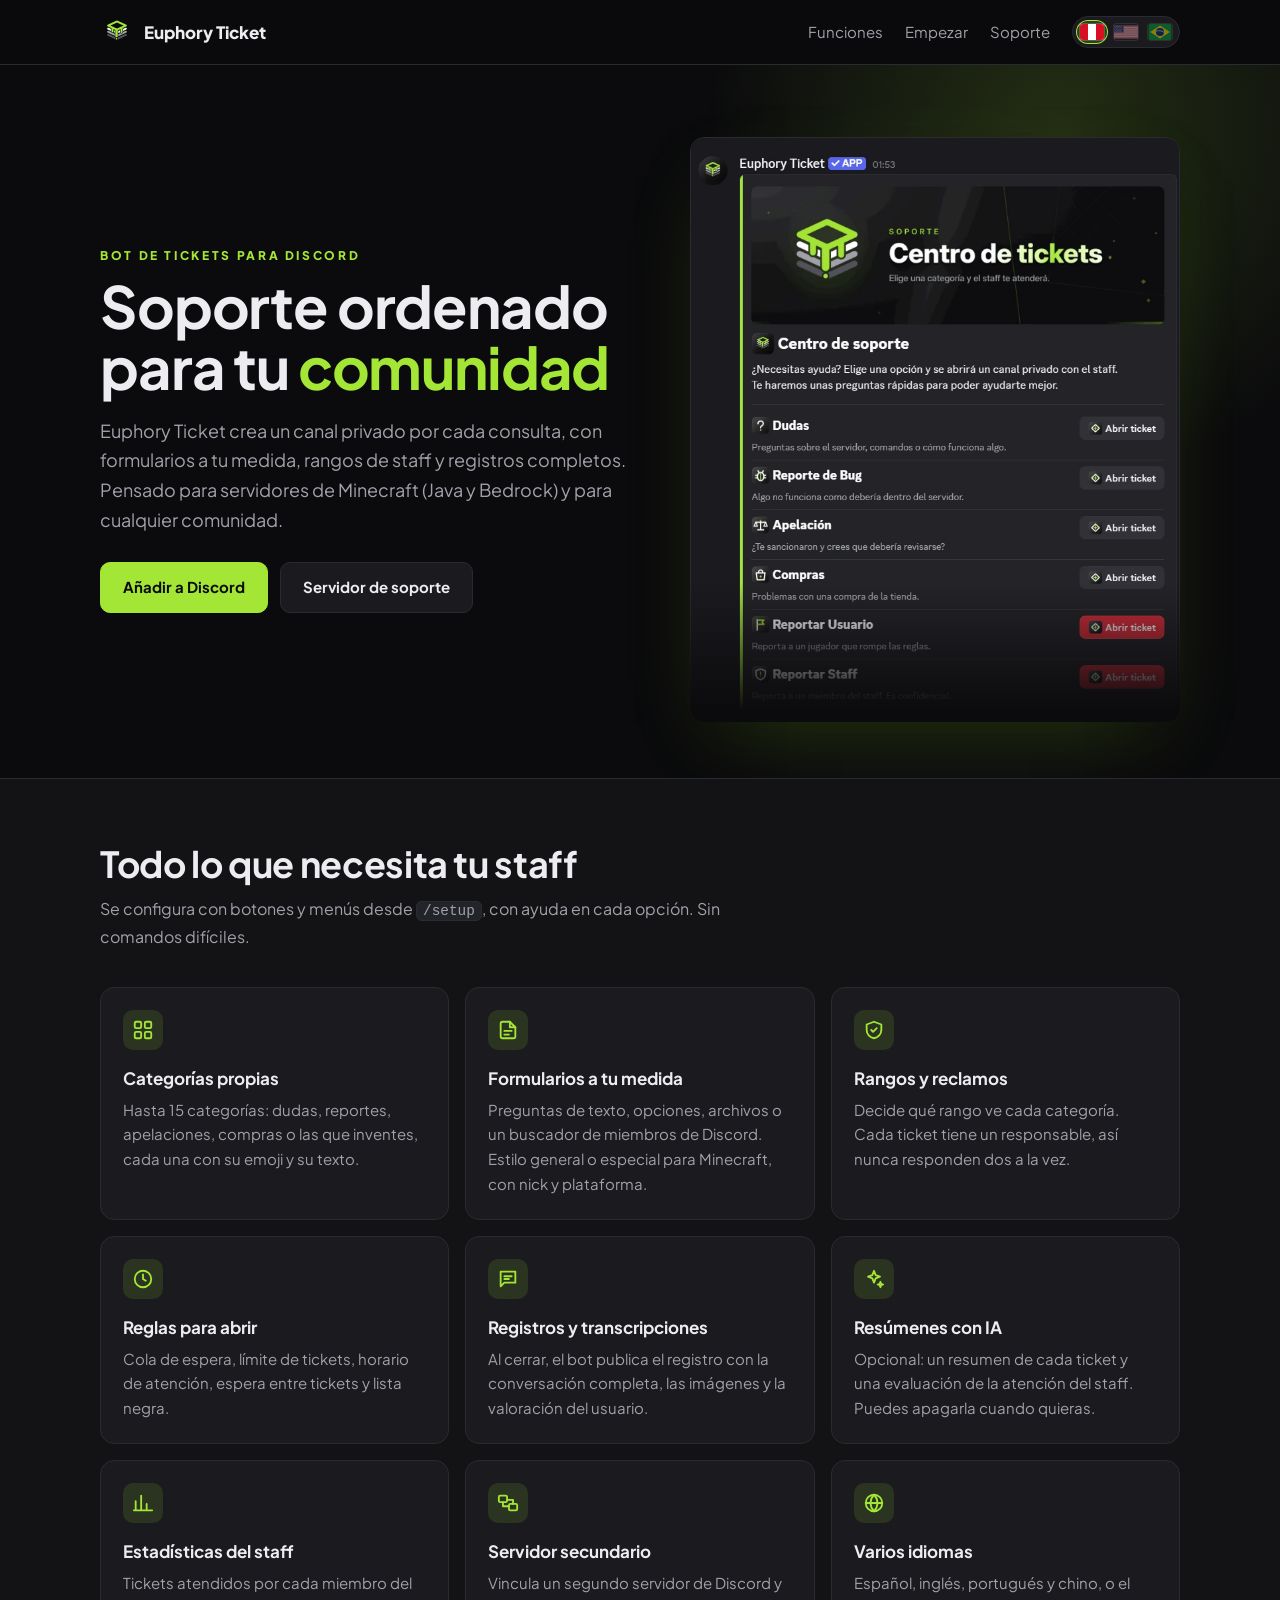
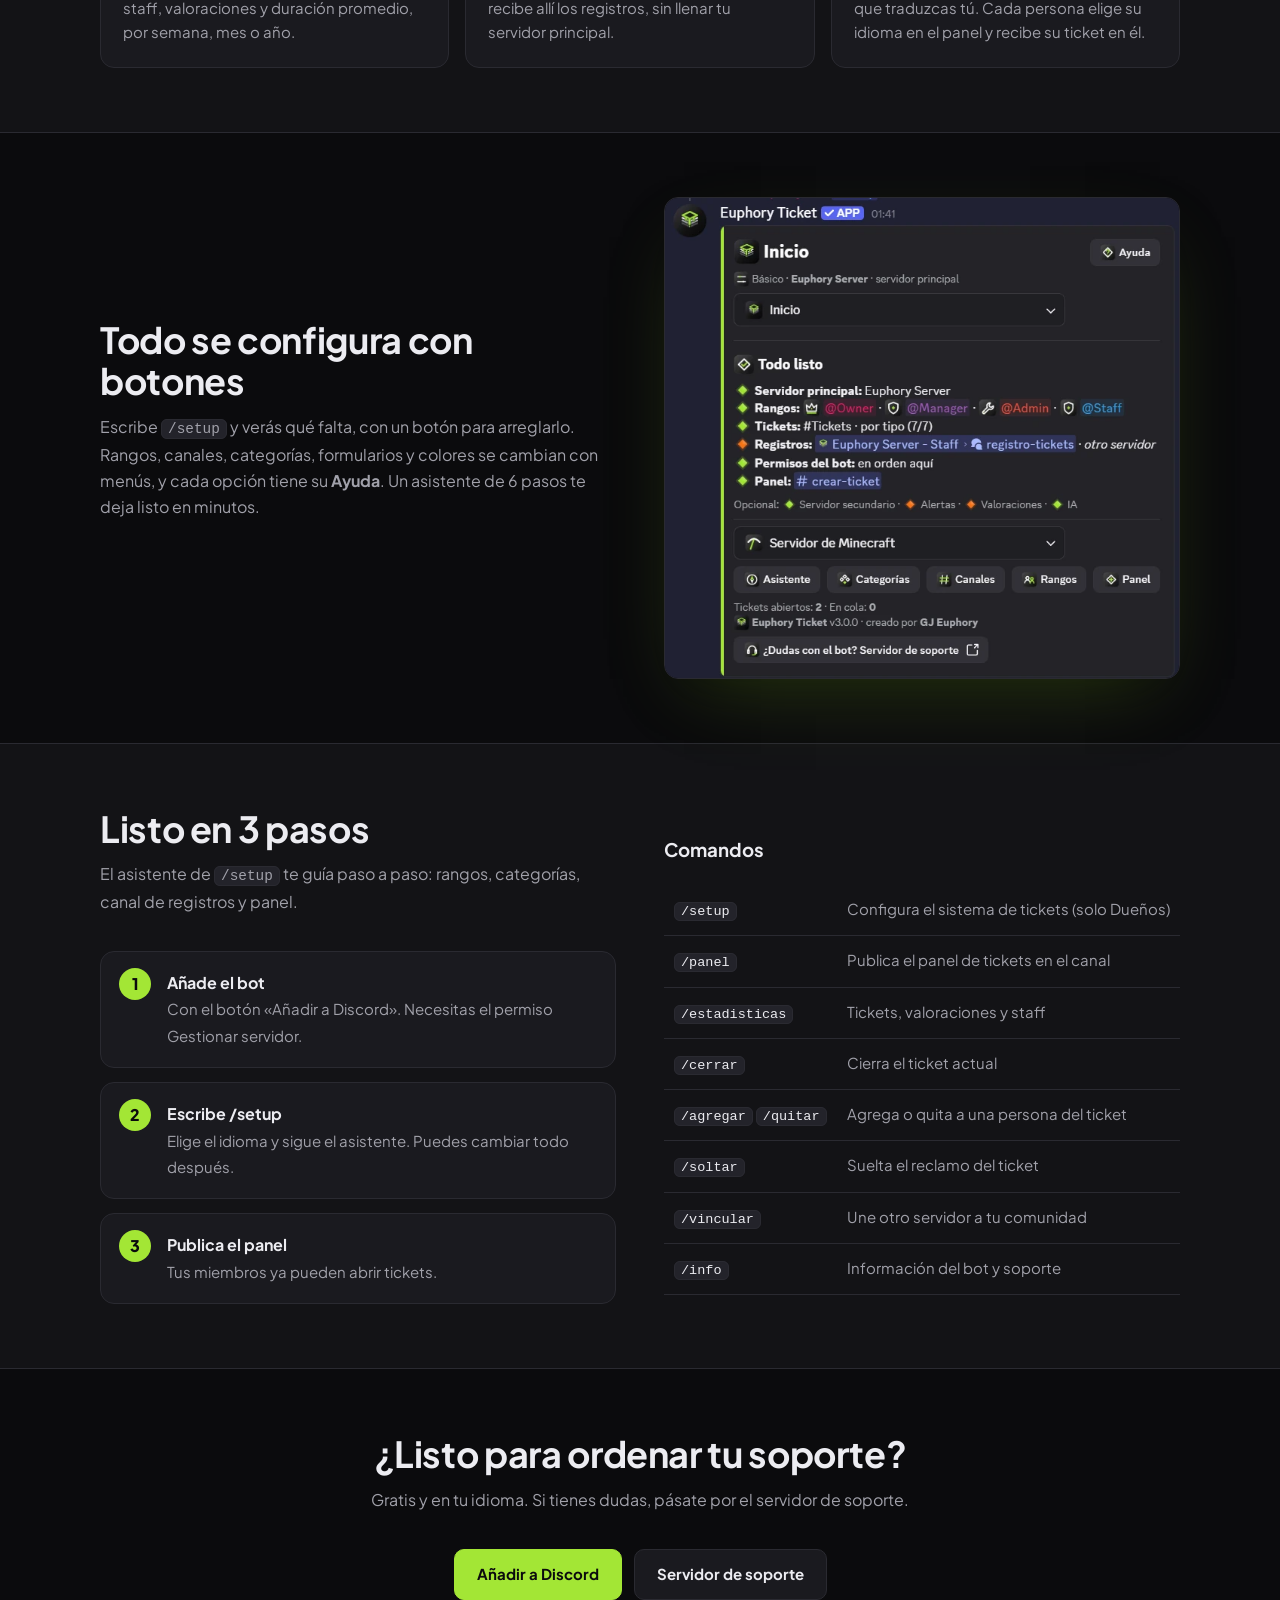
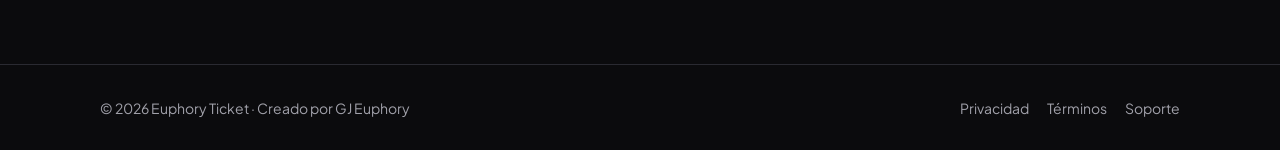
<file: index.html>
<!doctype html>
<html lang="es">
<head>
  <meta charset="utf-8">
  <meta name="viewport" content="width=device-width, initial-scale=1">
  <title>Euphory Ticket · Bot de tickets para Discord</title>
  <meta name="description" content="Bot de tickets para comunidades de Discord y servidores de Minecraft: formularios propios, rangos de staff, reclamos, cola, valoraciones, transcripciones y resúmenes con IA.">
  <meta name="theme-color" content="#a3e635">
  <link rel="alternate" hreflang="en" href="en.html"><link rel="alternate" hreflang="pt" href="pt.html">
  <meta property="og:type" content="website">
  <meta property="og:site_name" content="Euphory Ticket">
  <meta property="og:title" content="Euphory Ticket · Bot de tickets para Discord">
  <meta property="og:description" content="Bot de tickets para comunidades de Discord y servidores de Minecraft: formularios propios, rangos de staff, reclamos, cola, valoraciones, transcripciones y resúmenes con IA.">
  <meta property="og:url" content="https://gj-euphory-21.github.io/euphory-tickets/">
  <meta property="og:image" content="https://gj-euphory-21.github.io/euphory-tickets/preview.png">
  <meta property="og:image:width" content="1200">
  <meta property="og:image:height" content="630">
  <meta property="og:locale" content="es_PE">
  <meta name="twitter:card" content="summary_large_image">
  <meta name="twitter:image" content="https://gj-euphory-21.github.io/euphory-tickets/preview.png">
  <link rel="icon" href="[data-uri]">
  <link rel="preconnect" href="https://fonts.googleapis.com">
  <link rel="preconnect" href="https://fonts.gstatic.com" crossorigin>
  <link href="https://fonts.googleapis.com/css2?family=Plus+Jakarta+Sans:wght@400;600;700;800&display=swap" rel="stylesheet">
  <style>
/* Euphory Ticket · estilo de la web */
:root {
  --fondo: #0b0b0d;
  --fondo-2: #131316;
  --tarjeta: #1a1a1f;
  --borde: #2a2a31;
  --texto: #ececf1;
  --suave: #a1a1aa;
  --lima: #a3e635;
  --lima-osc: #65a30d;
  --rojo: #ef4444;
  --radio: 14px;
  --ancho: 1080px;
}

* { box-sizing: border-box; }
html { scroll-behavior: smooth; }
body {
  margin: 0;
  background: var(--fondo);
  color: var(--texto);
  font-family: 'Plus Jakarta Sans', system-ui, -apple-system, 'Segoe UI', sans-serif;
  font-size: 16px;
  line-height: 1.65;
  -webkit-font-smoothing: antialiased;
}
img { max-width: 100%; display: block; }
a { color: var(--lima); text-decoration: none; }
a:hover { text-decoration: underline; }

.contenedor { width: min(var(--ancho), 100% - 32px); margin-inline: auto; }

/* ---------- Barra superior ---------- */
.barra {
  position: sticky; top: 0; z-index: 10;
  background: color-mix(in srgb, var(--fondo) 85%, transparent);
  backdrop-filter: blur(10px);
  border-bottom: 1px solid var(--borde);
}
.barra .contenedor { display: flex; align-items: center; justify-content: space-between; gap: 16px; height: 64px; }
.marca { display: flex; align-items: center; gap: 10px; color: var(--texto); font-weight: 800; font-size: 17px; }
.marca:hover { text-decoration: none; }
.marca img { width: 34px; height: 34px; }
.menu { display: flex; gap: 22px; font-size: 15px; }
.menu a { color: var(--suave); }
.menu a:hover { color: var(--texto); text-decoration: none; }
@media (max-width: 640px) { .menu .opcional { display: none; } }

/* ---------- Botones ---------- */
.boton {
  display: inline-flex; align-items: center; gap: 8px;
  padding: 12px 22px; border-radius: 10px;
  font-weight: 700; font-size: 15px;
  border: 1px solid var(--borde);
  background: var(--tarjeta); color: var(--texto);
  transition: transform .15s ease, background .15s ease;
}
.boton:hover { text-decoration: none; transform: translateY(-1px); background: #22222a; }
.boton.principal { background: var(--lima); color: #0b0b0d; border-color: var(--lima); }
.boton.principal:hover { background: #b6f04f; }

/* ---------- Portada ---------- */
.portada { position: relative; overflow: hidden; padding: 72px 0 56px; }
.portada::before {
  content: ''; position: absolute; inset: -40% -10% auto auto; width: 700px; height: 700px;
  background: radial-gradient(closest-side, rgba(163, 230, 53, .16), transparent);
  pointer-events: none;
}
.portada .contenedor { display: grid; grid-template-columns: 1.05fr .95fr; gap: 48px; align-items: center; }
.etiqueta { color: var(--lima); font-weight: 800; letter-spacing: .22em; font-size: 12px; text-transform: uppercase; }
.portada h1 { font-size: clamp(36px, 6vw, 58px); line-height: 1.05; margin: 10px 0 18px; letter-spacing: -.02em; }
.portada h1 span { color: var(--lima); }
.portada p.lema { color: var(--suave); font-size: 18px; max-width: 34em; margin: 0 0 28px; }
.acciones { display: flex; flex-wrap: wrap; gap: 12px; }
.captura {
  border-radius: var(--radio); border: 1px solid var(--borde);
  box-shadow: 0 30px 80px -30px rgba(163, 230, 53, .25), 0 20px 50px -20px rgba(0, 0, 0, .8);
}
.portada .captura { max-height: 560px; width: auto; margin-left: auto; }
@media (max-width: 860px) {
  .portada { padding-top: 48px; }
  .portada .contenedor { grid-template-columns: 1fr; }
  .portada .captura { margin: 0 auto; max-height: 460px; }
}

/* ---------- Secciones ---------- */
section { padding: 64px 0; }
section.alterna { background: var(--fondo-2); border-block: 1px solid var(--borde); }
h2 { font-size: clamp(26px, 4vw, 36px); line-height: 1.15; margin: 0 0 12px; letter-spacing: -.01em; }
.intro { color: var(--suave); max-width: 40em; margin: 0 0 36px; }

.rejilla { display: grid; grid-template-columns: repeat(auto-fill, minmax(240px, 1fr)); gap: 16px; }
.funcion {
  background: var(--tarjeta); border: 1px solid var(--borde); border-radius: var(--radio);
  padding: 22px;
}
.funcion .icono {
  width: 40px; height: 40px; border-radius: 10px; margin-bottom: 14px;
  display: grid; place-items: center;
  background: rgba(163, 230, 53, .12); color: var(--lima);
}
.funcion .icono svg { width: 22px; height: 22px; }
.funcion h3 { margin: 0 0 6px; font-size: 17px; }
.funcion p { margin: 0; color: var(--suave); font-size: 15px; }

.dos { display: grid; grid-template-columns: 1fr 1fr; gap: 48px; align-items: center; }
@media (max-width: 860px) { .dos { grid-template-columns: 1fr; } }

.pasos { counter-reset: paso; list-style: none; padding: 0; margin: 0; display: grid; gap: 14px; }
.pasos li {
  counter-increment: paso; position: relative;
  background: var(--tarjeta); border: 1px solid var(--borde); border-radius: var(--radio);
  padding: 18px 20px 18px 66px;
}
.pasos li::before {
  content: counter(paso); position: absolute; left: 18px; top: 16px;
  width: 32px; height: 32px; border-radius: 50%;
  display: grid; place-items: center;
  background: var(--lima); color: #0b0b0d; font-weight: 800;
}
.pasos strong { display: block; }
.pasos span { color: var(--suave); font-size: 15px; }

code {
  font-family: ui-monospace, 'SFMono-Regular', Consolas, monospace; font-size: .9em;
  background: #23232a; border: 1px solid var(--borde); border-radius: 6px; padding: 1px 6px;
}

.comandos { width: 100%; border-collapse: collapse; font-size: 15px; }
.comandos td { padding: 12px 10px; border-bottom: 1px solid var(--borde); vertical-align: top; }
.comandos td:first-child { white-space: nowrap; width: 1%; }
.comandos td:last-child { color: var(--suave); }

.llamada { text-align: center; }
.llamada .acciones { justify-content: center; }

/* ---------- Páginas de texto (privacidad y términos) ---------- */
.documento { padding: 56px 0 72px; }
.documento .contenedor { max-width: 760px; }
.documento h1 { font-size: clamp(30px, 5vw, 42px); line-height: 1.1; margin: 8px 0 6px; }
.documento .fecha { color: var(--suave); margin: 0 0 32px; font-size: 15px; }
.documento h2 { font-size: 24px; margin: 44px 0 12px; padding-top: 8px; }
.documento h3 { font-size: 18px; margin: 28px 0 8px; }
.documento p, .documento li { color: #d4d4d8; }
.documento ul, .documento ol { padding-left: 22px; }
.documento li { margin: 6px 0; }
.documento .resumen {
  background: rgba(163, 230, 53, .08); border: 1px solid rgba(163, 230, 53, .35);
  border-radius: var(--radio); padding: 16px 20px; color: var(--texto);
}
.indice {
  background: var(--tarjeta); border: 1px solid var(--borde); border-radius: var(--radio);
  padding: 16px 20px; margin-bottom: 8px;
}
.indice strong { display: block; margin-bottom: 4px; }
.indice ol { margin: 0; }
.tabla { width: 100%; overflow-x: auto; margin: 16px 0; }
.tabla table { width: 100%; border-collapse: collapse; font-size: 15px; min-width: 520px; }
.tabla th, .tabla td { text-align: left; padding: 10px 12px; border-bottom: 1px solid var(--borde); vertical-align: top; }
.tabla th { color: var(--texto); background: var(--tarjeta); }
.tabla td { color: #d4d4d8; }

/* ---------- Pie ---------- */
footer { border-top: 1px solid var(--borde); padding: 32px 0; color: var(--suave); font-size: 14px; }
footer .contenedor { display: flex; flex-wrap: wrap; gap: 12px 24px; justify-content: space-between; align-items: center; }
footer nav { display: flex; flex-wrap: wrap; gap: 18px; }
footer a { color: var(--suave); }
footer a:hover { color: var(--texto); }

.idioma {
  display: inline-flex; align-items: center; gap: 4px; padding: 4px; border-radius: 999px;
  border: 1px solid var(--borde); background: var(--tarjeta);
}
.idioma a, .idioma span { display: inline-flex; padding: 3px; border-radius: 999px; line-height: 0; }
.idioma svg { width: 24px; height: 16px; border-radius: 3px; box-shadow: 0 0 0 1px rgba(255,255,255,.18); }
.idioma a { opacity: .5; transition: opacity .15s, transform .15s; }
.idioma a:hover { opacity: 1; transform: translateY(-1px); }
.idioma span { background: rgba(163,230,53,.18); box-shadow: 0 0 0 1px var(--lima); }
.menu { align-items: center; }
.marca { white-space: nowrap; }
/* Capturas: siempre con su proporción real */
.captura { height: auto !important; max-height: none !important; width: 100%; }
.portada .captura { width: 100%; max-width: 560px; }
.marco { position: relative; max-width: 560px; margin-left: auto; }
.marco::after { content: ''; position: absolute; left: 0; right: 0; bottom: 0; height: 140px; border-radius: 0 0 var(--radio) var(--radio);
  background: linear-gradient(180deg, rgba(11, 11, 13, 0), var(--fondo) 92%); pointer-events: none; }
@media (max-width: 860px) { .marco { margin: 0 auto; } }
@media (max-width: 480px) { .menu > a { display: none; } }
.rejilla { grid-template-columns: repeat(3, 1fr); }
@media (max-width: 860px) { .rejilla { grid-template-columns: repeat(2, 1fr); } }
@media (max-width: 560px) { .rejilla { grid-template-columns: 1fr; } }
</style>
</head>
<body>
  <header class="barra">
    <div class="contenedor">
      <a class="marca" href="./"><img src="[data-uri]" alt="">Euphory Ticket</a>
      <nav class="menu">
        <a class="opcional" href="#funciones">Funciones</a>
        <a class="opcional" href="#empezar">Empezar</a>
        <a href="https://discord.gg/Eh2tzxXeHK">Soporte</a>
        <div class="idioma" role="navigation" aria-label="Idioma / Language"><span title="Español (Latinoamérica)" aria-current="true"><svg viewBox="0 0 30 20" aria-hidden="true"><rect width="30" height="20" fill="#fff"/><rect width="10" height="20" fill="#D91023"/><rect x="20" width="10" height="20" fill="#D91023"/></svg></span><a href="en.html" hreflang="en" lang="en" title="English (US)" aria-label="English (US)"><svg viewBox="0 0 190 100" aria-hidden="true"><rect width="190" height="100" fill="#fff"/><rect y="0.000" width="190" height="7.692" fill="#B22234"/><rect y="15.385" width="190" height="7.692" fill="#B22234"/><rect y="30.769" width="190" height="7.692" fill="#B22234"/><rect y="46.154" width="190" height="7.692" fill="#B22234"/><rect y="61.538" width="190" height="7.692" fill="#B22234"/><rect y="76.923" width="190" height="7.692" fill="#B22234"/><rect y="92.308" width="190" height="7.692" fill="#B22234"/><rect width="76" height="53.85" fill="#3C3B6E"/><circle cx="6.0" cy="5.4" r="2.6" fill="#fff"/><circle cx="18.6" cy="5.4" r="2.6" fill="#fff"/><circle cx="31.2" cy="5.4" r="2.6" fill="#fff"/><circle cx="43.8" cy="5.4" r="2.6" fill="#fff"/><circle cx="56.4" cy="5.4" r="2.6" fill="#fff"/><circle cx="12.3" cy="16.0" r="2.6" fill="#fff"/><circle cx="24.900000000000002" cy="16.0" r="2.6" fill="#fff"/><circle cx="37.5" cy="16.0" r="2.6" fill="#fff"/><circle cx="50.099999999999994" cy="16.0" r="2.6" fill="#fff"/><circle cx="6.0" cy="26.6" r="2.6" fill="#fff"/><circle cx="18.6" cy="26.6" r="2.6" fill="#fff"/><circle cx="31.2" cy="26.6" r="2.6" fill="#fff"/><circle cx="43.8" cy="26.6" r="2.6" fill="#fff"/><circle cx="56.4" cy="26.6" r="2.6" fill="#fff"/><circle cx="12.3" cy="37.199999999999996" r="2.6" fill="#fff"/><circle cx="24.900000000000002" cy="37.199999999999996" r="2.6" fill="#fff"/><circle cx="37.5" cy="37.199999999999996" r="2.6" fill="#fff"/><circle cx="50.099999999999994" cy="37.199999999999996" r="2.6" fill="#fff"/><circle cx="6.0" cy="47.8" r="2.6" fill="#fff"/><circle cx="18.6" cy="47.8" r="2.6" fill="#fff"/><circle cx="31.2" cy="47.8" r="2.6" fill="#fff"/><circle cx="43.8" cy="47.8" r="2.6" fill="#fff"/><circle cx="56.4" cy="47.8" r="2.6" fill="#fff"/></svg></a><a href="pt.html" hreflang="pt" lang="pt" title="Português (Brasil)" aria-label="Português (Brasil)"><svg viewBox="0 0 20 14" aria-hidden="true"><rect width="20" height="14" fill="#009C3B"/><path d="M10 1.3 18.6 7 10 12.7 1.4 7Z" fill="#FFDF00"/><circle cx="10" cy="7" r="3.5" fill="#002776"/><path d="M6.6 6.2c2.3-.7 4.8-.4 6.8 1" stroke="#fff" stroke-width=".55" fill="none"/></svg></a></div>
      </nav>
    </div>
  </header>

  <main>
    <section class="portada">
      <div class="contenedor">
        <div>
          <div class="etiqueta">Bot de tickets para Discord</div>
          <h1>Soporte ordenado para tu <span>comunidad</span></h1>
          <p class="lema">Euphory Ticket crea un canal privado por cada consulta, con formularios a tu medida, rangos de staff y registros completos. Pensado para servidores de Minecraft (Java y Bedrock) y para cualquier comunidad.</p>
          <div class="acciones">
            <a class="boton principal" href="https://discord.com/oauth2/authorize?client_id=1565609002463793242&amp;permissions=309506206736&amp;scope=bot%20applications.commands">Añadir a Discord</a>
            <a class="boton" href="https://discord.gg/Eh2tzxXeHK">Servidor de soporte</a>
          </div>
        </div>
        <div class="marco"><img class="captura" src="[data-uri]" alt="Panel de tickets de Euphory Ticket en Discord" width="736" height="879"></div>
      </div>
    </section>

    <section id="funciones" class="alterna">
      <div class="contenedor">
        <h2>Todo lo que necesita tu staff</h2>
        <p class="intro">Se configura con botones y menús desde <code>/setup</code>, con ayuda en cada opción. Sin comandos difíciles.</p>
        <div class="rejilla">
          <div class="funcion">
            <div class="icono"><svg viewBox="0 0 24 24" fill="none" stroke="currentColor" stroke-width="2" stroke-linecap="round" stroke-linejoin="round"><rect x="3" y="3" width="7" height="7" rx="1.5"/><rect x="14" y="3" width="7" height="7" rx="1.5"/><rect x="3" y="14" width="7" height="7" rx="1.5"/><rect x="14" y="14" width="7" height="7" rx="1.5"/></svg></div>
            <h3>Categorías propias</h3>
            <p>Hasta 15 categorías: dudas, reportes, apelaciones, compras o las que inventes, cada una con su emoji y su texto.</p>
          </div>
          <div class="funcion">
            <div class="icono"><svg viewBox="0 0 24 24" fill="none" stroke="currentColor" stroke-width="2" stroke-linecap="round" stroke-linejoin="round"><path d="M14 3H6a2 2 0 0 0-2 2v14a2 2 0 0 0 2 2h12a2 2 0 0 0 2-2V9z"/><path d="M14 3v6h6M8 13h8M8 17h5"/></svg></div>
            <h3>Formularios a tu medida</h3>
            <p>Preguntas de texto, opciones, archivos o un buscador de miembros de Discord. Estilo general o especial para Minecraft, con nick y plataforma.</p>
          </div>
          <div class="funcion">
            <div class="icono"><svg viewBox="0 0 24 24" fill="none" stroke="currentColor" stroke-width="2" stroke-linecap="round" stroke-linejoin="round"><path d="M12 3l8 3v6c0 4.5-3.4 8.3-8 9-4.6-.7-8-4.5-8-9V6z"/><path d="M9 12l2 2 4-4"/></svg></div>
            <h3>Rangos y reclamos</h3>
            <p>Decide qué rango ve cada categoría. Cada ticket tiene un responsable, así nunca responden dos a la vez.</p>
          </div>
          <div class="funcion">
            <div class="icono"><svg viewBox="0 0 24 24" fill="none" stroke="currentColor" stroke-width="2" stroke-linecap="round" stroke-linejoin="round"><circle cx="12" cy="12" r="9"/><path d="M12 7v5l3 2"/></svg></div>
            <h3>Reglas para abrir</h3>
            <p>Cola de espera, límite de tickets, horario de atención, espera entre tickets y lista negra.</p>
          </div>
          <div class="funcion">
            <div class="icono"><svg viewBox="0 0 24 24" fill="none" stroke="currentColor" stroke-width="2" stroke-linecap="round" stroke-linejoin="round"><path d="M4 4h16v12H8l-4 4z"/><path d="M8 9h8M8 12h5"/></svg></div>
            <h3>Registros y transcripciones</h3>
            <p>Al cerrar, el bot publica el registro con la conversación completa, las imágenes y la valoración del usuario.</p>
          </div>
          <div class="funcion">
            <div class="icono"><svg viewBox="0 0 24 24" fill="none" stroke="currentColor" stroke-width="2" stroke-linecap="round" stroke-linejoin="round"><path d="M12 3l1.8 4.7L18.5 9.5l-4.7 1.8L12 16l-1.8-4.7L5.5 9.5l4.7-1.8z"/><path d="M19 15l.8 2.2L22 18l-2.2.8L19 21l-.8-2.2L16 18l2.2-.8z"/></svg></div>
            <h3>Resúmenes con IA</h3>
            <p>Opcional: un resumen de cada ticket y una evaluación de la atención del staff. Puedes apagarla cuando quieras.</p>
          </div>
          <div class="funcion">
            <div class="icono"><svg viewBox="0 0 24 24" fill="none" stroke="currentColor" stroke-width="2" stroke-linecap="round" stroke-linejoin="round"><path d="M4 20V10M10 20V4M16 20v-7M22 20H2"/></svg></div>
            <h3>Estadísticas del staff</h3>
            <p>Tickets atendidos por cada miembro del staff, valoraciones y duración promedio, por semana, mes o año.</p>
          </div>
          <div class="funcion">
            <div class="icono"><svg viewBox="0 0 24 24" fill="none" stroke="currentColor" stroke-width="2" stroke-linecap="round" stroke-linejoin="round"><rect x="2" y="4" width="9" height="7" rx="1.5"/><rect x="13" y="13" width="9" height="7" rx="1.5"/><path d="M6.5 11v4.5H13M17.5 13V8.5H11"/></svg></div>
            <h3>Servidor secundario</h3>
            <p>Vincula un segundo servidor de Discord y recibe allí los registros, sin llenar tu servidor principal.</p>
          </div>
          <div class="funcion">
            <div class="icono"><svg viewBox="0 0 24 24" fill="none" stroke="currentColor" stroke-width="2" stroke-linecap="round" stroke-linejoin="round"><circle cx="12" cy="12" r="9"/><path d="M3 12h18"/><path d="M12 3c2.5 2.6 3.8 5.6 3.8 9s-1.3 6.4-3.8 9c-2.5-2.6-3.8-5.6-3.8-9S9.5 5.6 12 3z"/></svg></div>
            <h3>Varios idiomas</h3>
            <p>Español, inglés, portugués y chino, o el que traduzcas tú. Cada persona elige su idioma en el panel y recibe su ticket en él.</p>
          </div>
        </div>
      </div>
    </section>

    <section>
      <div class="contenedor dos">
        <div>
          <h2>Todo se configura con botones</h2>
          <p class="intro">Escribe <code>/setup</code> y verás qué falta, con un botón para arreglarlo. Rangos, canales, categorías, formularios y colores se cambian con menús, y cada opción tiene su <strong>Ayuda</strong>. Un asistente de 6 pasos te deja listo en minutos.</p>
        </div>
        <img class="captura" src="[data-uri]" alt="Página de inicio de /setup con el estado de la configuración" width="682" height="636" loading="lazy">
      </div>
    </section>

    <section id="empezar" class="alterna">
      <div class="contenedor dos">
        <div>
          <h2>Listo en 3 pasos</h2>
          <p class="intro">El asistente de <code>/setup</code> te guía paso a paso: rangos, categorías, canal de registros y panel.</p>
          <ol class="pasos">
            <li><strong>Añade el bot</strong><span>Con el botón «Añadir a Discord». Necesitas el permiso Gestionar servidor.</span></li>
            <li><strong>Escribe /setup</strong><span>Elige el idioma y sigue el asistente. Puedes cambiar todo después.</span></li>
            <li><strong>Publica el panel</strong><span>Tus miembros ya pueden abrir tickets.</span></li>
          </ol>
        </div>
        <div>
          <h3>Comandos</h3>
          <table class="comandos">
            <tr><td><code>/setup</code></td><td>Configura el sistema de tickets (solo Dueños)</td></tr>
            <tr><td><code>/panel</code></td><td>Publica el panel de tickets en el canal</td></tr>
            <tr><td><code>/estadisticas</code></td><td>Tickets, valoraciones y staff</td></tr>
            <tr><td><code>/cerrar</code></td><td>Cierra el ticket actual</td></tr>
            <tr><td><code>/agregar</code> <code>/quitar</code></td><td>Agrega o quita a una persona del ticket</td></tr>
            <tr><td><code>/soltar</code></td><td>Suelta el reclamo del ticket</td></tr>
            <tr><td><code>/vincular</code></td><td>Une otro servidor a tu comunidad</td></tr>
            <tr><td><code>/info</code></td><td>Información del bot y soporte</td></tr>
          </table>
        </div>
      </div>
    </section>

    <section class="llamada">
      <div class="contenedor">
        <h2>¿Listo para ordenar tu soporte?</h2>
        <p class="intro" style="margin-inline:auto">Gratis y en tu idioma. Si tienes dudas, pásate por el servidor de soporte.</p>
        <div class="acciones">
          <a class="boton principal" href="https://discord.com/oauth2/authorize?client_id=1565609002463793242&amp;permissions=309506206736&amp;scope=bot%20applications.commands">Añadir a Discord</a>
          <a class="boton" href="https://discord.gg/Eh2tzxXeHK">Servidor de soporte</a>
        </div>
      </div>
    </section>
  </main>

  <footer>
    <div class="contenedor">
      <span>© 2026 Euphory Ticket · Creado por GJ Euphory</span>
      <nav>
        <a href="privacidad.html">Privacidad</a>
        <a href="terminos.html">Términos</a>
        <a href="https://discord.gg/Eh2tzxXeHK">Soporte</a>
      </nav>
    </div>
  </footer>
</body>
</html>
</file>
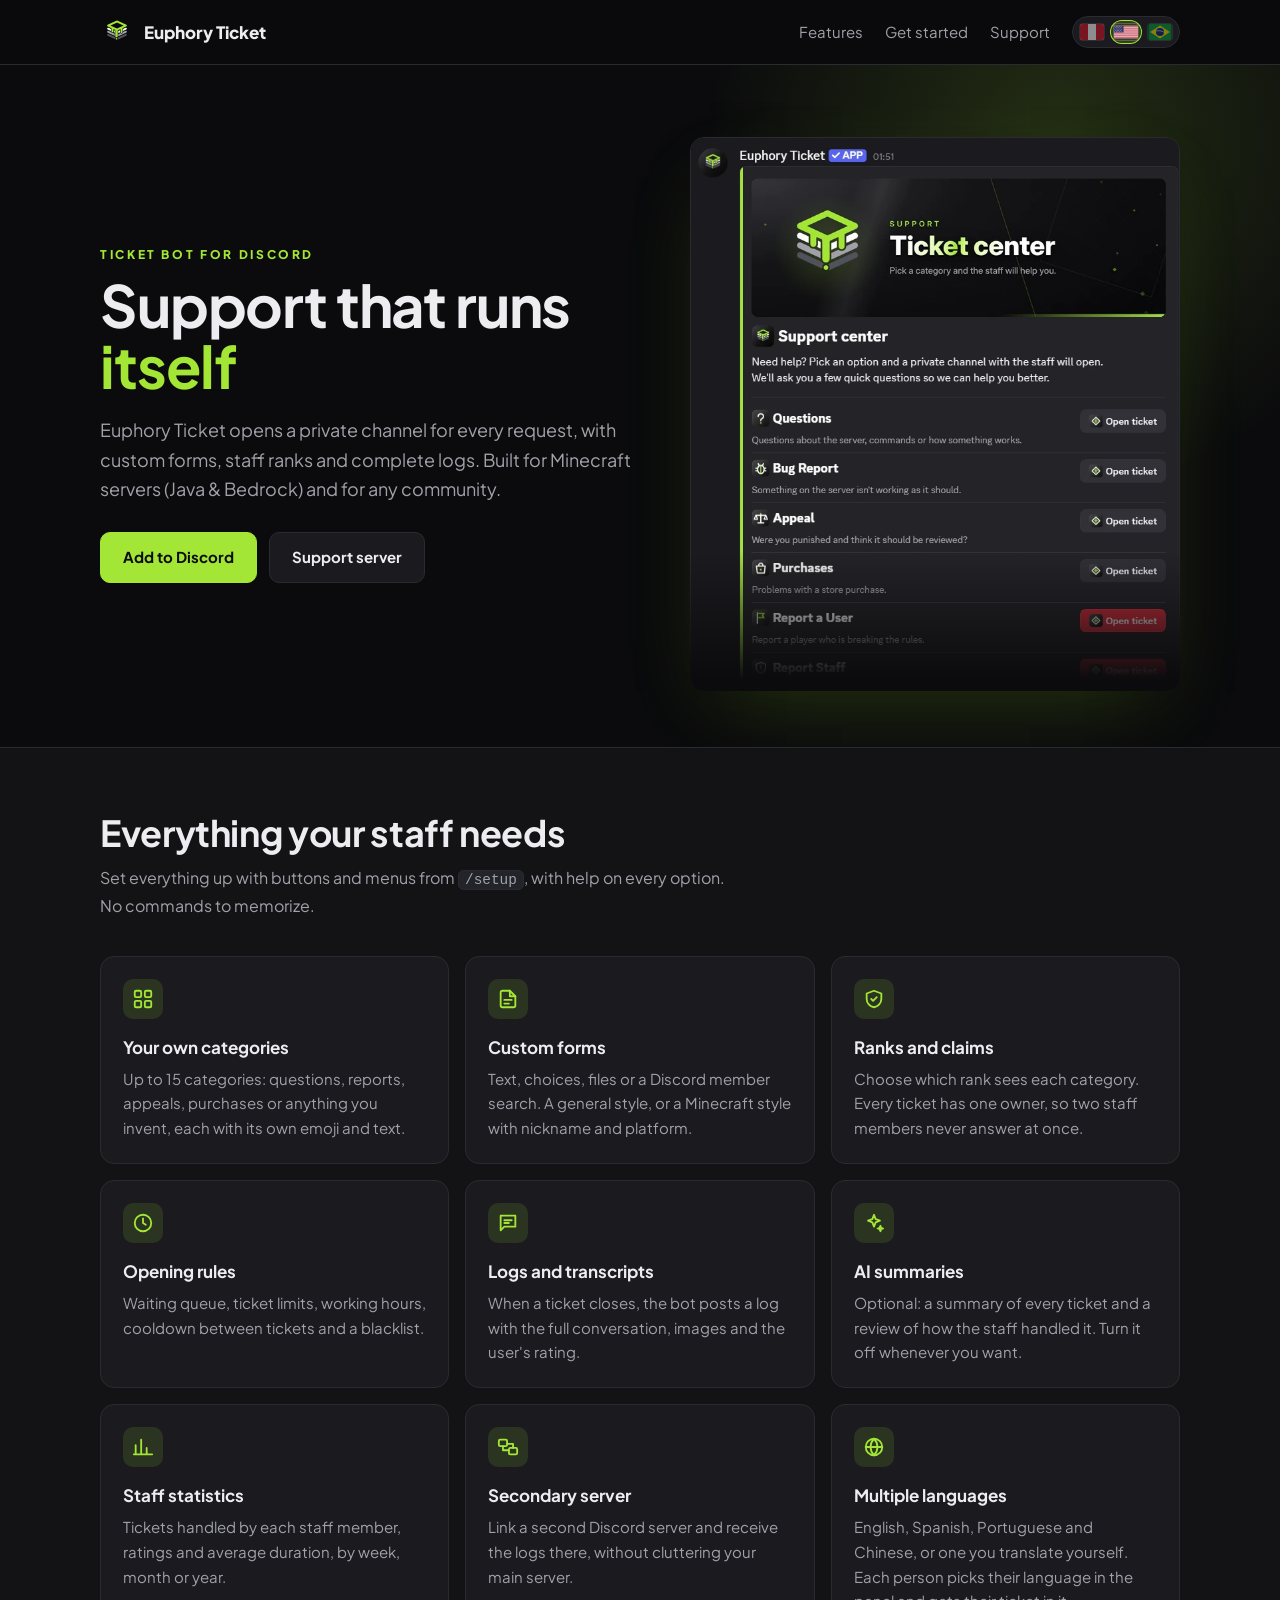
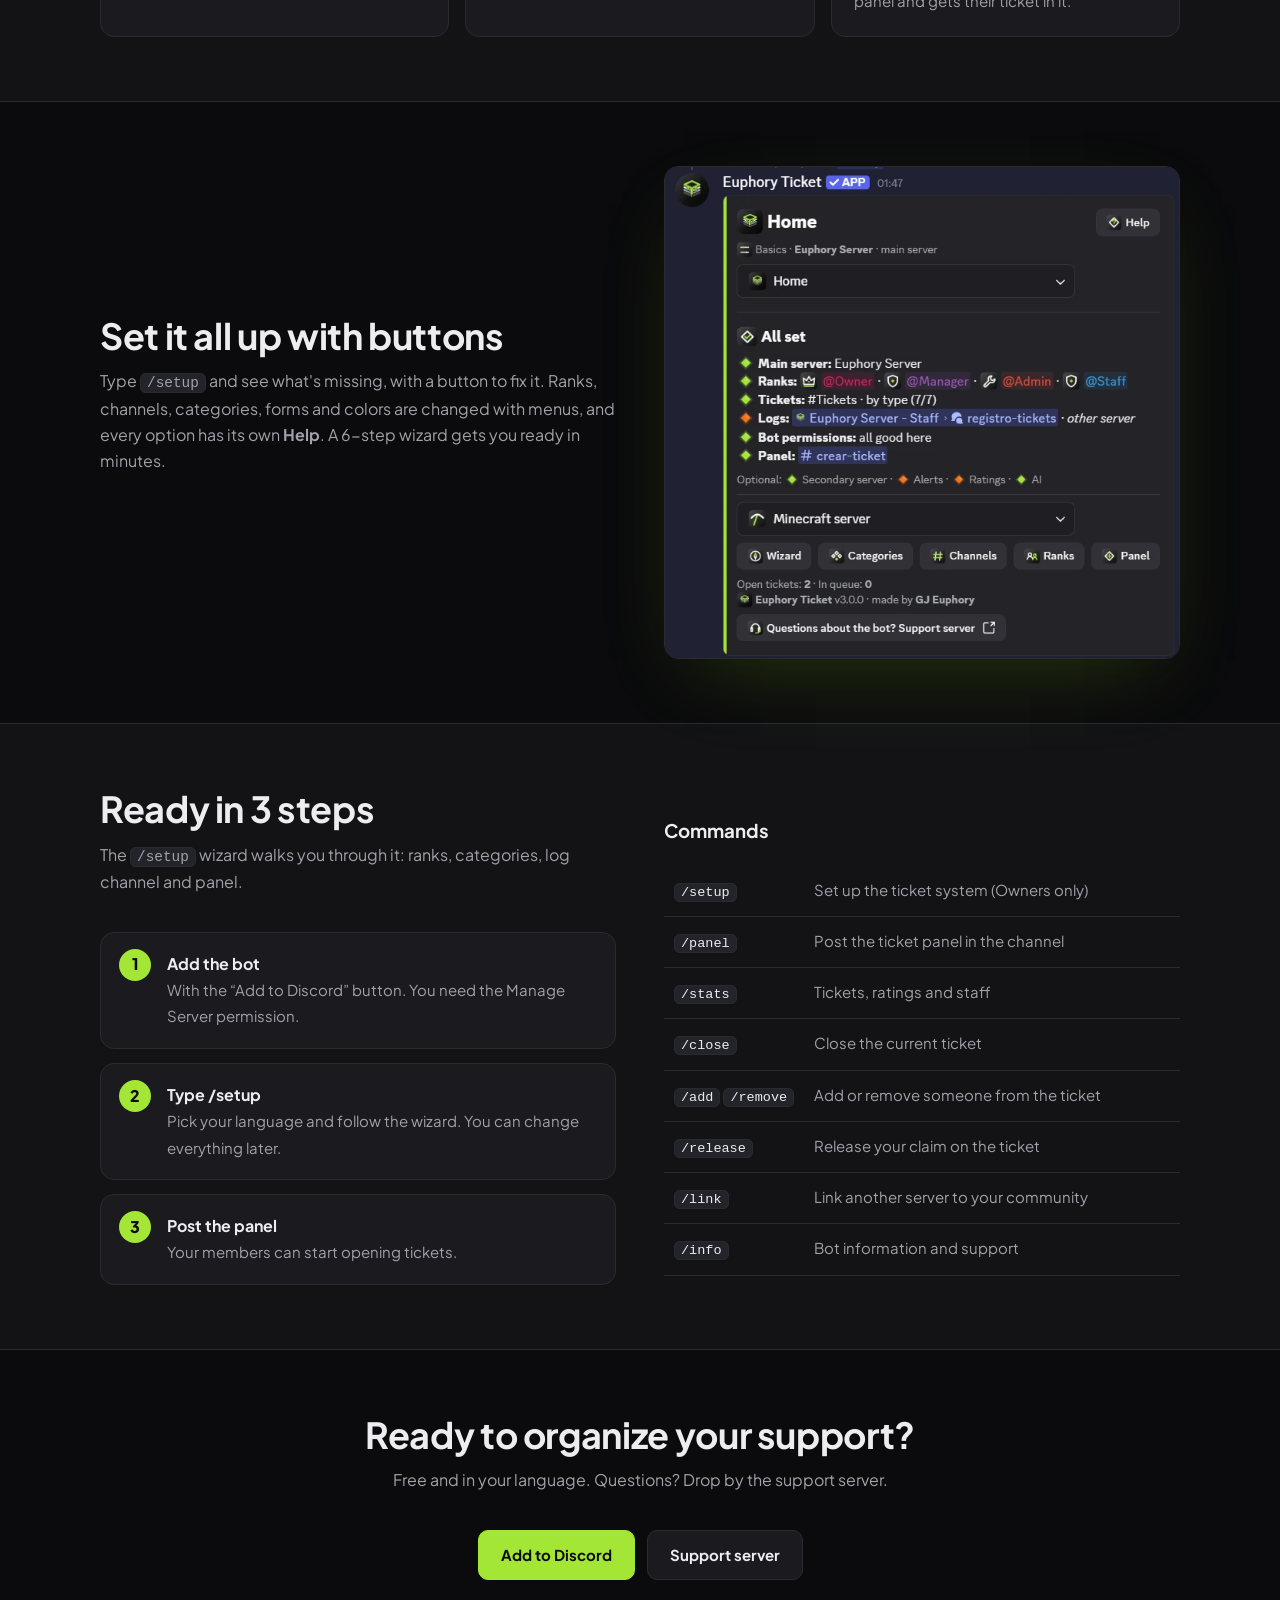
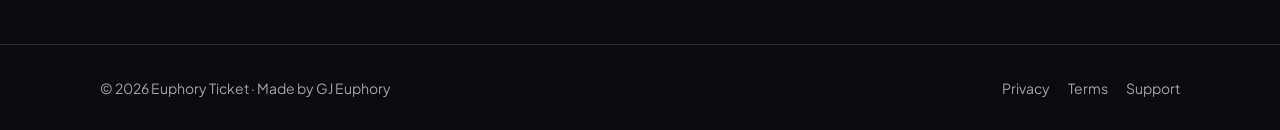
<file: en.html>
<!doctype html>
<html lang="en">
<head>
  <meta charset="utf-8">
  <meta name="viewport" content="width=device-width, initial-scale=1">
  <title>Euphory Ticket · Ticket bot for Discord</title>
  <meta name="description" content="Ticket bot for Discord communities and Minecraft servers: custom forms, staff ranks, claims, queues, ratings, transcripts and AI summaries.">
  <meta name="theme-color" content="#a3e635">
  <link rel="alternate" hreflang="es" href="./"><link rel="alternate" hreflang="pt" href="pt.html">
  <meta property="og:type" content="website">
  <meta property="og:site_name" content="Euphory Ticket">
  <meta property="og:title" content="Euphory Ticket · Ticket bot for Discord">
  <meta property="og:description" content="Ticket bot for Discord communities and Minecraft servers: custom forms, staff ranks, claims, queues, ratings, transcripts and AI summaries.">
  <meta property="og:url" content="https://gj-euphory-21.github.io/euphory-tickets/en.html">
  <meta property="og:image" content="https://gj-euphory-21.github.io/euphory-tickets/preview-en.png">
  <meta property="og:image:width" content="1200">
  <meta property="og:image:height" content="630">
  <meta property="og:locale" content="en_US">
  <meta name="twitter:card" content="summary_large_image">
  <meta name="twitter:image" content="https://gj-euphory-21.github.io/euphory-tickets/preview-en.png">
  <link rel="icon" href="[data-uri]">
  <link rel="preconnect" href="https://fonts.googleapis.com">
  <link rel="preconnect" href="https://fonts.gstatic.com" crossorigin>
  <link href="https://fonts.googleapis.com/css2?family=Plus+Jakarta+Sans:wght@400;600;700;800&display=swap" rel="stylesheet">
  <style>
/* Euphory Ticket · estilo de la web */
:root {
  --fondo: #0b0b0d;
  --fondo-2: #131316;
  --tarjeta: #1a1a1f;
  --borde: #2a2a31;
  --texto: #ececf1;
  --suave: #a1a1aa;
  --lima: #a3e635;
  --lima-osc: #65a30d;
  --rojo: #ef4444;
  --radio: 14px;
  --ancho: 1080px;
}

* { box-sizing: border-box; }
html { scroll-behavior: smooth; }
body {
  margin: 0;
  background: var(--fondo);
  color: var(--texto);
  font-family: 'Plus Jakarta Sans', system-ui, -apple-system, 'Segoe UI', sans-serif;
  font-size: 16px;
  line-height: 1.65;
  -webkit-font-smoothing: antialiased;
}
img { max-width: 100%; display: block; }
a { color: var(--lima); text-decoration: none; }
a:hover { text-decoration: underline; }

.contenedor { width: min(var(--ancho), 100% - 32px); margin-inline: auto; }

/* ---------- Barra superior ---------- */
.barra {
  position: sticky; top: 0; z-index: 10;
  background: color-mix(in srgb, var(--fondo) 85%, transparent);
  backdrop-filter: blur(10px);
  border-bottom: 1px solid var(--borde);
}
.barra .contenedor { display: flex; align-items: center; justify-content: space-between; gap: 16px; height: 64px; }
.marca { display: flex; align-items: center; gap: 10px; color: var(--texto); font-weight: 800; font-size: 17px; }
.marca:hover { text-decoration: none; }
.marca img { width: 34px; height: 34px; }
.menu { display: flex; gap: 22px; font-size: 15px; }
.menu a { color: var(--suave); }
.menu a:hover { color: var(--texto); text-decoration: none; }
@media (max-width: 640px) { .menu .opcional { display: none; } }

/* ---------- Botones ---------- */
.boton {
  display: inline-flex; align-items: center; gap: 8px;
  padding: 12px 22px; border-radius: 10px;
  font-weight: 700; font-size: 15px;
  border: 1px solid var(--borde);
  background: var(--tarjeta); color: var(--texto);
  transition: transform .15s ease, background .15s ease;
}
.boton:hover { text-decoration: none; transform: translateY(-1px); background: #22222a; }
.boton.principal { background: var(--lima); color: #0b0b0d; border-color: var(--lima); }
.boton.principal:hover { background: #b6f04f; }

/* ---------- Portada ---------- */
.portada { position: relative; overflow: hidden; padding: 72px 0 56px; }
.portada::before {
  content: ''; position: absolute; inset: -40% -10% auto auto; width: 700px; height: 700px;
  background: radial-gradient(closest-side, rgba(163, 230, 53, .16), transparent);
  pointer-events: none;
}
.portada .contenedor { display: grid; grid-template-columns: 1.05fr .95fr; gap: 48px; align-items: center; }
.etiqueta { color: var(--lima); font-weight: 800; letter-spacing: .22em; font-size: 12px; text-transform: uppercase; }
.portada h1 { font-size: clamp(36px, 6vw, 58px); line-height: 1.05; margin: 10px 0 18px; letter-spacing: -.02em; }
.portada h1 span { color: var(--lima); }
.portada p.lema { color: var(--suave); font-size: 18px; max-width: 34em; margin: 0 0 28px; }
.acciones { display: flex; flex-wrap: wrap; gap: 12px; }
.captura {
  border-radius: var(--radio); border: 1px solid var(--borde);
  box-shadow: 0 30px 80px -30px rgba(163, 230, 53, .25), 0 20px 50px -20px rgba(0, 0, 0, .8);
}
.portada .captura { max-height: 560px; width: auto; margin-left: auto; }
@media (max-width: 860px) {
  .portada { padding-top: 48px; }
  .portada .contenedor { grid-template-columns: 1fr; }
  .portada .captura { margin: 0 auto; max-height: 460px; }
}

/* ---------- Secciones ---------- */
section { padding: 64px 0; }
section.alterna { background: var(--fondo-2); border-block: 1px solid var(--borde); }
h2 { font-size: clamp(26px, 4vw, 36px); line-height: 1.15; margin: 0 0 12px; letter-spacing: -.01em; }
.intro { color: var(--suave); max-width: 40em; margin: 0 0 36px; }

.rejilla { display: grid; grid-template-columns: repeat(auto-fill, minmax(240px, 1fr)); gap: 16px; }
.funcion {
  background: var(--tarjeta); border: 1px solid var(--borde); border-radius: var(--radio);
  padding: 22px;
}
.funcion .icono {
  width: 40px; height: 40px; border-radius: 10px; margin-bottom: 14px;
  display: grid; place-items: center;
  background: rgba(163, 230, 53, .12); color: var(--lima);
}
.funcion .icono svg { width: 22px; height: 22px; }
.funcion h3 { margin: 0 0 6px; font-size: 17px; }
.funcion p { margin: 0; color: var(--suave); font-size: 15px; }

.dos { display: grid; grid-template-columns: 1fr 1fr; gap: 48px; align-items: center; }
@media (max-width: 860px) { .dos { grid-template-columns: 1fr; } }

.pasos { counter-reset: paso; list-style: none; padding: 0; margin: 0; display: grid; gap: 14px; }
.pasos li {
  counter-increment: paso; position: relative;
  background: var(--tarjeta); border: 1px solid var(--borde); border-radius: var(--radio);
  padding: 18px 20px 18px 66px;
}
.pasos li::before {
  content: counter(paso); position: absolute; left: 18px; top: 16px;
  width: 32px; height: 32px; border-radius: 50%;
  display: grid; place-items: center;
  background: var(--lima); color: #0b0b0d; font-weight: 800;
}
.pasos strong { display: block; }
.pasos span { color: var(--suave); font-size: 15px; }

code {
  font-family: ui-monospace, 'SFMono-Regular', Consolas, monospace; font-size: .9em;
  background: #23232a; border: 1px solid var(--borde); border-radius: 6px; padding: 1px 6px;
}

.comandos { width: 100%; border-collapse: collapse; font-size: 15px; }
.comandos td { padding: 12px 10px; border-bottom: 1px solid var(--borde); vertical-align: top; }
.comandos td:first-child { white-space: nowrap; width: 1%; }
.comandos td:last-child { color: var(--suave); }

.llamada { text-align: center; }
.llamada .acciones { justify-content: center; }

/* ---------- Páginas de texto (privacidad y términos) ---------- */
.documento { padding: 56px 0 72px; }
.documento .contenedor { max-width: 760px; }
.documento h1 { font-size: clamp(30px, 5vw, 42px); line-height: 1.1; margin: 8px 0 6px; }
.documento .fecha { color: var(--suave); margin: 0 0 32px; font-size: 15px; }
.documento h2 { font-size: 24px; margin: 44px 0 12px; padding-top: 8px; }
.documento h3 { font-size: 18px; margin: 28px 0 8px; }
.documento p, .documento li { color: #d4d4d8; }
.documento ul, .documento ol { padding-left: 22px; }
.documento li { margin: 6px 0; }
.documento .resumen {
  background: rgba(163, 230, 53, .08); border: 1px solid rgba(163, 230, 53, .35);
  border-radius: var(--radio); padding: 16px 20px; color: var(--texto);
}
.indice {
  background: var(--tarjeta); border: 1px solid var(--borde); border-radius: var(--radio);
  padding: 16px 20px; margin-bottom: 8px;
}
.indice strong { display: block; margin-bottom: 4px; }
.indice ol { margin: 0; }
.tabla { width: 100%; overflow-x: auto; margin: 16px 0; }
.tabla table { width: 100%; border-collapse: collapse; font-size: 15px; min-width: 520px; }
.tabla th, .tabla td { text-align: left; padding: 10px 12px; border-bottom: 1px solid var(--borde); vertical-align: top; }
.tabla th { color: var(--texto); background: var(--tarjeta); }
.tabla td { color: #d4d4d8; }

/* ---------- Pie ---------- */
footer { border-top: 1px solid var(--borde); padding: 32px 0; color: var(--suave); font-size: 14px; }
footer .contenedor { display: flex; flex-wrap: wrap; gap: 12px 24px; justify-content: space-between; align-items: center; }
footer nav { display: flex; flex-wrap: wrap; gap: 18px; }
footer a { color: var(--suave); }
footer a:hover { color: var(--texto); }

.idioma {
  display: inline-flex; align-items: center; gap: 4px; padding: 4px; border-radius: 999px;
  border: 1px solid var(--borde); background: var(--tarjeta);
}
.idioma a, .idioma span { display: inline-flex; padding: 3px; border-radius: 999px; line-height: 0; }
.idioma svg { width: 24px; height: 16px; border-radius: 3px; box-shadow: 0 0 0 1px rgba(255,255,255,.18); }
.idioma a { opacity: .5; transition: opacity .15s, transform .15s; }
.idioma a:hover { opacity: 1; transform: translateY(-1px); }
.idioma span { background: rgba(163,230,53,.18); box-shadow: 0 0 0 1px var(--lima); }
.menu { align-items: center; }
.marca { white-space: nowrap; }
/* Capturas: siempre con su proporción real */
.captura { height: auto !important; max-height: none !important; width: 100%; }
.portada .captura { width: 100%; max-width: 560px; }
.marco { position: relative; max-width: 560px; margin-left: auto; }
.marco::after { content: ''; position: absolute; left: 0; right: 0; bottom: 0; height: 140px; border-radius: 0 0 var(--radio) var(--radio);
  background: linear-gradient(180deg, rgba(11, 11, 13, 0), var(--fondo) 92%); pointer-events: none; }
@media (max-width: 860px) { .marco { margin: 0 auto; } }
@media (max-width: 480px) { .menu > a { display: none; } }
.rejilla { grid-template-columns: repeat(3, 1fr); }
@media (max-width: 860px) { .rejilla { grid-template-columns: repeat(2, 1fr); } }
@media (max-width: 560px) { .rejilla { grid-template-columns: 1fr; } }
</style>
</head>
<body>
  <header class="barra">
    <div class="contenedor">
      <a class="marca" href="en.html"><img src="[data-uri]" alt="">Euphory Ticket</a>
      <nav class="menu">
        <a class="opcional" href="#features">Features</a>
        <a class="opcional" href="#start">Get started</a>
        <a href="https://discord.gg/Eh2tzxXeHK">Support</a>
        <div class="idioma" role="navigation" aria-label="Idioma / Language"><a href="./" hreflang="es" lang="es" title="Español (Latinoamérica)" aria-label="Español (Latinoamérica)"><svg viewBox="0 0 30 20" aria-hidden="true"><rect width="30" height="20" fill="#fff"/><rect width="10" height="20" fill="#D91023"/><rect x="20" width="10" height="20" fill="#D91023"/></svg></a><span title="English (US)" aria-current="true"><svg viewBox="0 0 190 100" aria-hidden="true"><rect width="190" height="100" fill="#fff"/><rect y="0.000" width="190" height="7.692" fill="#B22234"/><rect y="15.385" width="190" height="7.692" fill="#B22234"/><rect y="30.769" width="190" height="7.692" fill="#B22234"/><rect y="46.154" width="190" height="7.692" fill="#B22234"/><rect y="61.538" width="190" height="7.692" fill="#B22234"/><rect y="76.923" width="190" height="7.692" fill="#B22234"/><rect y="92.308" width="190" height="7.692" fill="#B22234"/><rect width="76" height="53.85" fill="#3C3B6E"/><circle cx="6.0" cy="5.4" r="2.6" fill="#fff"/><circle cx="18.6" cy="5.4" r="2.6" fill="#fff"/><circle cx="31.2" cy="5.4" r="2.6" fill="#fff"/><circle cx="43.8" cy="5.4" r="2.6" fill="#fff"/><circle cx="56.4" cy="5.4" r="2.6" fill="#fff"/><circle cx="12.3" cy="16.0" r="2.6" fill="#fff"/><circle cx="24.900000000000002" cy="16.0" r="2.6" fill="#fff"/><circle cx="37.5" cy="16.0" r="2.6" fill="#fff"/><circle cx="50.099999999999994" cy="16.0" r="2.6" fill="#fff"/><circle cx="6.0" cy="26.6" r="2.6" fill="#fff"/><circle cx="18.6" cy="26.6" r="2.6" fill="#fff"/><circle cx="31.2" cy="26.6" r="2.6" fill="#fff"/><circle cx="43.8" cy="26.6" r="2.6" fill="#fff"/><circle cx="56.4" cy="26.6" r="2.6" fill="#fff"/><circle cx="12.3" cy="37.199999999999996" r="2.6" fill="#fff"/><circle cx="24.900000000000002" cy="37.199999999999996" r="2.6" fill="#fff"/><circle cx="37.5" cy="37.199999999999996" r="2.6" fill="#fff"/><circle cx="50.099999999999994" cy="37.199999999999996" r="2.6" fill="#fff"/><circle cx="6.0" cy="47.8" r="2.6" fill="#fff"/><circle cx="18.6" cy="47.8" r="2.6" fill="#fff"/><circle cx="31.2" cy="47.8" r="2.6" fill="#fff"/><circle cx="43.8" cy="47.8" r="2.6" fill="#fff"/><circle cx="56.4" cy="47.8" r="2.6" fill="#fff"/></svg></span><a href="pt.html" hreflang="pt" lang="pt" title="Português (Brasil)" aria-label="Português (Brasil)"><svg viewBox="0 0 20 14" aria-hidden="true"><rect width="20" height="14" fill="#009C3B"/><path d="M10 1.3 18.6 7 10 12.7 1.4 7Z" fill="#FFDF00"/><circle cx="10" cy="7" r="3.5" fill="#002776"/><path d="M6.6 6.2c2.3-.7 4.8-.4 6.8 1" stroke="#fff" stroke-width=".55" fill="none"/></svg></a></div>
      </nav>
    </div>
  </header>

  <main>
    <section class="portada">
      <div class="contenedor">
        <div>
          <div class="etiqueta">Ticket bot for Discord</div>
          <h1>Support that runs <span>itself</span></h1>
          <p class="lema">Euphory Ticket opens a private channel for every request, with custom forms, staff ranks and complete logs. Built for Minecraft servers (Java &amp; Bedrock) and for any community.</p>
          <div class="acciones">
            <a class="boton principal" href="https://discord.com/oauth2/authorize?client_id=1565609002463793242&amp;permissions=309506206736&amp;scope=bot%20applications.commands">Add to Discord</a>
            <a class="boton" href="https://discord.gg/Eh2tzxXeHK">Support server</a>
          </div>
        </div>
        <div class="marco"><img class="captura" src="[data-uri]" alt="Euphory Ticket ticket panel in Discord" width="734" height="830"></div>
      </div>
    </section>

    <section id="features" class="alterna">
      <div class="contenedor">
        <h2>Everything your staff needs</h2>
        <p class="intro">Set everything up with buttons and menus from <code>/setup</code>, with help on every option. No commands to memorize.</p>
        <div class="rejilla">
          <div class="funcion">
            <div class="icono"><svg viewBox="0 0 24 24" fill="none" stroke="currentColor" stroke-width="2" stroke-linecap="round" stroke-linejoin="round"><rect x="3" y="3" width="7" height="7" rx="1.5"/><rect x="14" y="3" width="7" height="7" rx="1.5"/><rect x="3" y="14" width="7" height="7" rx="1.5"/><rect x="14" y="14" width="7" height="7" rx="1.5"/></svg></div>
            <h3>Your own categories</h3>
            <p>Up to 15 categories: questions, reports, appeals, purchases or anything you invent, each with its own emoji and text.</p>
          </div>
          <div class="funcion">
            <div class="icono"><svg viewBox="0 0 24 24" fill="none" stroke="currentColor" stroke-width="2" stroke-linecap="round" stroke-linejoin="round"><path d="M14 3H6a2 2 0 0 0-2 2v14a2 2 0 0 0 2 2h12a2 2 0 0 0 2-2V9z"/><path d="M14 3v6h6M8 13h8M8 17h5"/></svg></div>
            <h3>Custom forms</h3>
            <p>Text, choices, files or a Discord member search. A general style, or a Minecraft style with nickname and platform.</p>
          </div>
          <div class="funcion">
            <div class="icono"><svg viewBox="0 0 24 24" fill="none" stroke="currentColor" stroke-width="2" stroke-linecap="round" stroke-linejoin="round"><path d="M12 3l8 3v6c0 4.5-3.4 8.3-8 9-4.6-.7-8-4.5-8-9V6z"/><path d="M9 12l2 2 4-4"/></svg></div>
            <h3>Ranks and claims</h3>
            <p>Choose which rank sees each category. Every ticket has one owner, so two staff members never answer at once.</p>
          </div>
          <div class="funcion">
            <div class="icono"><svg viewBox="0 0 24 24" fill="none" stroke="currentColor" stroke-width="2" stroke-linecap="round" stroke-linejoin="round"><circle cx="12" cy="12" r="9"/><path d="M12 7v5l3 2"/></svg></div>
            <h3>Opening rules</h3>
            <p>Waiting queue, ticket limits, working hours, cooldown between tickets and a blacklist.</p>
          </div>
          <div class="funcion">
            <div class="icono"><svg viewBox="0 0 24 24" fill="none" stroke="currentColor" stroke-width="2" stroke-linecap="round" stroke-linejoin="round"><path d="M4 4h16v12H8l-4 4z"/><path d="M8 9h8M8 12h5"/></svg></div>
            <h3>Logs and transcripts</h3>
            <p>When a ticket closes, the bot posts a log with the full conversation, images and the user's rating.</p>
          </div>
          <div class="funcion">
            <div class="icono"><svg viewBox="0 0 24 24" fill="none" stroke="currentColor" stroke-width="2" stroke-linecap="round" stroke-linejoin="round"><path d="M12 3l1.8 4.7L18.5 9.5l-4.7 1.8L12 16l-1.8-4.7L5.5 9.5l4.7-1.8z"/><path d="M19 15l.8 2.2L22 18l-2.2.8L19 21l-.8-2.2L16 18l2.2-.8z"/></svg></div>
            <h3>AI summaries</h3>
            <p>Optional: a summary of every ticket and a review of how the staff handled it. Turn it off whenever you want.</p>
          </div>
          <div class="funcion">
            <div class="icono"><svg viewBox="0 0 24 24" fill="none" stroke="currentColor" stroke-width="2" stroke-linecap="round" stroke-linejoin="round"><path d="M4 20V10M10 20V4M16 20v-7M22 20H2"/></svg></div>
            <h3>Staff statistics</h3>
            <p>Tickets handled by each staff member, ratings and average duration, by week, month or year.</p>
          </div>
          <div class="funcion">
            <div class="icono"><svg viewBox="0 0 24 24" fill="none" stroke="currentColor" stroke-width="2" stroke-linecap="round" stroke-linejoin="round"><rect x="2" y="4" width="9" height="7" rx="1.5"/><rect x="13" y="13" width="9" height="7" rx="1.5"/><path d="M6.5 11v4.5H13M17.5 13V8.5H11"/></svg></div>
            <h3>Secondary server</h3>
            <p>Link a second Discord server and receive the logs there, without cluttering your main server.</p>
          </div>
          <div class="funcion">
            <div class="icono"><svg viewBox="0 0 24 24" fill="none" stroke="currentColor" stroke-width="2" stroke-linecap="round" stroke-linejoin="round"><circle cx="12" cy="12" r="9"/><path d="M3 12h18"/><path d="M12 3c2.5 2.6 3.8 5.6 3.8 9s-1.3 6.4-3.8 9c-2.5-2.6-3.8-5.6-3.8-9S9.5 5.6 12 3z"/></svg></div>
            <h3>Multiple languages</h3>
            <p>English, Spanish, Portuguese and Chinese, or one you translate yourself. Each person picks their language in the panel and gets their ticket in it.</p>
          </div>
        </div>
      </div>
    </section>

    <section>
      <div class="contenedor dos">
        <div>
          <h2>Set it all up with buttons</h2>
          <p class="intro">Type <code>/setup</code> and see what's missing, with a button to fix it. Ranks, channels, categories, forms and colors are changed with menus, and every option has its own <strong>Help</strong>. A 6-step wizard gets you ready in minutes.</p>
        </div>
        <img class="captura" src="[data-uri]" alt="/setup home page showing the setup status" width="668" height="638" loading="lazy">
      </div>
    </section>

    <section id="start" class="alterna">
      <div class="contenedor dos">
        <div>
          <h2>Ready in 3 steps</h2>
          <p class="intro">The <code>/setup</code> wizard walks you through it: ranks, categories, log channel and panel.</p>
          <ol class="pasos">
            <li><strong>Add the bot</strong><span>With the “Add to Discord” button. You need the Manage Server permission.</span></li>
            <li><strong>Type /setup</strong><span>Pick your language and follow the wizard. You can change everything later.</span></li>
            <li><strong>Post the panel</strong><span>Your members can start opening tickets.</span></li>
          </ol>
        </div>
        <div>
          <h3>Commands</h3>
          <table class="comandos">
            <tr><td><code>/setup</code></td><td>Set up the ticket system (Owners only)</td></tr>
            <tr><td><code>/panel</code></td><td>Post the ticket panel in the channel</td></tr>
            <tr><td><code>/stats</code></td><td>Tickets, ratings and staff</td></tr>
            <tr><td><code>/close</code></td><td>Close the current ticket</td></tr>
            <tr><td><code>/add</code> <code>/remove</code></td><td>Add or remove someone from the ticket</td></tr>
            <tr><td><code>/release</code></td><td>Release your claim on the ticket</td></tr>
            <tr><td><code>/link</code></td><td>Link another server to your community</td></tr>
            <tr><td><code>/info</code></td><td>Bot information and support</td></tr>
          </table>
        </div>
      </div>
    </section>

    <section class="llamada">
      <div class="contenedor">
        <h2>Ready to organize your support?</h2>
        <p class="intro" style="margin-inline:auto">Free and in your language. Questions? Drop by the support server.</p>
        <div class="acciones">
          <a class="boton principal" href="https://discord.com/oauth2/authorize?client_id=1565609002463793242&amp;permissions=309506206736&amp;scope=bot%20applications.commands">Add to Discord</a>
          <a class="boton" href="https://discord.gg/Eh2tzxXeHK">Support server</a>
        </div>
      </div>
    </section>
  </main>

  <footer>
    <div class="contenedor">
      <span>© 2026 Euphory Ticket · Made by GJ Euphory</span>
      <nav>
        <a href="privacy.html">Privacy</a>
        <a href="terms.html">Terms</a>
        <a href="https://discord.gg/Eh2tzxXeHK">Support</a>
      </nav>
    </div>
  </footer>
</body>
</html>
</file>
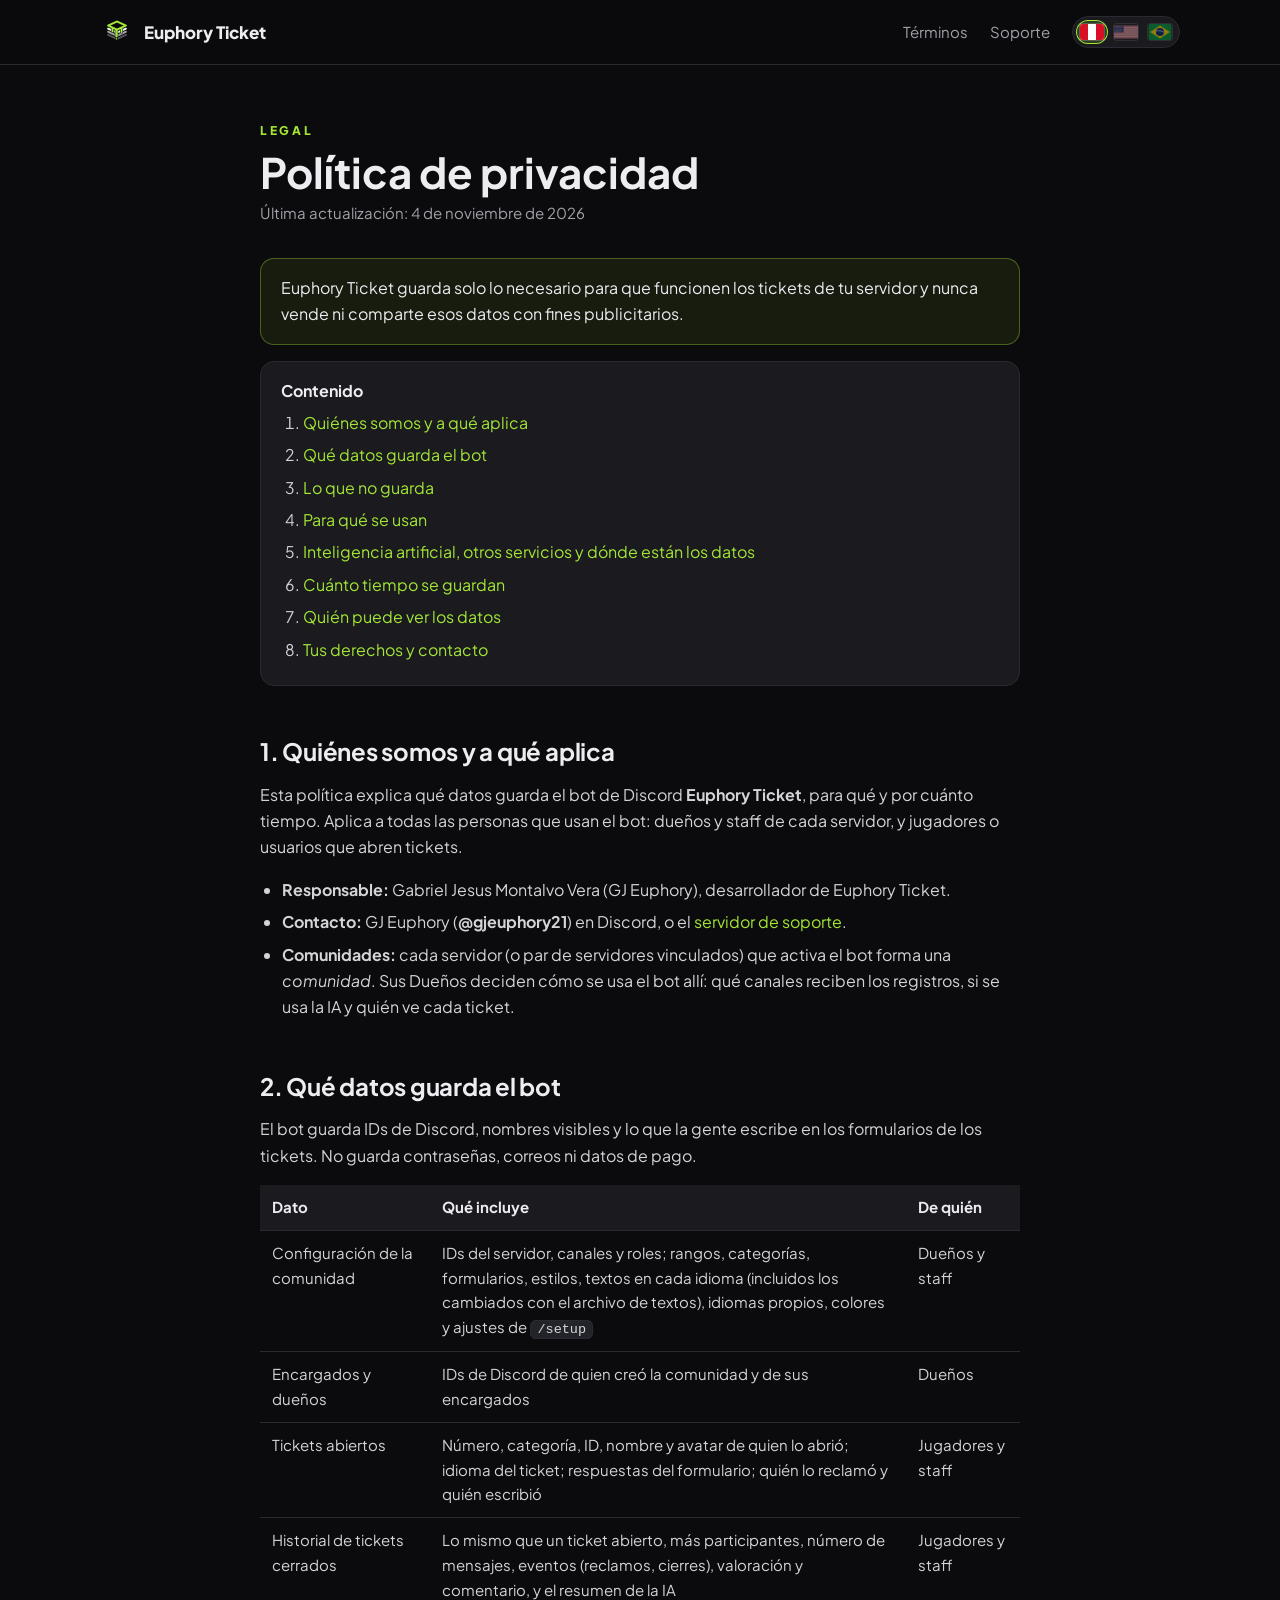
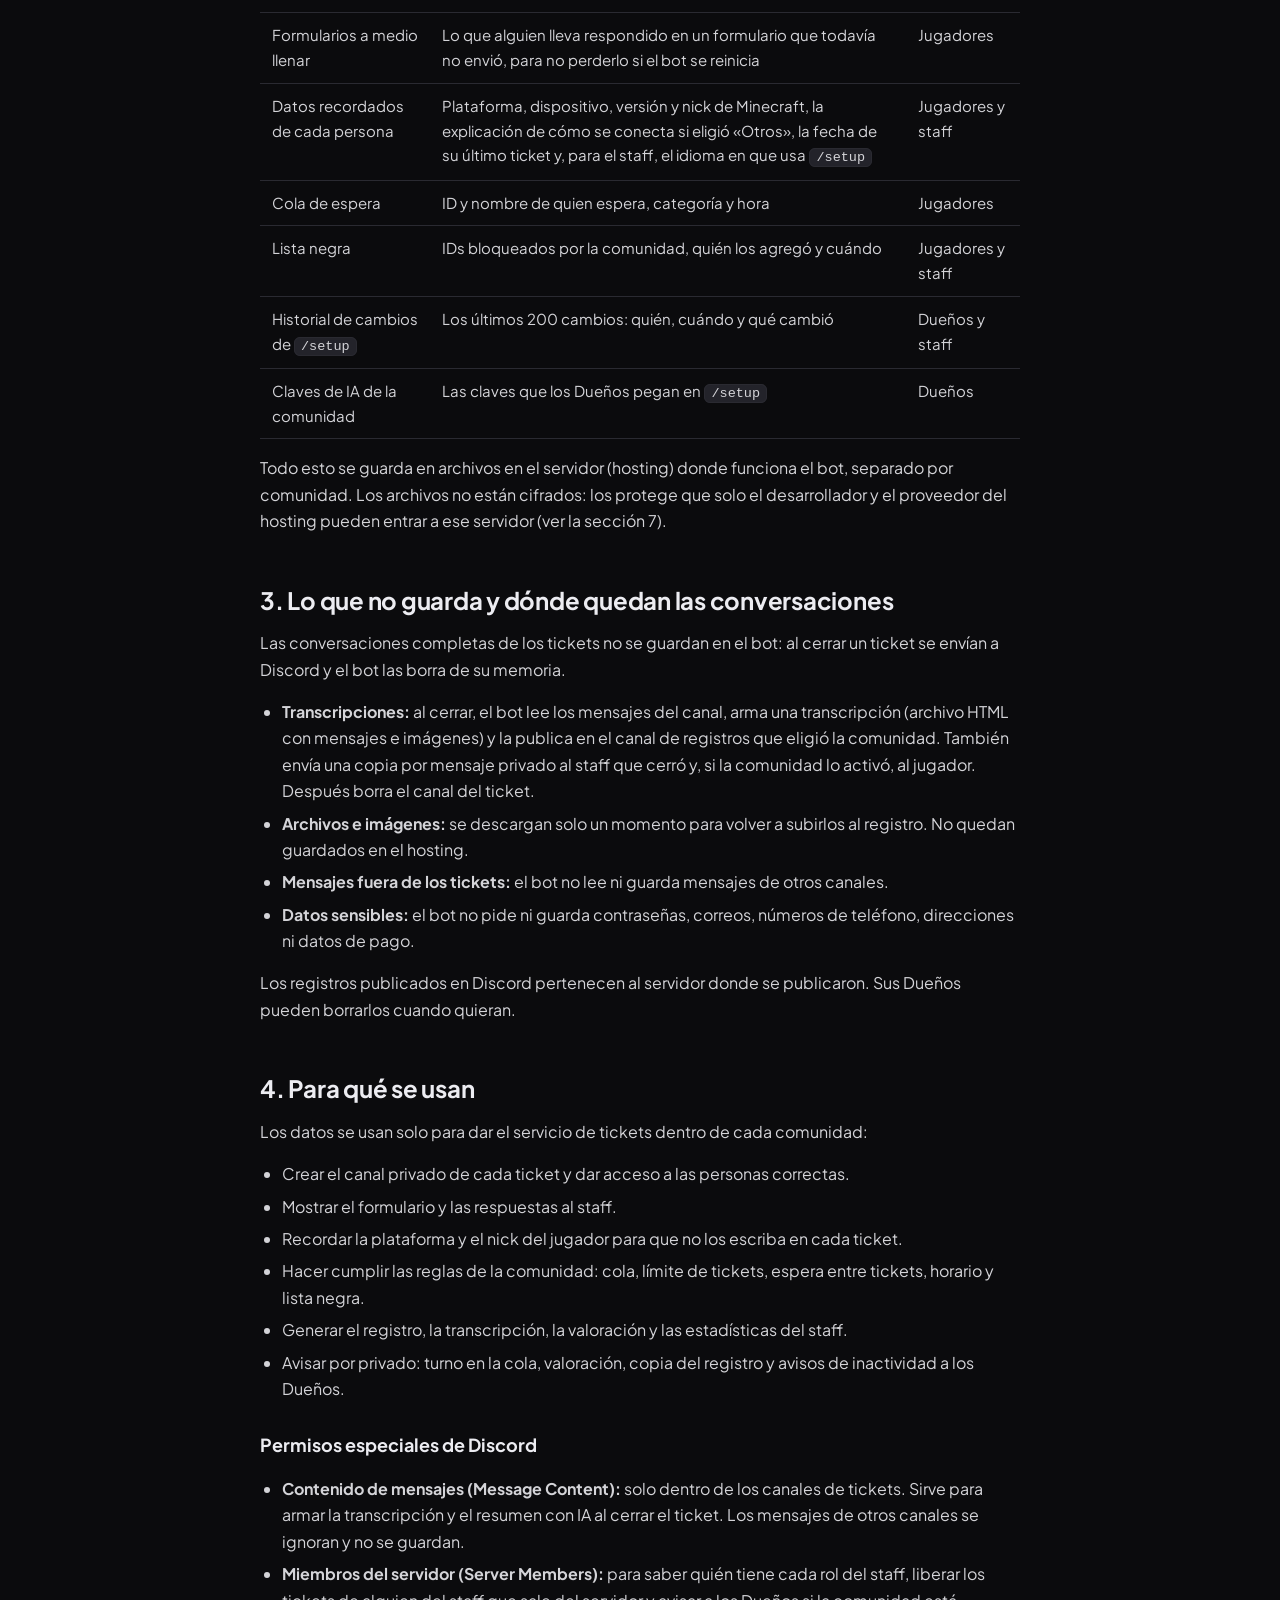
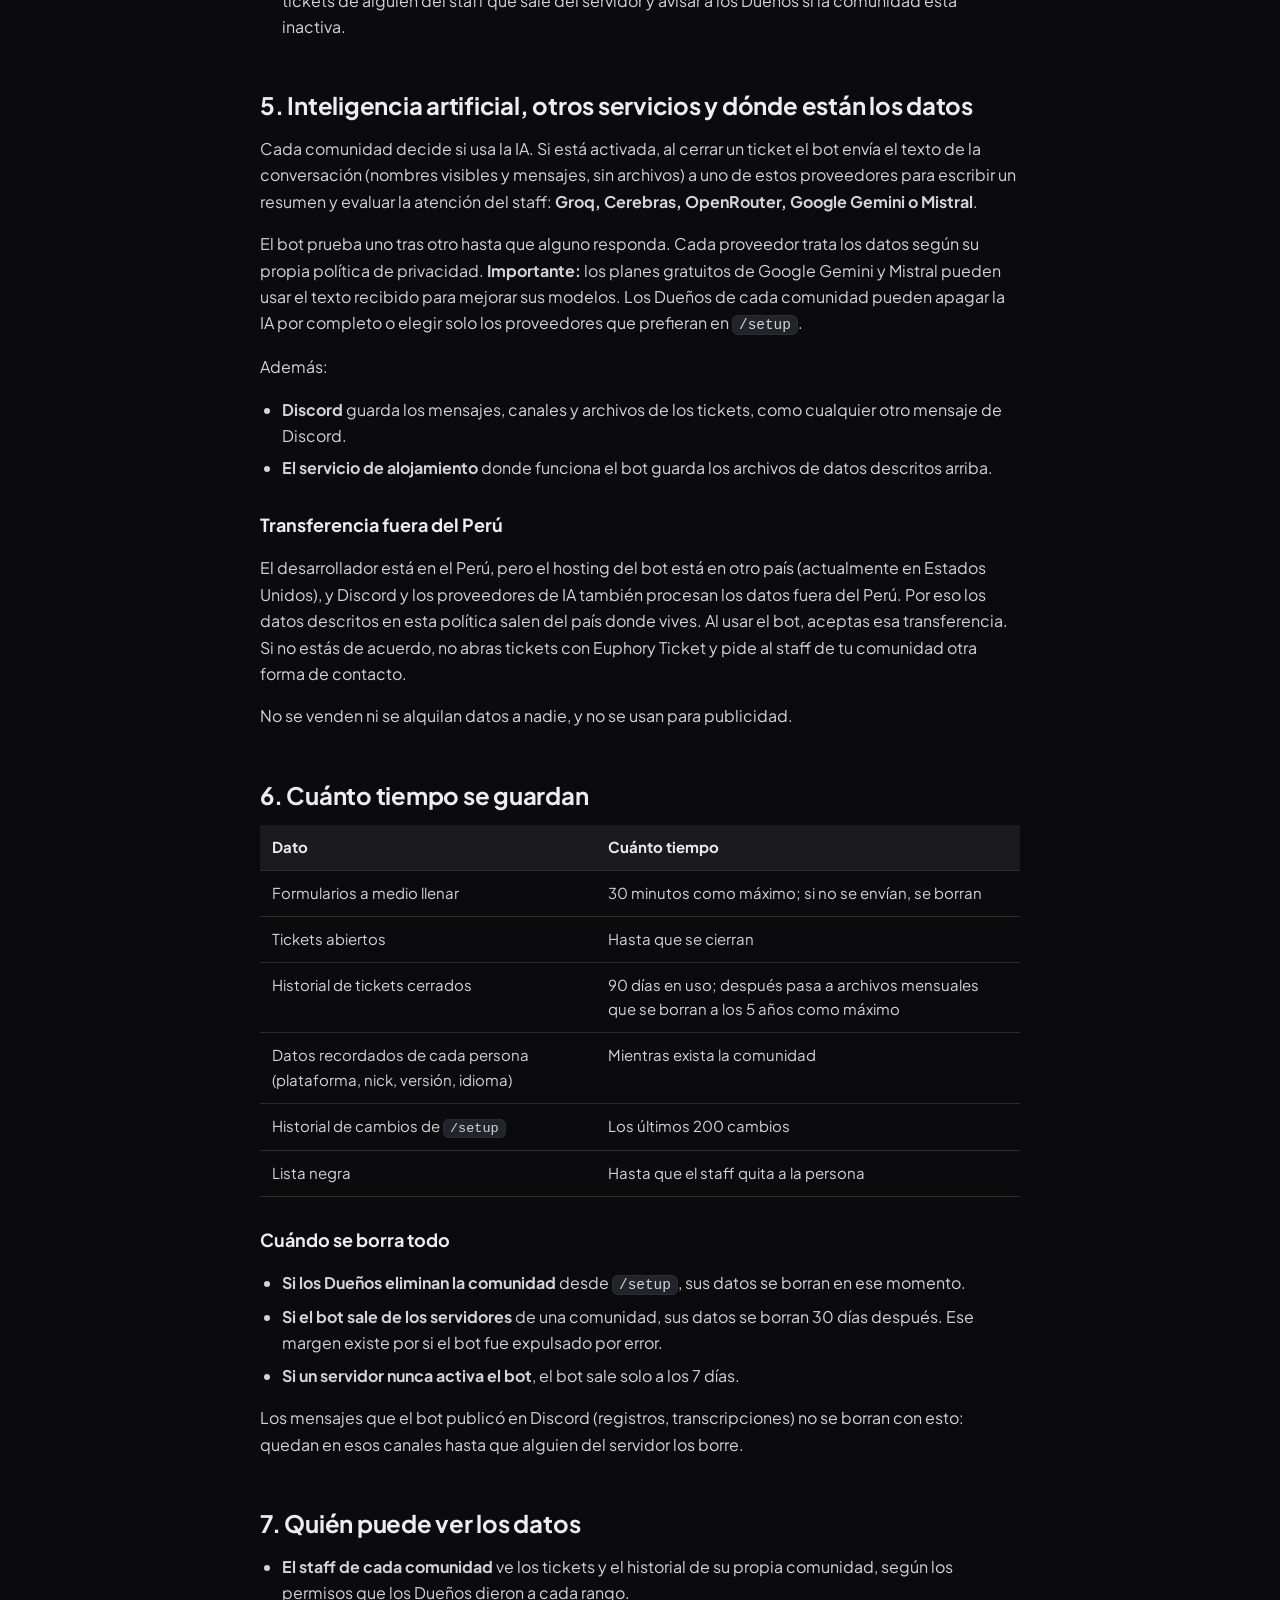
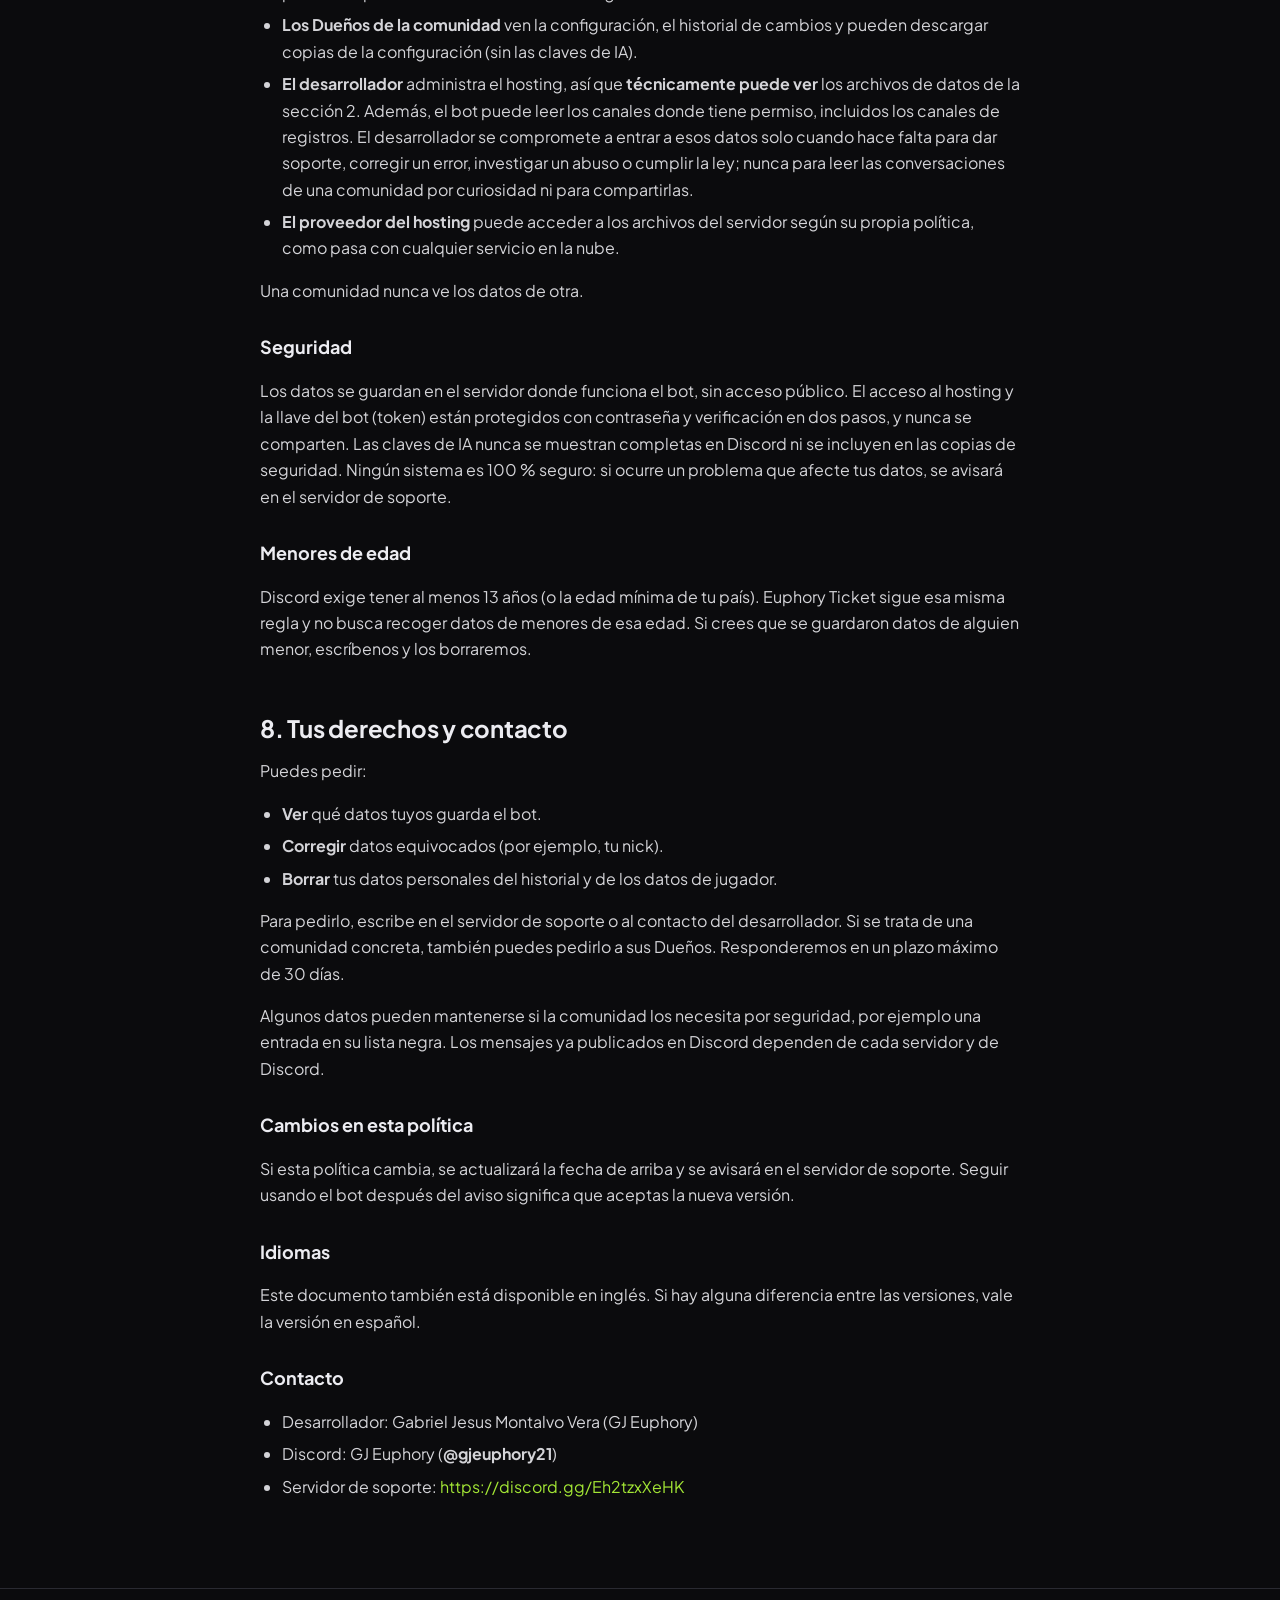
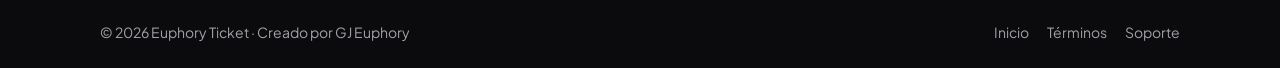
<file: privacidad.html>
<!doctype html>
<html lang="es">
<head>
  <meta charset="utf-8">
  <meta name="viewport" content="width=device-width, initial-scale=1">
  <title>Política de privacidad · Euphory Ticket</title>
  <meta name="description" content="Qué datos guarda Euphory Ticket, para qué, cuánto tiempo y cómo pedir que se borren.">
  <meta name="theme-color" content="#a3e635">
  <link rel="alternate" hreflang="en" href="privacy.html"><link rel="alternate" hreflang="pt" href="pt.html">
  <meta property="og:type" content="website">
  <meta property="og:site_name" content="Euphory Ticket">
  <meta property="og:title" content="Política de privacidad · Euphory Ticket">
  <meta property="og:description" content="Qué datos guarda Euphory Ticket, para qué, cuánto tiempo y cómo pedir que se borren.">
  <meta property="og:url" content="https://gj-euphory-21.github.io/euphory-tickets/privacidad.html">
  <meta property="og:image" content="https://gj-euphory-21.github.io/euphory-tickets/preview.png">
  <meta property="og:image:width" content="1200">
  <meta property="og:image:height" content="630">
  <meta property="og:locale" content="es_PE">
  <meta name="twitter:card" content="summary_large_image">
  <meta name="twitter:image" content="https://gj-euphory-21.github.io/euphory-tickets/preview.png">
  <link rel="icon" href="[data-uri]">
  <link rel="preconnect" href="https://fonts.googleapis.com">
  <link rel="preconnect" href="https://fonts.gstatic.com" crossorigin>
  <link href="https://fonts.googleapis.com/css2?family=Plus+Jakarta+Sans:wght@400;600;700;800&display=swap" rel="stylesheet">
  <style>
/* Euphory Ticket · estilo de la web */
:root {
  --fondo: #0b0b0d;
  --fondo-2: #131316;
  --tarjeta: #1a1a1f;
  --borde: #2a2a31;
  --texto: #ececf1;
  --suave: #a1a1aa;
  --lima: #a3e635;
  --lima-osc: #65a30d;
  --rojo: #ef4444;
  --radio: 14px;
  --ancho: 1080px;
}

* { box-sizing: border-box; }
html { scroll-behavior: smooth; }
body {
  margin: 0;
  background: var(--fondo);
  color: var(--texto);
  font-family: 'Plus Jakarta Sans', system-ui, -apple-system, 'Segoe UI', sans-serif;
  font-size: 16px;
  line-height: 1.65;
  -webkit-font-smoothing: antialiased;
}
img { max-width: 100%; display: block; }
a { color: var(--lima); text-decoration: none; }
a:hover { text-decoration: underline; }

.contenedor { width: min(var(--ancho), 100% - 32px); margin-inline: auto; }

/* ---------- Barra superior ---------- */
.barra {
  position: sticky; top: 0; z-index: 10;
  background: color-mix(in srgb, var(--fondo) 85%, transparent);
  backdrop-filter: blur(10px);
  border-bottom: 1px solid var(--borde);
}
.barra .contenedor { display: flex; align-items: center; justify-content: space-between; gap: 16px; height: 64px; }
.marca { display: flex; align-items: center; gap: 10px; color: var(--texto); font-weight: 800; font-size: 17px; }
.marca:hover { text-decoration: none; }
.marca img { width: 34px; height: 34px; }
.menu { display: flex; gap: 22px; font-size: 15px; }
.menu a { color: var(--suave); }
.menu a:hover { color: var(--texto); text-decoration: none; }
@media (max-width: 640px) { .menu .opcional { display: none; } }

/* ---------- Botones ---------- */
.boton {
  display: inline-flex; align-items: center; gap: 8px;
  padding: 12px 22px; border-radius: 10px;
  font-weight: 700; font-size: 15px;
  border: 1px solid var(--borde);
  background: var(--tarjeta); color: var(--texto);
  transition: transform .15s ease, background .15s ease;
}
.boton:hover { text-decoration: none; transform: translateY(-1px); background: #22222a; }
.boton.principal { background: var(--lima); color: #0b0b0d; border-color: var(--lima); }
.boton.principal:hover { background: #b6f04f; }

/* ---------- Portada ---------- */
.portada { position: relative; overflow: hidden; padding: 72px 0 56px; }
.portada::before {
  content: ''; position: absolute; inset: -40% -10% auto auto; width: 700px; height: 700px;
  background: radial-gradient(closest-side, rgba(163, 230, 53, .16), transparent);
  pointer-events: none;
}
.portada .contenedor { display: grid; grid-template-columns: 1.05fr .95fr; gap: 48px; align-items: center; }
.etiqueta { color: var(--lima); font-weight: 800; letter-spacing: .22em; font-size: 12px; text-transform: uppercase; }
.portada h1 { font-size: clamp(36px, 6vw, 58px); line-height: 1.05; margin: 10px 0 18px; letter-spacing: -.02em; }
.portada h1 span { color: var(--lima); }
.portada p.lema { color: var(--suave); font-size: 18px; max-width: 34em; margin: 0 0 28px; }
.acciones { display: flex; flex-wrap: wrap; gap: 12px; }
.captura {
  border-radius: var(--radio); border: 1px solid var(--borde);
  box-shadow: 0 30px 80px -30px rgba(163, 230, 53, .25), 0 20px 50px -20px rgba(0, 0, 0, .8);
}
.portada .captura { max-height: 560px; width: auto; margin-left: auto; }
@media (max-width: 860px) {
  .portada { padding-top: 48px; }
  .portada .contenedor { grid-template-columns: 1fr; }
  .portada .captura { margin: 0 auto; max-height: 460px; }
}

/* ---------- Secciones ---------- */
section { padding: 64px 0; }
section.alterna { background: var(--fondo-2); border-block: 1px solid var(--borde); }
h2 { font-size: clamp(26px, 4vw, 36px); line-height: 1.15; margin: 0 0 12px; letter-spacing: -.01em; }
.intro { color: var(--suave); max-width: 40em; margin: 0 0 36px; }

.rejilla { display: grid; grid-template-columns: repeat(auto-fill, minmax(240px, 1fr)); gap: 16px; }
.funcion {
  background: var(--tarjeta); border: 1px solid var(--borde); border-radius: var(--radio);
  padding: 22px;
}
.funcion .icono {
  width: 40px; height: 40px; border-radius: 10px; margin-bottom: 14px;
  display: grid; place-items: center;
  background: rgba(163, 230, 53, .12); color: var(--lima);
}
.funcion .icono svg { width: 22px; height: 22px; }
.funcion h3 { margin: 0 0 6px; font-size: 17px; }
.funcion p { margin: 0; color: var(--suave); font-size: 15px; }

.dos { display: grid; grid-template-columns: 1fr 1fr; gap: 48px; align-items: center; }
@media (max-width: 860px) { .dos { grid-template-columns: 1fr; } }

.pasos { counter-reset: paso; list-style: none; padding: 0; margin: 0; display: grid; gap: 14px; }
.pasos li {
  counter-increment: paso; position: relative;
  background: var(--tarjeta); border: 1px solid var(--borde); border-radius: var(--radio);
  padding: 18px 20px 18px 66px;
}
.pasos li::before {
  content: counter(paso); position: absolute; left: 18px; top: 16px;
  width: 32px; height: 32px; border-radius: 50%;
  display: grid; place-items: center;
  background: var(--lima); color: #0b0b0d; font-weight: 800;
}
.pasos strong { display: block; }
.pasos span { color: var(--suave); font-size: 15px; }

code {
  font-family: ui-monospace, 'SFMono-Regular', Consolas, monospace; font-size: .9em;
  background: #23232a; border: 1px solid var(--borde); border-radius: 6px; padding: 1px 6px;
}

.comandos { width: 100%; border-collapse: collapse; font-size: 15px; }
.comandos td { padding: 12px 10px; border-bottom: 1px solid var(--borde); vertical-align: top; }
.comandos td:first-child { white-space: nowrap; width: 1%; }
.comandos td:last-child { color: var(--suave); }

.llamada { text-align: center; }
.llamada .acciones { justify-content: center; }

/* ---------- Páginas de texto (privacidad y términos) ---------- */
.documento { padding: 56px 0 72px; }
.documento .contenedor { max-width: 760px; }
.documento h1 { font-size: clamp(30px, 5vw, 42px); line-height: 1.1; margin: 8px 0 6px; }
.documento .fecha { color: var(--suave); margin: 0 0 32px; font-size: 15px; }
.documento h2 { font-size: 24px; margin: 44px 0 12px; padding-top: 8px; }
.documento h3 { font-size: 18px; margin: 28px 0 8px; }
.documento p, .documento li { color: #d4d4d8; }
.documento ul, .documento ol { padding-left: 22px; }
.documento li { margin: 6px 0; }
.documento .resumen {
  background: rgba(163, 230, 53, .08); border: 1px solid rgba(163, 230, 53, .35);
  border-radius: var(--radio); padding: 16px 20px; color: var(--texto);
}
.indice {
  background: var(--tarjeta); border: 1px solid var(--borde); border-radius: var(--radio);
  padding: 16px 20px; margin-bottom: 8px;
}
.indice strong { display: block; margin-bottom: 4px; }
.indice ol { margin: 0; }
.tabla { width: 100%; overflow-x: auto; margin: 16px 0; }
.tabla table { width: 100%; border-collapse: collapse; font-size: 15px; min-width: 520px; }
.tabla th, .tabla td { text-align: left; padding: 10px 12px; border-bottom: 1px solid var(--borde); vertical-align: top; }
.tabla th { color: var(--texto); background: var(--tarjeta); }
.tabla td { color: #d4d4d8; }

/* ---------- Pie ---------- */
footer { border-top: 1px solid var(--borde); padding: 32px 0; color: var(--suave); font-size: 14px; }
footer .contenedor { display: flex; flex-wrap: wrap; gap: 12px 24px; justify-content: space-between; align-items: center; }
footer nav { display: flex; flex-wrap: wrap; gap: 18px; }
footer a { color: var(--suave); }
footer a:hover { color: var(--texto); }

.idioma {
  display: inline-flex; align-items: center; gap: 4px; padding: 4px; border-radius: 999px;
  border: 1px solid var(--borde); background: var(--tarjeta);
}
.idioma a, .idioma span { display: inline-flex; padding: 3px; border-radius: 999px; line-height: 0; }
.idioma svg { width: 24px; height: 16px; border-radius: 3px; box-shadow: 0 0 0 1px rgba(255,255,255,.18); }
.idioma a { opacity: .5; transition: opacity .15s, transform .15s; }
.idioma a:hover { opacity: 1; transform: translateY(-1px); }
.idioma span { background: rgba(163,230,53,.18); box-shadow: 0 0 0 1px var(--lima); }
.menu { align-items: center; }
.marca { white-space: nowrap; }
/* Capturas: siempre con su proporción real */
.captura { height: auto !important; max-height: none !important; width: 100%; }
.portada .captura { width: 100%; max-width: 560px; }
.marco { position: relative; max-width: 560px; margin-left: auto; }
.marco::after { content: ''; position: absolute; left: 0; right: 0; bottom: 0; height: 140px; border-radius: 0 0 var(--radio) var(--radio);
  background: linear-gradient(180deg, rgba(11, 11, 13, 0), var(--fondo) 92%); pointer-events: none; }
@media (max-width: 860px) { .marco { margin: 0 auto; } }
@media (max-width: 480px) { .menu > a { display: none; } }
.rejilla { grid-template-columns: repeat(3, 1fr); }
@media (max-width: 860px) { .rejilla { grid-template-columns: repeat(2, 1fr); } }
@media (max-width: 560px) { .rejilla { grid-template-columns: 1fr; } }
</style>
</head>
<body>
  <header class="barra">
    <div class="contenedor">
      <a class="marca" href="./"><img src="[data-uri]" alt="">Euphory Ticket</a>
      <nav class="menu">
        <a href="terminos.html">Términos</a>
        <a href="https://discord.gg/Eh2tzxXeHK">Soporte</a>
        <div class="idioma" role="navigation" aria-label="Idioma / Language"><span title="Español (Latinoamérica)" aria-current="true"><svg viewBox="0 0 30 20" aria-hidden="true"><rect width="30" height="20" fill="#fff"/><rect width="10" height="20" fill="#D91023"/><rect x="20" width="10" height="20" fill="#D91023"/></svg></span><a href="privacy.html" hreflang="en" lang="en" title="English (US)" aria-label="English (US)"><svg viewBox="0 0 190 100" aria-hidden="true"><rect width="190" height="100" fill="#fff"/><rect y="0.000" width="190" height="7.692" fill="#B22234"/><rect y="15.385" width="190" height="7.692" fill="#B22234"/><rect y="30.769" width="190" height="7.692" fill="#B22234"/><rect y="46.154" width="190" height="7.692" fill="#B22234"/><rect y="61.538" width="190" height="7.692" fill="#B22234"/><rect y="76.923" width="190" height="7.692" fill="#B22234"/><rect y="92.308" width="190" height="7.692" fill="#B22234"/><rect width="76" height="53.85" fill="#3C3B6E"/><circle cx="6.0" cy="5.4" r="2.6" fill="#fff"/><circle cx="18.6" cy="5.4" r="2.6" fill="#fff"/><circle cx="31.2" cy="5.4" r="2.6" fill="#fff"/><circle cx="43.8" cy="5.4" r="2.6" fill="#fff"/><circle cx="56.4" cy="5.4" r="2.6" fill="#fff"/><circle cx="12.3" cy="16.0" r="2.6" fill="#fff"/><circle cx="24.900000000000002" cy="16.0" r="2.6" fill="#fff"/><circle cx="37.5" cy="16.0" r="2.6" fill="#fff"/><circle cx="50.099999999999994" cy="16.0" r="2.6" fill="#fff"/><circle cx="6.0" cy="26.6" r="2.6" fill="#fff"/><circle cx="18.6" cy="26.6" r="2.6" fill="#fff"/><circle cx="31.2" cy="26.6" r="2.6" fill="#fff"/><circle cx="43.8" cy="26.6" r="2.6" fill="#fff"/><circle cx="56.4" cy="26.6" r="2.6" fill="#fff"/><circle cx="12.3" cy="37.199999999999996" r="2.6" fill="#fff"/><circle cx="24.900000000000002" cy="37.199999999999996" r="2.6" fill="#fff"/><circle cx="37.5" cy="37.199999999999996" r="2.6" fill="#fff"/><circle cx="50.099999999999994" cy="37.199999999999996" r="2.6" fill="#fff"/><circle cx="6.0" cy="47.8" r="2.6" fill="#fff"/><circle cx="18.6" cy="47.8" r="2.6" fill="#fff"/><circle cx="31.2" cy="47.8" r="2.6" fill="#fff"/><circle cx="43.8" cy="47.8" r="2.6" fill="#fff"/><circle cx="56.4" cy="47.8" r="2.6" fill="#fff"/></svg></a><a href="pt.html" hreflang="pt" lang="pt" title="Português (Brasil)" aria-label="Português (Brasil)"><svg viewBox="0 0 20 14" aria-hidden="true"><rect width="20" height="14" fill="#009C3B"/><path d="M10 1.3 18.6 7 10 12.7 1.4 7Z" fill="#FFDF00"/><circle cx="10" cy="7" r="3.5" fill="#002776"/><path d="M6.6 6.2c2.3-.7 4.8-.4 6.8 1" stroke="#fff" stroke-width=".55" fill="none"/></svg></a></div>
      </nav>
    </div>
  </header>

  <main class="documento">
    <div class="contenedor">
      <div class="etiqueta">Legal</div>
      <h1>Política de privacidad</h1>
      <p class="fecha">Última actualización: 4 de noviembre de 2026</p>

      <p class="resumen">Euphory Ticket guarda solo lo necesario para que funcionen los tickets de tu servidor y nunca vende ni comparte esos datos con fines publicitarios.</p>

      <nav class="indice">
        <strong>Contenido</strong>
        <ol>
          <li><a href="#quienes">Quiénes somos y a qué aplica</a></li>
          <li><a href="#datos">Qué datos guarda el bot</a></li>
          <li><a href="#no-guarda">Lo que no guarda</a></li>
          <li><a href="#uso">Para qué se usan</a></li>
          <li><a href="#ia">Inteligencia artificial, otros servicios y dónde están los datos</a></li>
          <li><a href="#tiempo">Cuánto tiempo se guardan</a></li>
          <li><a href="#acceso">Quién puede ver los datos</a></li>
          <li><a href="#derechos">Tus derechos y contacto</a></li>
        </ol>
      </nav>

      <h2 id="quienes">1. Quiénes somos y a qué aplica</h2>
      <p>Esta política explica qué datos guarda el bot de Discord <strong>Euphory Ticket</strong>, para qué y por cuánto tiempo. Aplica a todas las personas que usan el bot: dueños y staff de cada servidor, y jugadores o usuarios que abren tickets.</p>
      <ul>
        <li><strong>Responsable:</strong> Gabriel Jesus Montalvo Vera (GJ Euphory), desarrollador de Euphory Ticket.</li>
        <li><strong>Contacto:</strong> GJ Euphory (<strong>@gjeuphory21</strong>) en Discord, o el <a href="https://discord.gg/Eh2tzxXeHK">servidor de soporte</a>.</li>
        <li><strong>Comunidades:</strong> cada servidor (o par de servidores vinculados) que activa el bot forma una <em>comunidad</em>. Sus Dueños deciden cómo se usa el bot allí: qué canales reciben los registros, si se usa la IA y quién ve cada ticket.</li>
      </ul>

      <h2 id="datos">2. Qué datos guarda el bot</h2>
      <p>El bot guarda IDs de Discord, nombres visibles y lo que la gente escribe en los formularios de los tickets. No guarda contraseñas, correos ni datos de pago.</p>
      <div class="tabla">
        <table>
          <thead><tr><th>Dato</th><th>Qué incluye</th><th>De quién</th></tr></thead>
          <tbody>
            <tr><td>Configuración de la comunidad</td><td>IDs del servidor, canales y roles; rangos, categorías, formularios, estilos, textos en cada idioma (incluidos los cambiados con el archivo de textos), idiomas propios, colores y ajustes de <code>/setup</code></td><td>Dueños y staff</td></tr>
            <tr><td>Encargados y dueños</td><td>IDs de Discord de quien creó la comunidad y de sus encargados</td><td>Dueños</td></tr>
            <tr><td>Tickets abiertos</td><td>Número, categoría, ID, nombre y avatar de quien lo abrió; idioma del ticket; respuestas del formulario; quién lo reclamó y quién escribió</td><td>Jugadores y staff</td></tr>
            <tr><td>Historial de tickets cerrados</td><td>Lo mismo que un ticket abierto, más participantes, número de mensajes, eventos (reclamos, cierres), valoración y comentario, y el resumen de la IA</td><td>Jugadores y staff</td></tr>
            <tr><td>Formularios a medio llenar</td><td>Lo que alguien lleva respondido en un formulario que todavía no envió, para no perderlo si el bot se reinicia</td><td>Jugadores</td></tr>
            <tr><td>Datos recordados de cada persona</td><td>Plataforma, dispositivo, versión y nick de Minecraft, la explicación de cómo se conecta si eligió «Otros», la fecha de su último ticket y, para el staff, el idioma en que usa <code>/setup</code></td><td>Jugadores y staff</td></tr>
            <tr><td>Cola de espera</td><td>ID y nombre de quien espera, categoría y hora</td><td>Jugadores</td></tr>
            <tr><td>Lista negra</td><td>IDs bloqueados por la comunidad, quién los agregó y cuándo</td><td>Jugadores y staff</td></tr>
            <tr><td>Historial de cambios de <code>/setup</code></td><td>Los últimos 200 cambios: quién, cuándo y qué cambió</td><td>Dueños y staff</td></tr>
            <tr><td>Claves de IA de la comunidad</td><td>Las claves que los Dueños pegan en <code>/setup</code></td><td>Dueños</td></tr>
          </tbody>
        </table>
      </div>
      <p>Todo esto se guarda en archivos en el servidor (hosting) donde funciona el bot, separado por comunidad. Los archivos no están cifrados: los protege que solo el desarrollador y el proveedor del hosting pueden entrar a ese servidor (ver la sección 7).</p>

      <h2 id="no-guarda">3. Lo que no guarda y dónde quedan las conversaciones</h2>
      <p>Las conversaciones completas de los tickets no se guardan en el bot: al cerrar un ticket se envían a Discord y el bot las borra de su memoria.</p>
      <ul>
        <li><strong>Transcripciones:</strong> al cerrar, el bot lee los mensajes del canal, arma una transcripción (archivo HTML con mensajes e imágenes) y la publica en el canal de registros que eligió la comunidad. También envía una copia por mensaje privado al staff que cerró y, si la comunidad lo activó, al jugador. Después borra el canal del ticket.</li>
        <li><strong>Archivos e imágenes:</strong> se descargan solo un momento para volver a subirlos al registro. No quedan guardados en el hosting.</li>
        <li><strong>Mensajes fuera de los tickets:</strong> el bot no lee ni guarda mensajes de otros canales.</li>
        <li><strong>Datos sensibles:</strong> el bot no pide ni guarda contraseñas, correos, números de teléfono, direcciones ni datos de pago.</li>
      </ul>
      <p>Los registros publicados en Discord pertenecen al servidor donde se publicaron. Sus Dueños pueden borrarlos cuando quieran.</p>

      <h2 id="uso">4. Para qué se usan</h2>
      <p>Los datos se usan solo para dar el servicio de tickets dentro de cada comunidad:</p>
      <ul>
        <li>Crear el canal privado de cada ticket y dar acceso a las personas correctas.</li>
        <li>Mostrar el formulario y las respuestas al staff.</li>
        <li>Recordar la plataforma y el nick del jugador para que no los escriba en cada ticket.</li>
        <li>Hacer cumplir las reglas de la comunidad: cola, límite de tickets, espera entre tickets, horario y lista negra.</li>
        <li>Generar el registro, la transcripción, la valoración y las estadísticas del staff.</li>
        <li>Avisar por privado: turno en la cola, valoración, copia del registro y avisos de inactividad a los Dueños.</li>
      </ul>
      <h3>Permisos especiales de Discord</h3>
      <ul>
        <li><strong>Contenido de mensajes (Message Content):</strong> solo dentro de los canales de tickets. Sirve para armar la transcripción y el resumen con IA al cerrar el ticket. Los mensajes de otros canales se ignoran y no se guardan.</li>
        <li><strong>Miembros del servidor (Server Members):</strong> para saber quién tiene cada rol del staff, liberar los tickets de alguien del staff que sale del servidor y avisar a los Dueños si la comunidad está inactiva.</li>
      </ul>

      <h2 id="ia">5. Inteligencia artificial, otros servicios y dónde están los datos</h2>
      <p>Cada comunidad decide si usa la IA. Si está activada, al cerrar un ticket el bot envía el texto de la conversación (nombres visibles y mensajes, sin archivos) a uno de estos proveedores para escribir un resumen y evaluar la atención del staff: <strong>Groq, Cerebras, OpenRouter, Google Gemini o Mistral</strong>.</p>
      <p>El bot prueba uno tras otro hasta que alguno responda. Cada proveedor trata los datos según su propia política de privacidad. <strong>Importante:</strong> los planes gratuitos de Google Gemini y Mistral pueden usar el texto recibido para mejorar sus modelos. Los Dueños de cada comunidad pueden apagar la IA por completo o elegir solo los proveedores que prefieran en <code>/setup</code>.</p>
      <p>Además:</p>
      <ul>
        <li><strong>Discord</strong> guarda los mensajes, canales y archivos de los tickets, como cualquier otro mensaje de Discord.</li>
        <li><strong>El servicio de alojamiento</strong> donde funciona el bot guarda los archivos de datos descritos arriba.</li>
      </ul>
      <h3>Transferencia fuera del Perú</h3>
      <p>El desarrollador está en el Perú, pero el hosting del bot está en otro país (actualmente en Estados Unidos), y Discord y los proveedores de IA también procesan los datos fuera del Perú. Por eso los datos descritos en esta política salen del país donde vives. Al usar el bot, aceptas esa transferencia. Si no estás de acuerdo, no abras tickets con Euphory Ticket y pide al staff de tu comunidad otra forma de contacto.</p>
      <p>No se venden ni se alquilan datos a nadie, y no se usan para publicidad.</p>

      <h2 id="tiempo">6. Cuánto tiempo se guardan</h2>
      <div class="tabla">
        <table>
          <thead><tr><th>Dato</th><th>Cuánto tiempo</th></tr></thead>
          <tbody>
            <tr><td>Formularios a medio llenar</td><td>30 minutos como máximo; si no se envían, se borran</td></tr>
            <tr><td>Tickets abiertos</td><td>Hasta que se cierran</td></tr>
            <tr><td>Historial de tickets cerrados</td><td>90 días en uso; después pasa a archivos mensuales que se borran a los 5 años como máximo</td></tr>
            <tr><td>Datos recordados de cada persona (plataforma, nick, versión, idioma)</td><td>Mientras exista la comunidad</td></tr>
            <tr><td>Historial de cambios de <code>/setup</code></td><td>Los últimos 200 cambios</td></tr>
            <tr><td>Lista negra</td><td>Hasta que el staff quita a la persona</td></tr>
          </tbody>
        </table>
      </div>
      <h3>Cuándo se borra todo</h3>
      <ul>
        <li><strong>Si los Dueños eliminan la comunidad</strong> desde <code>/setup</code>, sus datos se borran en ese momento.</li>
        <li><strong>Si el bot sale de los servidores</strong> de una comunidad, sus datos se borran 30 días después. Ese margen existe por si el bot fue expulsado por error.</li>
        <li><strong>Si un servidor nunca activa el bot</strong>, el bot sale solo a los 7 días.</li>
      </ul>
      <p>Los mensajes que el bot publicó en Discord (registros, transcripciones) no se borran con esto: quedan en esos canales hasta que alguien del servidor los borre.</p>

      <h2 id="acceso">7. Quién puede ver los datos</h2>
      <ul>
        <li><strong>El staff de cada comunidad</strong> ve los tickets y el historial de su propia comunidad, según los permisos que los Dueños dieron a cada rango.</li>
        <li><strong>Los Dueños de la comunidad</strong> ven la configuración, el historial de cambios y pueden descargar copias de la configuración (sin las claves de IA).</li>
        <li><strong>El desarrollador</strong> administra el hosting, así que <strong>técnicamente puede ver</strong> los archivos de datos de la sección 2. Además, el bot puede leer los canales donde tiene permiso, incluidos los canales de registros. El desarrollador se compromete a entrar a esos datos solo cuando hace falta para dar soporte, corregir un error, investigar un abuso o cumplir la ley; nunca para leer las conversaciones de una comunidad por curiosidad ni para compartirlas.</li>
        <li><strong>El proveedor del hosting</strong> puede acceder a los archivos del servidor según su propia política, como pasa con cualquier servicio en la nube.</li>
      </ul>
      <p>Una comunidad nunca ve los datos de otra.</p>
      <h3>Seguridad</h3>
      <p>Los datos se guardan en el servidor donde funciona el bot, sin acceso público. El acceso al hosting y la llave del bot (token) están protegidos con contraseña y verificación en dos pasos, y nunca se comparten. Las claves de IA nunca se muestran completas en Discord ni se incluyen en las copias de seguridad. Ningún sistema es 100 % seguro: si ocurre un problema que afecte tus datos, se avisará en el servidor de soporte.</p>
      <h3>Menores de edad</h3>
      <p>Discord exige tener al menos 13 años (o la edad mínima de tu país). Euphory Ticket sigue esa misma regla y no busca recoger datos de menores de esa edad. Si crees que se guardaron datos de alguien menor, escríbenos y los borraremos.</p>

      <h2 id="derechos">8. Tus derechos y contacto</h2>
      <p>Puedes pedir:</p>
      <ul>
        <li><strong>Ver</strong> qué datos tuyos guarda el bot.</li>
        <li><strong>Corregir</strong> datos equivocados (por ejemplo, tu nick).</li>
        <li><strong>Borrar</strong> tus datos personales del historial y de los datos de jugador.</li>
      </ul>
      <p>Para pedirlo, escribe en el servidor de soporte o al contacto del desarrollador. Si se trata de una comunidad concreta, también puedes pedirlo a sus Dueños. Responderemos en un plazo máximo de 30 días.</p>
      <p>Algunos datos pueden mantenerse si la comunidad los necesita por seguridad, por ejemplo una entrada en su lista negra. Los mensajes ya publicados en Discord dependen de cada servidor y de Discord.</p>
      <h3>Cambios en esta política</h3>
      <p>Si esta política cambia, se actualizará la fecha de arriba y se avisará en el servidor de soporte. Seguir usando el bot después del aviso significa que aceptas la nueva versión.</p>
      <h3>Idiomas</h3>
      <p>Este documento también está disponible en inglés. Si hay alguna diferencia entre las versiones, vale la versión en español.</p>
      <h3>Contacto</h3>
      <ul>
        <li>Desarrollador: Gabriel Jesus Montalvo Vera (GJ Euphory)</li>
        <li>Discord: GJ Euphory (<strong>@gjeuphory21</strong>)</li>
        <li>Servidor de soporte: <a href="https://discord.gg/Eh2tzxXeHK">https://discord.gg/Eh2tzxXeHK</a></li>
      </ul>
    </div>
  </main>

  <footer>
    <div class="contenedor">
      <span>© 2026 Euphory Ticket · Creado por GJ Euphory</span>
      <nav>
        <a href="./">Inicio</a>
        <a href="terminos.html">Términos</a>
        <a href="https://discord.gg/Eh2tzxXeHK">Soporte</a>
      </nav>
    </div>
  </footer>
</body>
</html>
</file>
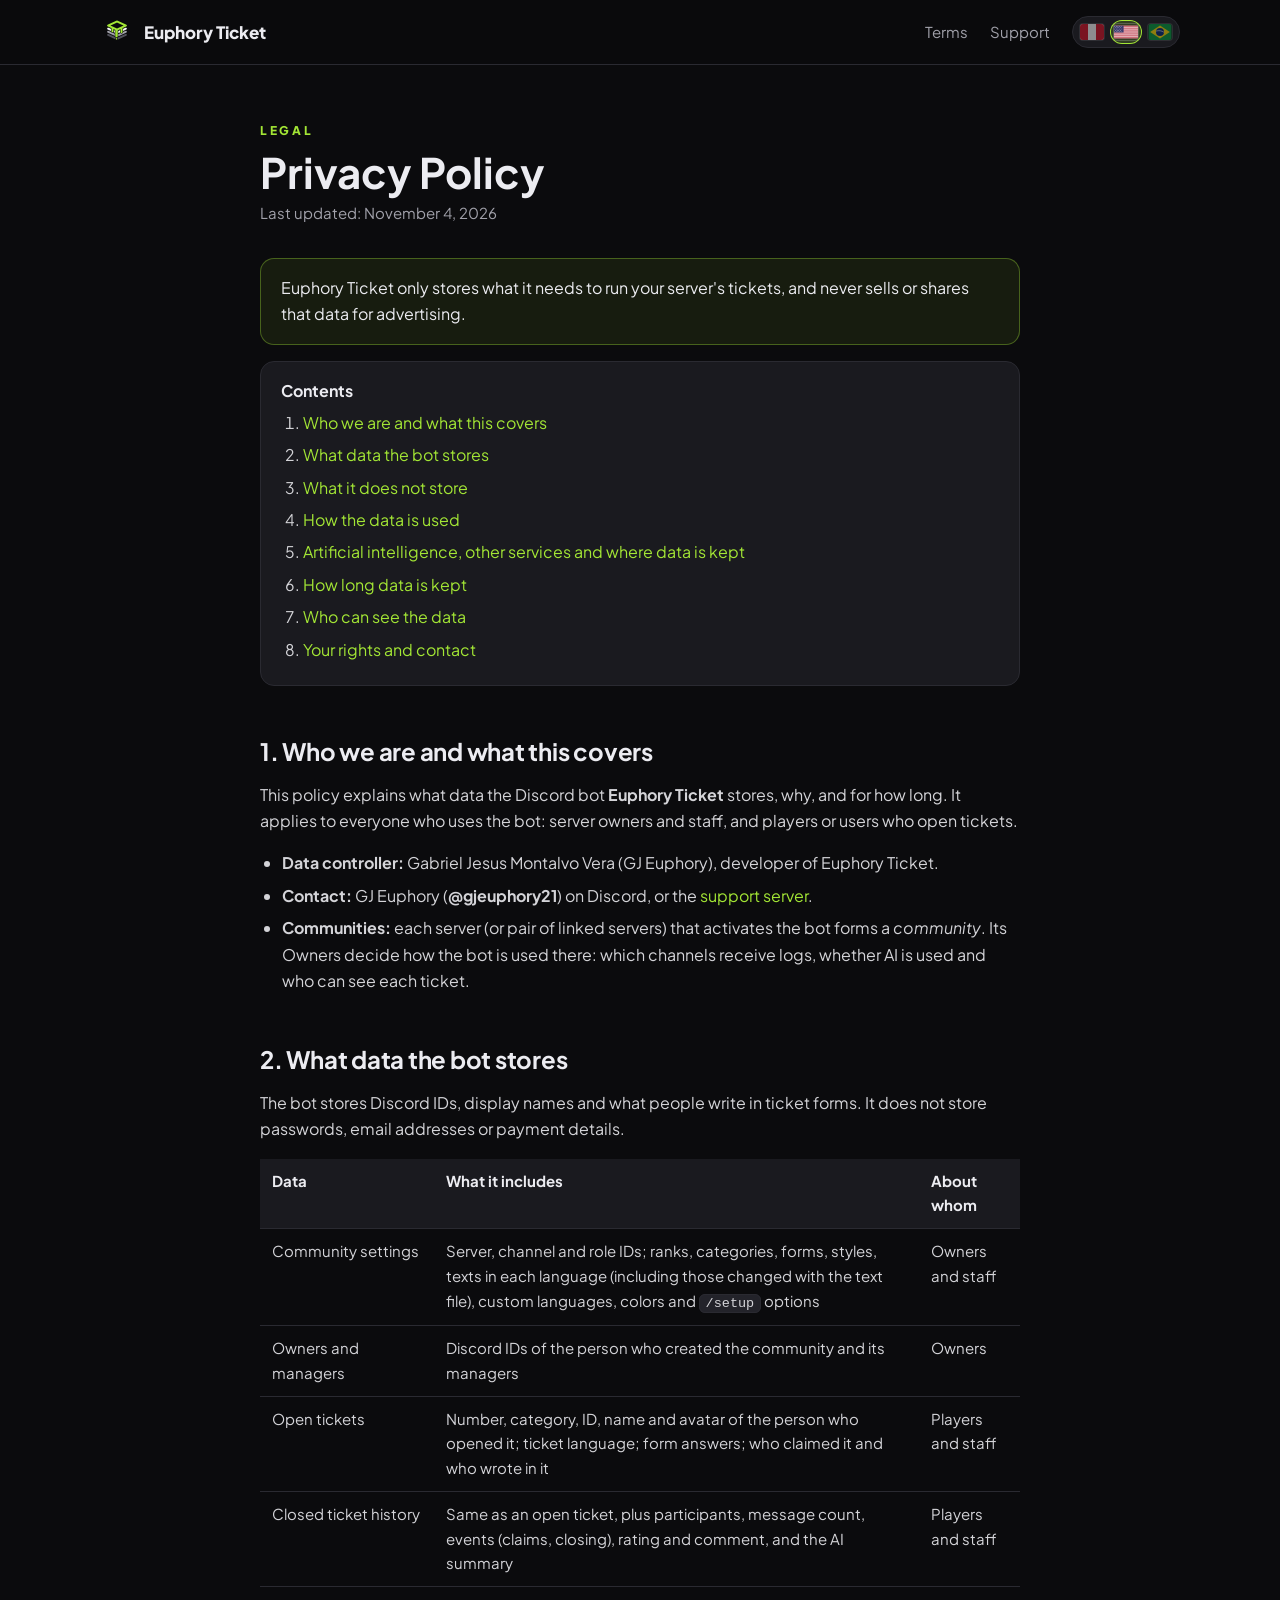
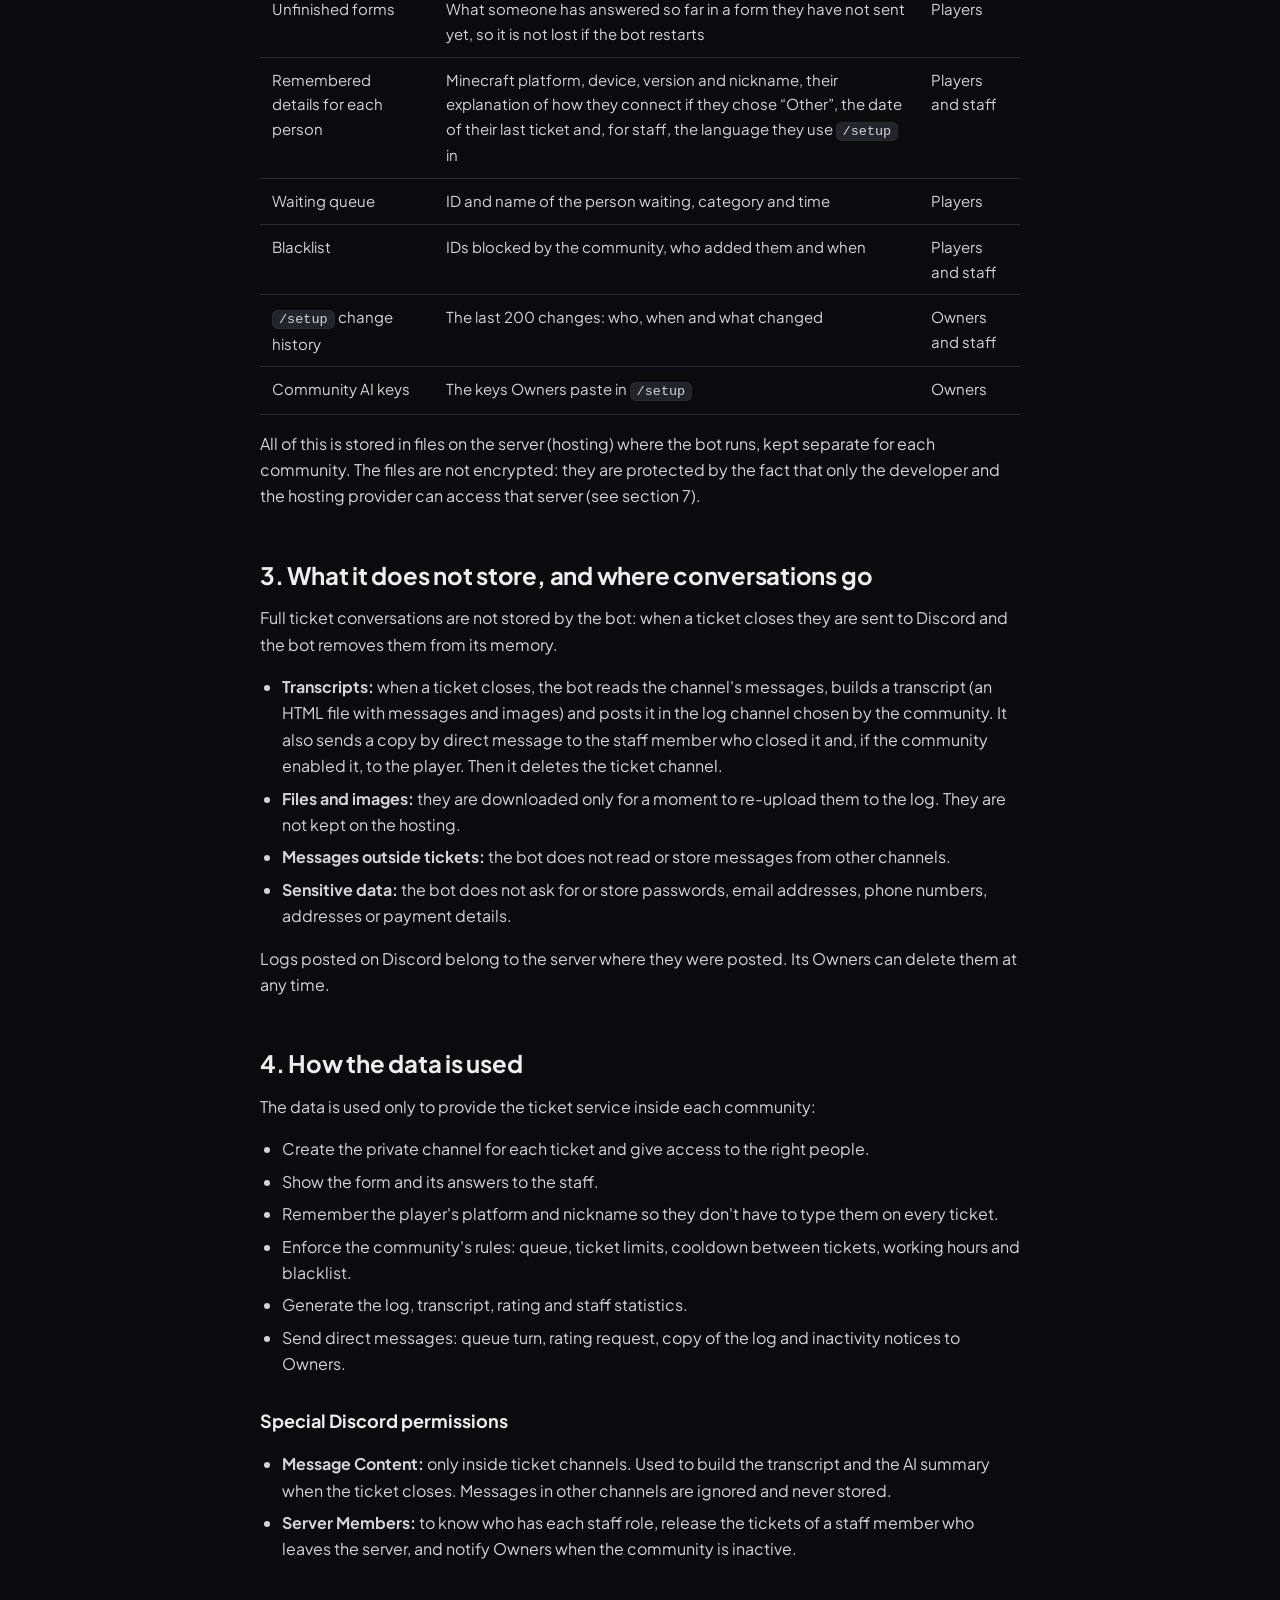
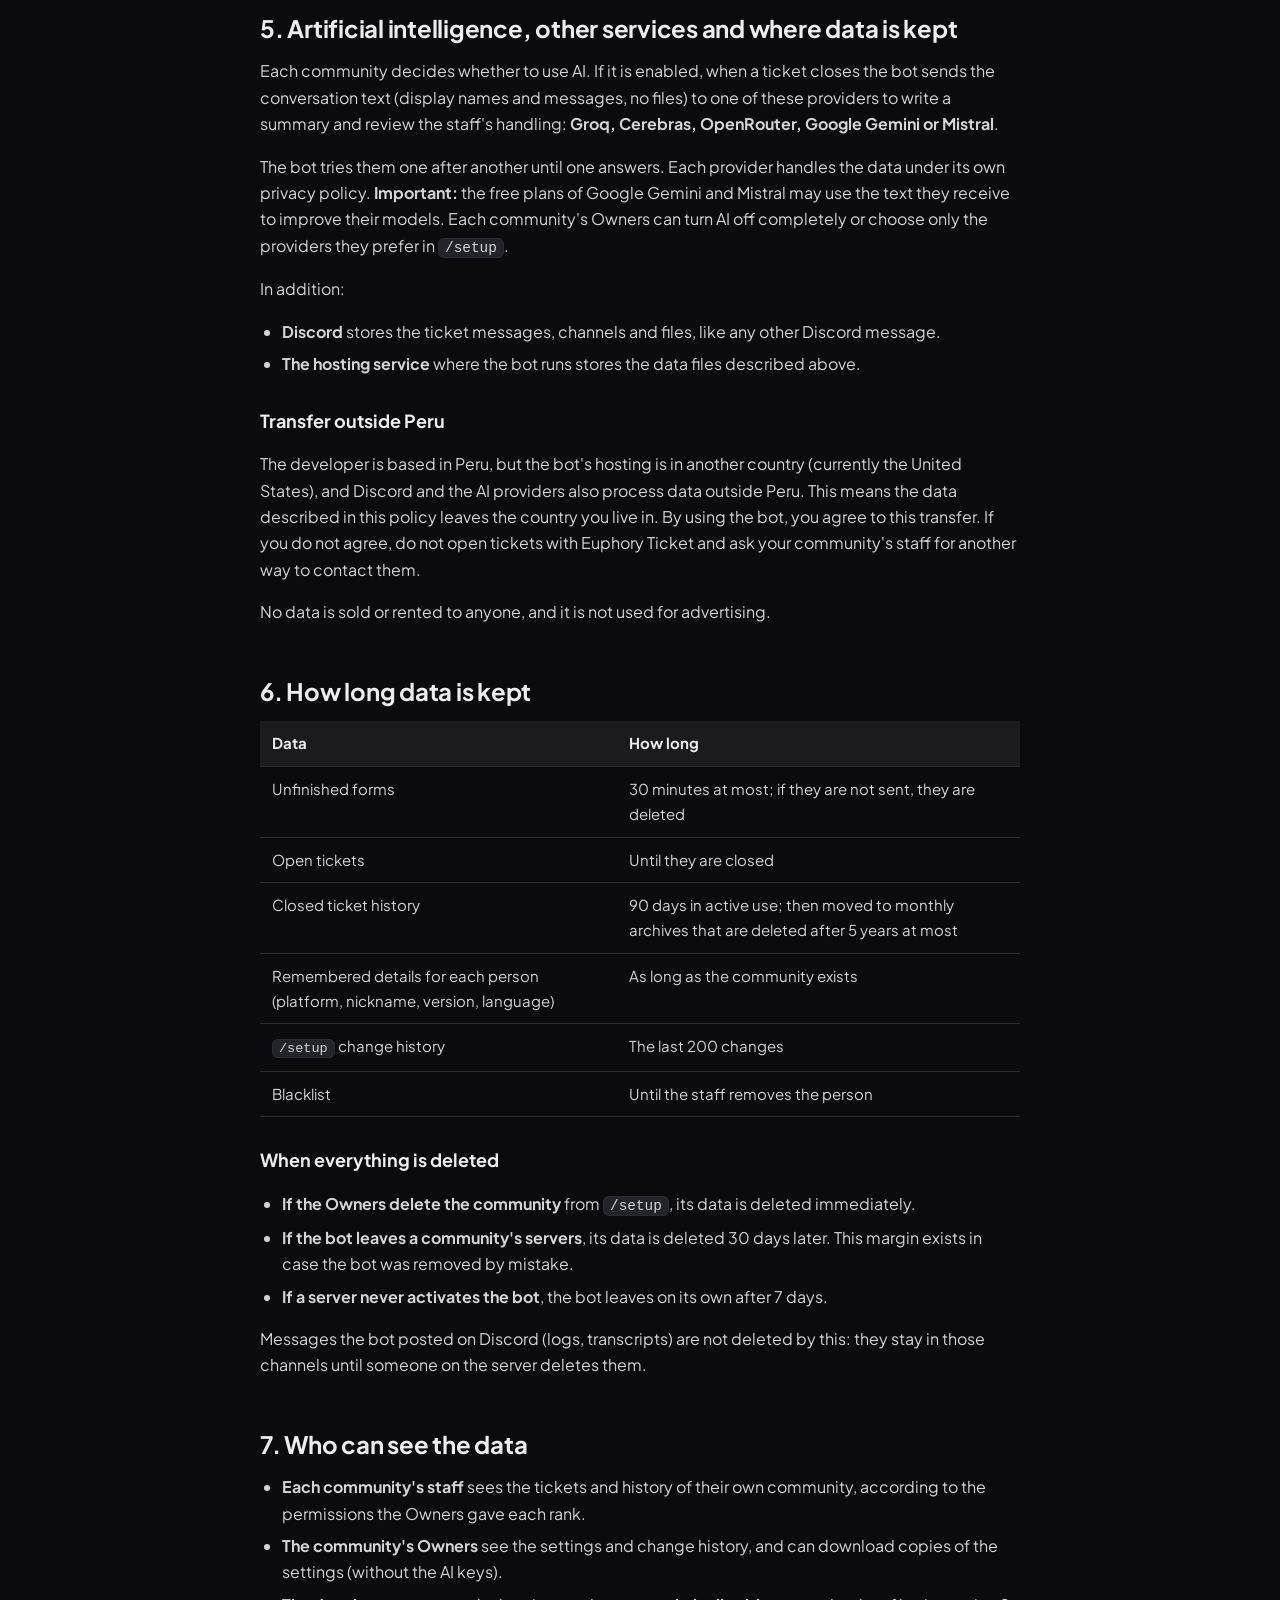
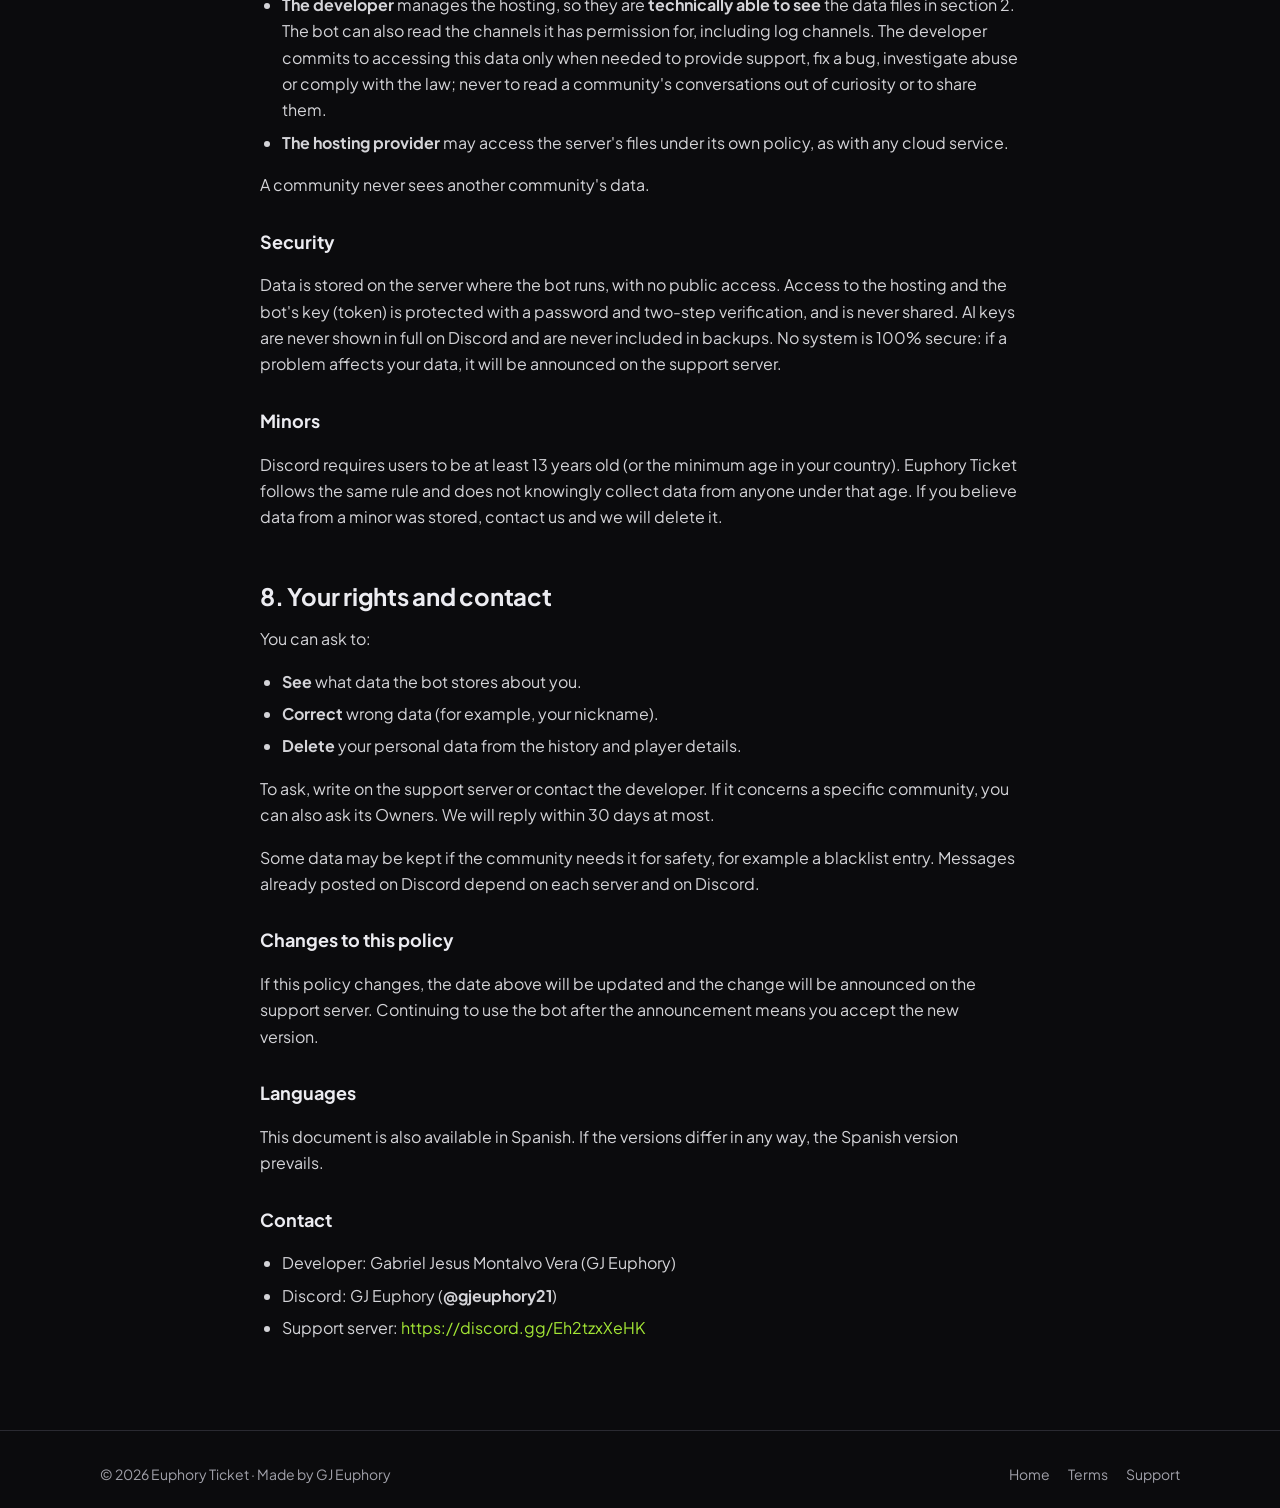
<file: privacy.html>
<!doctype html>
<html lang="en">
<head>
  <meta charset="utf-8">
  <meta name="viewport" content="width=device-width, initial-scale=1">
  <title>Privacy Policy · Euphory Ticket</title>
  <meta name="description" content="What data Euphory Ticket stores, why, for how long and how to ask for it to be deleted.">
  <meta name="theme-color" content="#a3e635">
  <link rel="alternate" hreflang="es" href="privacidad.html"><link rel="alternate" hreflang="pt" href="pt.html">
  <meta property="og:type" content="website">
  <meta property="og:site_name" content="Euphory Ticket">
  <meta property="og:title" content="Privacy Policy · Euphory Ticket">
  <meta property="og:description" content="What data Euphory Ticket stores, why, for how long and how to ask for it to be deleted.">
  <meta property="og:url" content="https://gj-euphory-21.github.io/euphory-tickets/privacy.html">
  <meta property="og:image" content="https://gj-euphory-21.github.io/euphory-tickets/preview-en.png">
  <meta property="og:image:width" content="1200">
  <meta property="og:image:height" content="630">
  <meta property="og:locale" content="en_US">
  <meta name="twitter:card" content="summary_large_image">
  <meta name="twitter:image" content="https://gj-euphory-21.github.io/euphory-tickets/preview-en.png">
  <link rel="icon" href="[data-uri]">
  <link rel="preconnect" href="https://fonts.googleapis.com">
  <link rel="preconnect" href="https://fonts.gstatic.com" crossorigin>
  <link href="https://fonts.googleapis.com/css2?family=Plus+Jakarta+Sans:wght@400;600;700;800&display=swap" rel="stylesheet">
  <style>
/* Euphory Ticket · estilo de la web */
:root {
  --fondo: #0b0b0d;
  --fondo-2: #131316;
  --tarjeta: #1a1a1f;
  --borde: #2a2a31;
  --texto: #ececf1;
  --suave: #a1a1aa;
  --lima: #a3e635;
  --lima-osc: #65a30d;
  --rojo: #ef4444;
  --radio: 14px;
  --ancho: 1080px;
}

* { box-sizing: border-box; }
html { scroll-behavior: smooth; }
body {
  margin: 0;
  background: var(--fondo);
  color: var(--texto);
  font-family: 'Plus Jakarta Sans', system-ui, -apple-system, 'Segoe UI', sans-serif;
  font-size: 16px;
  line-height: 1.65;
  -webkit-font-smoothing: antialiased;
}
img { max-width: 100%; display: block; }
a { color: var(--lima); text-decoration: none; }
a:hover { text-decoration: underline; }

.contenedor { width: min(var(--ancho), 100% - 32px); margin-inline: auto; }

/* ---------- Barra superior ---------- */
.barra {
  position: sticky; top: 0; z-index: 10;
  background: color-mix(in srgb, var(--fondo) 85%, transparent);
  backdrop-filter: blur(10px);
  border-bottom: 1px solid var(--borde);
}
.barra .contenedor { display: flex; align-items: center; justify-content: space-between; gap: 16px; height: 64px; }
.marca { display: flex; align-items: center; gap: 10px; color: var(--texto); font-weight: 800; font-size: 17px; }
.marca:hover { text-decoration: none; }
.marca img { width: 34px; height: 34px; }
.menu { display: flex; gap: 22px; font-size: 15px; }
.menu a { color: var(--suave); }
.menu a:hover { color: var(--texto); text-decoration: none; }
@media (max-width: 640px) { .menu .opcional { display: none; } }

/* ---------- Botones ---------- */
.boton {
  display: inline-flex; align-items: center; gap: 8px;
  padding: 12px 22px; border-radius: 10px;
  font-weight: 700; font-size: 15px;
  border: 1px solid var(--borde);
  background: var(--tarjeta); color: var(--texto);
  transition: transform .15s ease, background .15s ease;
}
.boton:hover { text-decoration: none; transform: translateY(-1px); background: #22222a; }
.boton.principal { background: var(--lima); color: #0b0b0d; border-color: var(--lima); }
.boton.principal:hover { background: #b6f04f; }

/* ---------- Portada ---------- */
.portada { position: relative; overflow: hidden; padding: 72px 0 56px; }
.portada::before {
  content: ''; position: absolute; inset: -40% -10% auto auto; width: 700px; height: 700px;
  background: radial-gradient(closest-side, rgba(163, 230, 53, .16), transparent);
  pointer-events: none;
}
.portada .contenedor { display: grid; grid-template-columns: 1.05fr .95fr; gap: 48px; align-items: center; }
.etiqueta { color: var(--lima); font-weight: 800; letter-spacing: .22em; font-size: 12px; text-transform: uppercase; }
.portada h1 { font-size: clamp(36px, 6vw, 58px); line-height: 1.05; margin: 10px 0 18px; letter-spacing: -.02em; }
.portada h1 span { color: var(--lima); }
.portada p.lema { color: var(--suave); font-size: 18px; max-width: 34em; margin: 0 0 28px; }
.acciones { display: flex; flex-wrap: wrap; gap: 12px; }
.captura {
  border-radius: var(--radio); border: 1px solid var(--borde);
  box-shadow: 0 30px 80px -30px rgba(163, 230, 53, .25), 0 20px 50px -20px rgba(0, 0, 0, .8);
}
.portada .captura { max-height: 560px; width: auto; margin-left: auto; }
@media (max-width: 860px) {
  .portada { padding-top: 48px; }
  .portada .contenedor { grid-template-columns: 1fr; }
  .portada .captura { margin: 0 auto; max-height: 460px; }
}

/* ---------- Secciones ---------- */
section { padding: 64px 0; }
section.alterna { background: var(--fondo-2); border-block: 1px solid var(--borde); }
h2 { font-size: clamp(26px, 4vw, 36px); line-height: 1.15; margin: 0 0 12px; letter-spacing: -.01em; }
.intro { color: var(--suave); max-width: 40em; margin: 0 0 36px; }

.rejilla { display: grid; grid-template-columns: repeat(auto-fill, minmax(240px, 1fr)); gap: 16px; }
.funcion {
  background: var(--tarjeta); border: 1px solid var(--borde); border-radius: var(--radio);
  padding: 22px;
}
.funcion .icono {
  width: 40px; height: 40px; border-radius: 10px; margin-bottom: 14px;
  display: grid; place-items: center;
  background: rgba(163, 230, 53, .12); color: var(--lima);
}
.funcion .icono svg { width: 22px; height: 22px; }
.funcion h3 { margin: 0 0 6px; font-size: 17px; }
.funcion p { margin: 0; color: var(--suave); font-size: 15px; }

.dos { display: grid; grid-template-columns: 1fr 1fr; gap: 48px; align-items: center; }
@media (max-width: 860px) { .dos { grid-template-columns: 1fr; } }

.pasos { counter-reset: paso; list-style: none; padding: 0; margin: 0; display: grid; gap: 14px; }
.pasos li {
  counter-increment: paso; position: relative;
  background: var(--tarjeta); border: 1px solid var(--borde); border-radius: var(--radio);
  padding: 18px 20px 18px 66px;
}
.pasos li::before {
  content: counter(paso); position: absolute; left: 18px; top: 16px;
  width: 32px; height: 32px; border-radius: 50%;
  display: grid; place-items: center;
  background: var(--lima); color: #0b0b0d; font-weight: 800;
}
.pasos strong { display: block; }
.pasos span { color: var(--suave); font-size: 15px; }

code {
  font-family: ui-monospace, 'SFMono-Regular', Consolas, monospace; font-size: .9em;
  background: #23232a; border: 1px solid var(--borde); border-radius: 6px; padding: 1px 6px;
}

.comandos { width: 100%; border-collapse: collapse; font-size: 15px; }
.comandos td { padding: 12px 10px; border-bottom: 1px solid var(--borde); vertical-align: top; }
.comandos td:first-child { white-space: nowrap; width: 1%; }
.comandos td:last-child { color: var(--suave); }

.llamada { text-align: center; }
.llamada .acciones { justify-content: center; }

/* ---------- Páginas de texto (privacidad y términos) ---------- */
.documento { padding: 56px 0 72px; }
.documento .contenedor { max-width: 760px; }
.documento h1 { font-size: clamp(30px, 5vw, 42px); line-height: 1.1; margin: 8px 0 6px; }
.documento .fecha { color: var(--suave); margin: 0 0 32px; font-size: 15px; }
.documento h2 { font-size: 24px; margin: 44px 0 12px; padding-top: 8px; }
.documento h3 { font-size: 18px; margin: 28px 0 8px; }
.documento p, .documento li { color: #d4d4d8; }
.documento ul, .documento ol { padding-left: 22px; }
.documento li { margin: 6px 0; }
.documento .resumen {
  background: rgba(163, 230, 53, .08); border: 1px solid rgba(163, 230, 53, .35);
  border-radius: var(--radio); padding: 16px 20px; color: var(--texto);
}
.indice {
  background: var(--tarjeta); border: 1px solid var(--borde); border-radius: var(--radio);
  padding: 16px 20px; margin-bottom: 8px;
}
.indice strong { display: block; margin-bottom: 4px; }
.indice ol { margin: 0; }
.tabla { width: 100%; overflow-x: auto; margin: 16px 0; }
.tabla table { width: 100%; border-collapse: collapse; font-size: 15px; min-width: 520px; }
.tabla th, .tabla td { text-align: left; padding: 10px 12px; border-bottom: 1px solid var(--borde); vertical-align: top; }
.tabla th { color: var(--texto); background: var(--tarjeta); }
.tabla td { color: #d4d4d8; }

/* ---------- Pie ---------- */
footer { border-top: 1px solid var(--borde); padding: 32px 0; color: var(--suave); font-size: 14px; }
footer .contenedor { display: flex; flex-wrap: wrap; gap: 12px 24px; justify-content: space-between; align-items: center; }
footer nav { display: flex; flex-wrap: wrap; gap: 18px; }
footer a { color: var(--suave); }
footer a:hover { color: var(--texto); }

.idioma {
  display: inline-flex; align-items: center; gap: 4px; padding: 4px; border-radius: 999px;
  border: 1px solid var(--borde); background: var(--tarjeta);
}
.idioma a, .idioma span { display: inline-flex; padding: 3px; border-radius: 999px; line-height: 0; }
.idioma svg { width: 24px; height: 16px; border-radius: 3px; box-shadow: 0 0 0 1px rgba(255,255,255,.18); }
.idioma a { opacity: .5; transition: opacity .15s, transform .15s; }
.idioma a:hover { opacity: 1; transform: translateY(-1px); }
.idioma span { background: rgba(163,230,53,.18); box-shadow: 0 0 0 1px var(--lima); }
.menu { align-items: center; }
.marca { white-space: nowrap; }
/* Capturas: siempre con su proporción real */
.captura { height: auto !important; max-height: none !important; width: 100%; }
.portada .captura { width: 100%; max-width: 560px; }
.marco { position: relative; max-width: 560px; margin-left: auto; }
.marco::after { content: ''; position: absolute; left: 0; right: 0; bottom: 0; height: 140px; border-radius: 0 0 var(--radio) var(--radio);
  background: linear-gradient(180deg, rgba(11, 11, 13, 0), var(--fondo) 92%); pointer-events: none; }
@media (max-width: 860px) { .marco { margin: 0 auto; } }
@media (max-width: 480px) { .menu > a { display: none; } }
.rejilla { grid-template-columns: repeat(3, 1fr); }
@media (max-width: 860px) { .rejilla { grid-template-columns: repeat(2, 1fr); } }
@media (max-width: 560px) { .rejilla { grid-template-columns: 1fr; } }
</style>
</head>
<body>
  <header class="barra">
    <div class="contenedor">
      <a class="marca" href="en.html"><img src="[data-uri]" alt="">Euphory Ticket</a>
      <nav class="menu">
        <a href="terms.html">Terms</a>
        <a href="https://discord.gg/Eh2tzxXeHK">Support</a>
        <div class="idioma" role="navigation" aria-label="Idioma / Language"><a href="privacidad.html" hreflang="es" lang="es" title="Español (Latinoamérica)" aria-label="Español (Latinoamérica)"><svg viewBox="0 0 30 20" aria-hidden="true"><rect width="30" height="20" fill="#fff"/><rect width="10" height="20" fill="#D91023"/><rect x="20" width="10" height="20" fill="#D91023"/></svg></a><span title="English (US)" aria-current="true"><svg viewBox="0 0 190 100" aria-hidden="true"><rect width="190" height="100" fill="#fff"/><rect y="0.000" width="190" height="7.692" fill="#B22234"/><rect y="15.385" width="190" height="7.692" fill="#B22234"/><rect y="30.769" width="190" height="7.692" fill="#B22234"/><rect y="46.154" width="190" height="7.692" fill="#B22234"/><rect y="61.538" width="190" height="7.692" fill="#B22234"/><rect y="76.923" width="190" height="7.692" fill="#B22234"/><rect y="92.308" width="190" height="7.692" fill="#B22234"/><rect width="76" height="53.85" fill="#3C3B6E"/><circle cx="6.0" cy="5.4" r="2.6" fill="#fff"/><circle cx="18.6" cy="5.4" r="2.6" fill="#fff"/><circle cx="31.2" cy="5.4" r="2.6" fill="#fff"/><circle cx="43.8" cy="5.4" r="2.6" fill="#fff"/><circle cx="56.4" cy="5.4" r="2.6" fill="#fff"/><circle cx="12.3" cy="16.0" r="2.6" fill="#fff"/><circle cx="24.900000000000002" cy="16.0" r="2.6" fill="#fff"/><circle cx="37.5" cy="16.0" r="2.6" fill="#fff"/><circle cx="50.099999999999994" cy="16.0" r="2.6" fill="#fff"/><circle cx="6.0" cy="26.6" r="2.6" fill="#fff"/><circle cx="18.6" cy="26.6" r="2.6" fill="#fff"/><circle cx="31.2" cy="26.6" r="2.6" fill="#fff"/><circle cx="43.8" cy="26.6" r="2.6" fill="#fff"/><circle cx="56.4" cy="26.6" r="2.6" fill="#fff"/><circle cx="12.3" cy="37.199999999999996" r="2.6" fill="#fff"/><circle cx="24.900000000000002" cy="37.199999999999996" r="2.6" fill="#fff"/><circle cx="37.5" cy="37.199999999999996" r="2.6" fill="#fff"/><circle cx="50.099999999999994" cy="37.199999999999996" r="2.6" fill="#fff"/><circle cx="6.0" cy="47.8" r="2.6" fill="#fff"/><circle cx="18.6" cy="47.8" r="2.6" fill="#fff"/><circle cx="31.2" cy="47.8" r="2.6" fill="#fff"/><circle cx="43.8" cy="47.8" r="2.6" fill="#fff"/><circle cx="56.4" cy="47.8" r="2.6" fill="#fff"/></svg></span><a href="pt.html" hreflang="pt" lang="pt" title="Português (Brasil)" aria-label="Português (Brasil)"><svg viewBox="0 0 20 14" aria-hidden="true"><rect width="20" height="14" fill="#009C3B"/><path d="M10 1.3 18.6 7 10 12.7 1.4 7Z" fill="#FFDF00"/><circle cx="10" cy="7" r="3.5" fill="#002776"/><path d="M6.6 6.2c2.3-.7 4.8-.4 6.8 1" stroke="#fff" stroke-width=".55" fill="none"/></svg></a></div>
      </nav>
    </div>
  </header>

  <main class="documento">
    <div class="contenedor">
      <div class="etiqueta">Legal</div>
      <h1>Privacy Policy</h1>
      <p class="fecha">Last updated: November 4, 2026</p>

      <p class="resumen">Euphory Ticket only stores what it needs to run your server's tickets, and never sells or shares that data for advertising.</p>

      <nav class="indice">
        <strong>Contents</strong>
        <ol>
          <li><a href="#who">Who we are and what this covers</a></li>
          <li><a href="#data">What data the bot stores</a></li>
          <li><a href="#not-stored">What it does not store</a></li>
          <li><a href="#use">How the data is used</a></li>
          <li><a href="#ai">Artificial intelligence, other services and where data is kept</a></li>
          <li><a href="#retention">How long data is kept</a></li>
          <li><a href="#access">Who can see the data</a></li>
          <li><a href="#rights">Your rights and contact</a></li>
        </ol>
      </nav>

      <h2 id="who">1. Who we are and what this covers</h2>
      <p>This policy explains what data the Discord bot <strong>Euphory Ticket</strong> stores, why, and for how long. It applies to everyone who uses the bot: server owners and staff, and players or users who open tickets.</p>
      <ul>
        <li><strong>Data controller:</strong> Gabriel Jesus Montalvo Vera (GJ Euphory), developer of Euphory Ticket.</li>
        <li><strong>Contact:</strong> GJ Euphory (<strong>@gjeuphory21</strong>) on Discord, or the <a href="https://discord.gg/Eh2tzxXeHK">support server</a>.</li>
        <li><strong>Communities:</strong> each server (or pair of linked servers) that activates the bot forms a <em>community</em>. Its Owners decide how the bot is used there: which channels receive logs, whether AI is used and who can see each ticket.</li>
      </ul>

      <h2 id="data">2. What data the bot stores</h2>
      <p>The bot stores Discord IDs, display names and what people write in ticket forms. It does not store passwords, email addresses or payment details.</p>
      <div class="tabla">
        <table>
          <thead><tr><th>Data</th><th>What it includes</th><th>About whom</th></tr></thead>
          <tbody>
            <tr><td>Community settings</td><td>Server, channel and role IDs; ranks, categories, forms, styles, texts in each language (including those changed with the text file), custom languages, colors and <code>/setup</code> options</td><td>Owners and staff</td></tr>
            <tr><td>Owners and managers</td><td>Discord IDs of the person who created the community and its managers</td><td>Owners</td></tr>
            <tr><td>Open tickets</td><td>Number, category, ID, name and avatar of the person who opened it; ticket language; form answers; who claimed it and who wrote in it</td><td>Players and staff</td></tr>
            <tr><td>Closed ticket history</td><td>Same as an open ticket, plus participants, message count, events (claims, closing), rating and comment, and the AI summary</td><td>Players and staff</td></tr>
            <tr><td>Unfinished forms</td><td>What someone has answered so far in a form they have not sent yet, so it is not lost if the bot restarts</td><td>Players</td></tr>
            <tr><td>Remembered details for each person</td><td>Minecraft platform, device, version and nickname, their explanation of how they connect if they chose “Other”, the date of their last ticket and, for staff, the language they use <code>/setup</code> in</td><td>Players and staff</td></tr>
            <tr><td>Waiting queue</td><td>ID and name of the person waiting, category and time</td><td>Players</td></tr>
            <tr><td>Blacklist</td><td>IDs blocked by the community, who added them and when</td><td>Players and staff</td></tr>
            <tr><td><code>/setup</code> change history</td><td>The last 200 changes: who, when and what changed</td><td>Owners and staff</td></tr>
            <tr><td>Community AI keys</td><td>The keys Owners paste in <code>/setup</code></td><td>Owners</td></tr>
          </tbody>
        </table>
      </div>
      <p>All of this is stored in files on the server (hosting) where the bot runs, kept separate for each community. The files are not encrypted: they are protected by the fact that only the developer and the hosting provider can access that server (see section 7).</p>

      <h2 id="not-stored">3. What it does not store, and where conversations go</h2>
      <p>Full ticket conversations are not stored by the bot: when a ticket closes they are sent to Discord and the bot removes them from its memory.</p>
      <ul>
        <li><strong>Transcripts:</strong> when a ticket closes, the bot reads the channel's messages, builds a transcript (an HTML file with messages and images) and posts it in the log channel chosen by the community. It also sends a copy by direct message to the staff member who closed it and, if the community enabled it, to the player. Then it deletes the ticket channel.</li>
        <li><strong>Files and images:</strong> they are downloaded only for a moment to re-upload them to the log. They are not kept on the hosting.</li>
        <li><strong>Messages outside tickets:</strong> the bot does not read or store messages from other channels.</li>
        <li><strong>Sensitive data:</strong> the bot does not ask for or store passwords, email addresses, phone numbers, addresses or payment details.</li>
      </ul>
      <p>Logs posted on Discord belong to the server where they were posted. Its Owners can delete them at any time.</p>

      <h2 id="use">4. How the data is used</h2>
      <p>The data is used only to provide the ticket service inside each community:</p>
      <ul>
        <li>Create the private channel for each ticket and give access to the right people.</li>
        <li>Show the form and its answers to the staff.</li>
        <li>Remember the player's platform and nickname so they don't have to type them on every ticket.</li>
        <li>Enforce the community's rules: queue, ticket limits, cooldown between tickets, working hours and blacklist.</li>
        <li>Generate the log, transcript, rating and staff statistics.</li>
        <li>Send direct messages: queue turn, rating request, copy of the log and inactivity notices to Owners.</li>
      </ul>
      <h3>Special Discord permissions</h3>
      <ul>
        <li><strong>Message Content:</strong> only inside ticket channels. Used to build the transcript and the AI summary when the ticket closes. Messages in other channels are ignored and never stored.</li>
        <li><strong>Server Members:</strong> to know who has each staff role, release the tickets of a staff member who leaves the server, and notify Owners when the community is inactive.</li>
      </ul>

      <h2 id="ai">5. Artificial intelligence, other services and where data is kept</h2>
      <p>Each community decides whether to use AI. If it is enabled, when a ticket closes the bot sends the conversation text (display names and messages, no files) to one of these providers to write a summary and review the staff's handling: <strong>Groq, Cerebras, OpenRouter, Google Gemini or Mistral</strong>.</p>
      <p>The bot tries them one after another until one answers. Each provider handles the data under its own privacy policy. <strong>Important:</strong> the free plans of Google Gemini and Mistral may use the text they receive to improve their models. Each community's Owners can turn AI off completely or choose only the providers they prefer in <code>/setup</code>.</p>
      <p>In addition:</p>
      <ul>
        <li><strong>Discord</strong> stores the ticket messages, channels and files, like any other Discord message.</li>
        <li><strong>The hosting service</strong> where the bot runs stores the data files described above.</li>
      </ul>
      <h3>Transfer outside Peru</h3>
      <p>The developer is based in Peru, but the bot's hosting is in another country (currently the United States), and Discord and the AI providers also process data outside Peru. This means the data described in this policy leaves the country you live in. By using the bot, you agree to this transfer. If you do not agree, do not open tickets with Euphory Ticket and ask your community's staff for another way to contact them.</p>
      <p>No data is sold or rented to anyone, and it is not used for advertising.</p>

      <h2 id="retention">6. How long data is kept</h2>
      <div class="tabla">
        <table>
          <thead><tr><th>Data</th><th>How long</th></tr></thead>
          <tbody>
            <tr><td>Unfinished forms</td><td>30 minutes at most; if they are not sent, they are deleted</td></tr>
            <tr><td>Open tickets</td><td>Until they are closed</td></tr>
            <tr><td>Closed ticket history</td><td>90 days in active use; then moved to monthly archives that are deleted after 5 years at most</td></tr>
            <tr><td>Remembered details for each person (platform, nickname, version, language)</td><td>As long as the community exists</td></tr>
            <tr><td><code>/setup</code> change history</td><td>The last 200 changes</td></tr>
            <tr><td>Blacklist</td><td>Until the staff removes the person</td></tr>
          </tbody>
        </table>
      </div>
      <h3>When everything is deleted</h3>
      <ul>
        <li><strong>If the Owners delete the community</strong> from <code>/setup</code>, its data is deleted immediately.</li>
        <li><strong>If the bot leaves a community's servers</strong>, its data is deleted 30 days later. This margin exists in case the bot was removed by mistake.</li>
        <li><strong>If a server never activates the bot</strong>, the bot leaves on its own after 7 days.</li>
      </ul>
      <p>Messages the bot posted on Discord (logs, transcripts) are not deleted by this: they stay in those channels until someone on the server deletes them.</p>

      <h2 id="access">7. Who can see the data</h2>
      <ul>
        <li><strong>Each community's staff</strong> sees the tickets and history of their own community, according to the permissions the Owners gave each rank.</li>
        <li><strong>The community's Owners</strong> see the settings and change history, and can download copies of the settings (without the AI keys).</li>
        <li><strong>The developer</strong> manages the hosting, so they are <strong>technically able to see</strong> the data files in section 2. The bot can also read the channels it has permission for, including log channels. The developer commits to accessing this data only when needed to provide support, fix a bug, investigate abuse or comply with the law; never to read a community's conversations out of curiosity or to share them.</li>
        <li><strong>The hosting provider</strong> may access the server's files under its own policy, as with any cloud service.</li>
      </ul>
      <p>A community never sees another community's data.</p>
      <h3>Security</h3>
      <p>Data is stored on the server where the bot runs, with no public access. Access to the hosting and the bot's key (token) is protected with a password and two-step verification, and is never shared. AI keys are never shown in full on Discord and are never included in backups. No system is 100% secure: if a problem affects your data, it will be announced on the support server.</p>
      <h3>Minors</h3>
      <p>Discord requires users to be at least 13 years old (or the minimum age in your country). Euphory Ticket follows the same rule and does not knowingly collect data from anyone under that age. If you believe data from a minor was stored, contact us and we will delete it.</p>

      <h2 id="rights">8. Your rights and contact</h2>
      <p>You can ask to:</p>
      <ul>
        <li><strong>See</strong> what data the bot stores about you.</li>
        <li><strong>Correct</strong> wrong data (for example, your nickname).</li>
        <li><strong>Delete</strong> your personal data from the history and player details.</li>
      </ul>
      <p>To ask, write on the support server or contact the developer. If it concerns a specific community, you can also ask its Owners. We will reply within 30 days at most.</p>
      <p>Some data may be kept if the community needs it for safety, for example a blacklist entry. Messages already posted on Discord depend on each server and on Discord.</p>
      <h3>Changes to this policy</h3>
      <p>If this policy changes, the date above will be updated and the change will be announced on the support server. Continuing to use the bot after the announcement means you accept the new version.</p>
      <h3>Languages</h3>
      <p>This document is also available in Spanish. If the versions differ in any way, the Spanish version prevails.</p>
      <h3>Contact</h3>
      <ul>
        <li>Developer: Gabriel Jesus Montalvo Vera (GJ Euphory)</li>
        <li>Discord: GJ Euphory (<strong>@gjeuphory21</strong>)</li>
        <li>Support server: <a href="https://discord.gg/Eh2tzxXeHK">https://discord.gg/Eh2tzxXeHK</a></li>
      </ul>
    </div>
  </main>

  <footer>
    <div class="contenedor">
      <span>© 2026 Euphory Ticket · Made by GJ Euphory</span>
      <nav>
        <a href="en.html">Home</a>
        <a href="terms.html">Terms</a>
        <a href="https://discord.gg/Eh2tzxXeHK">Support</a>
      </nav>
    </div>
  </footer>
</body>
</html>
</file>
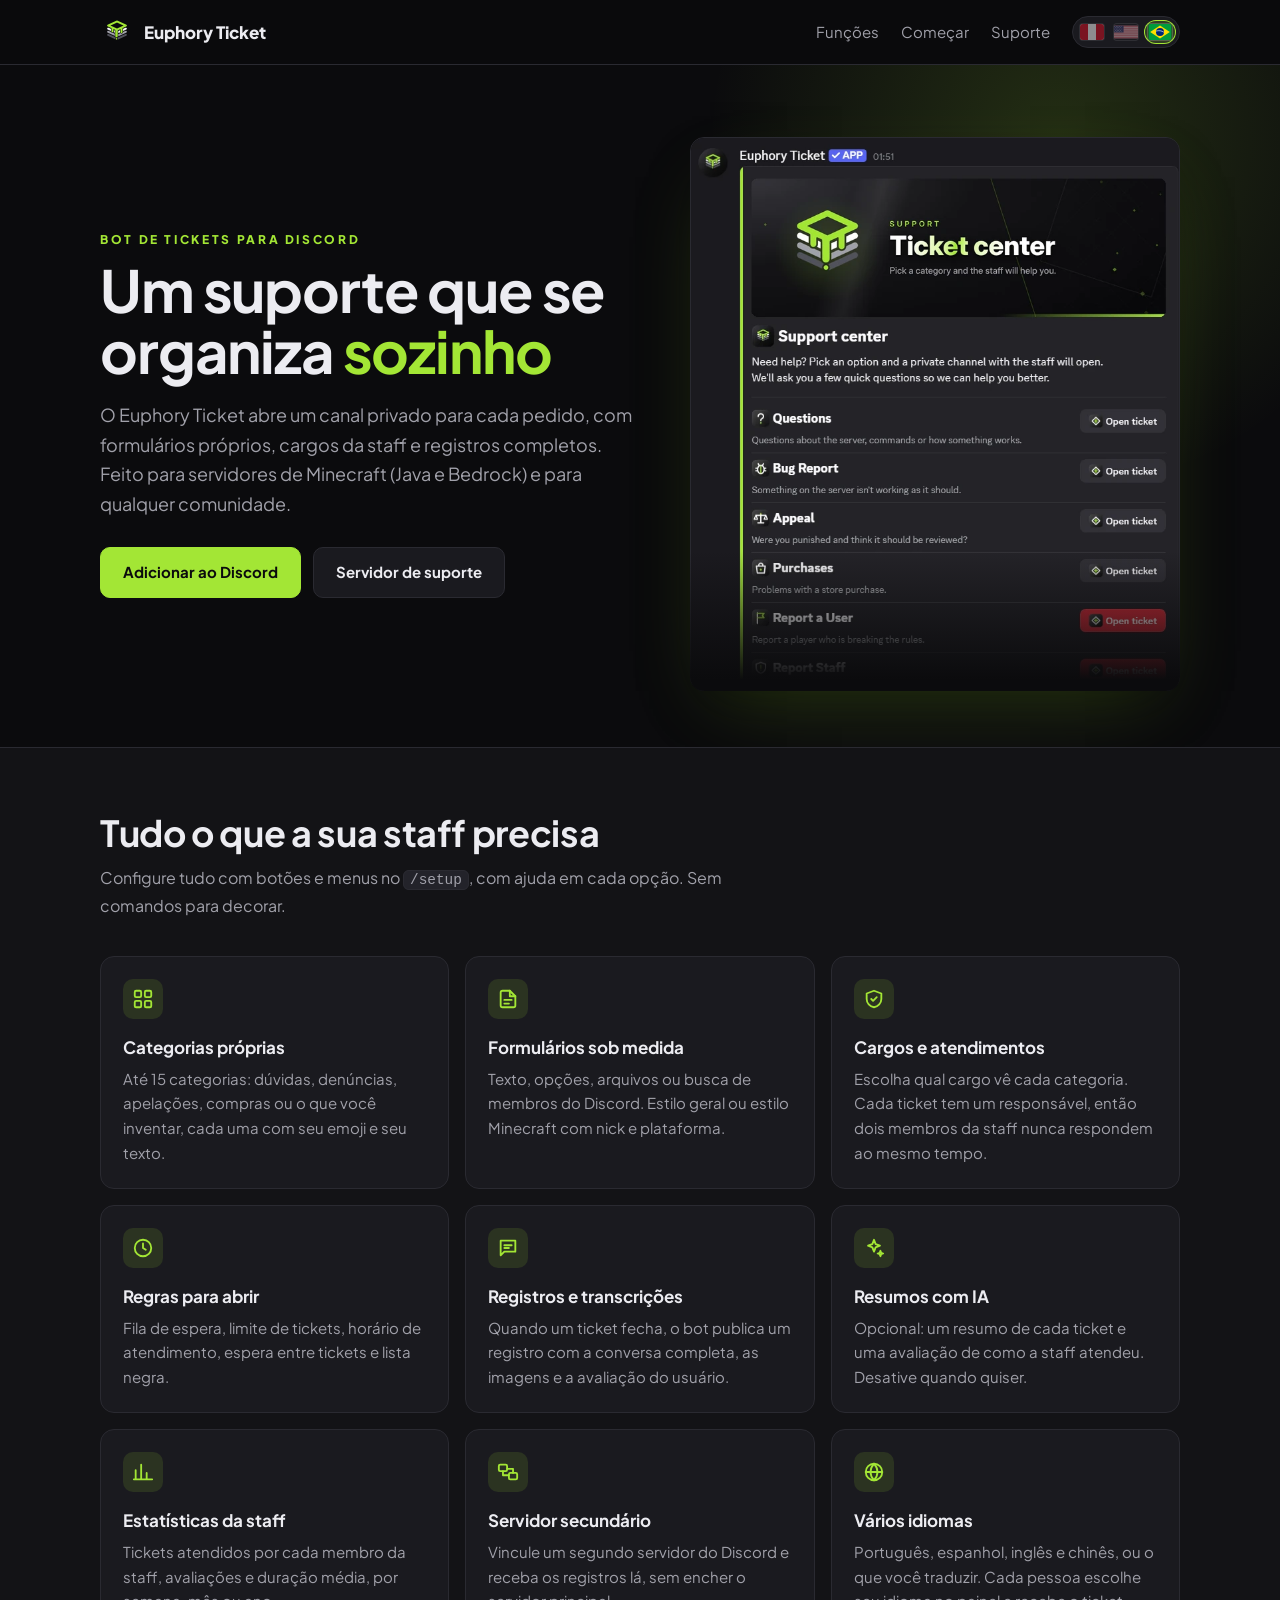
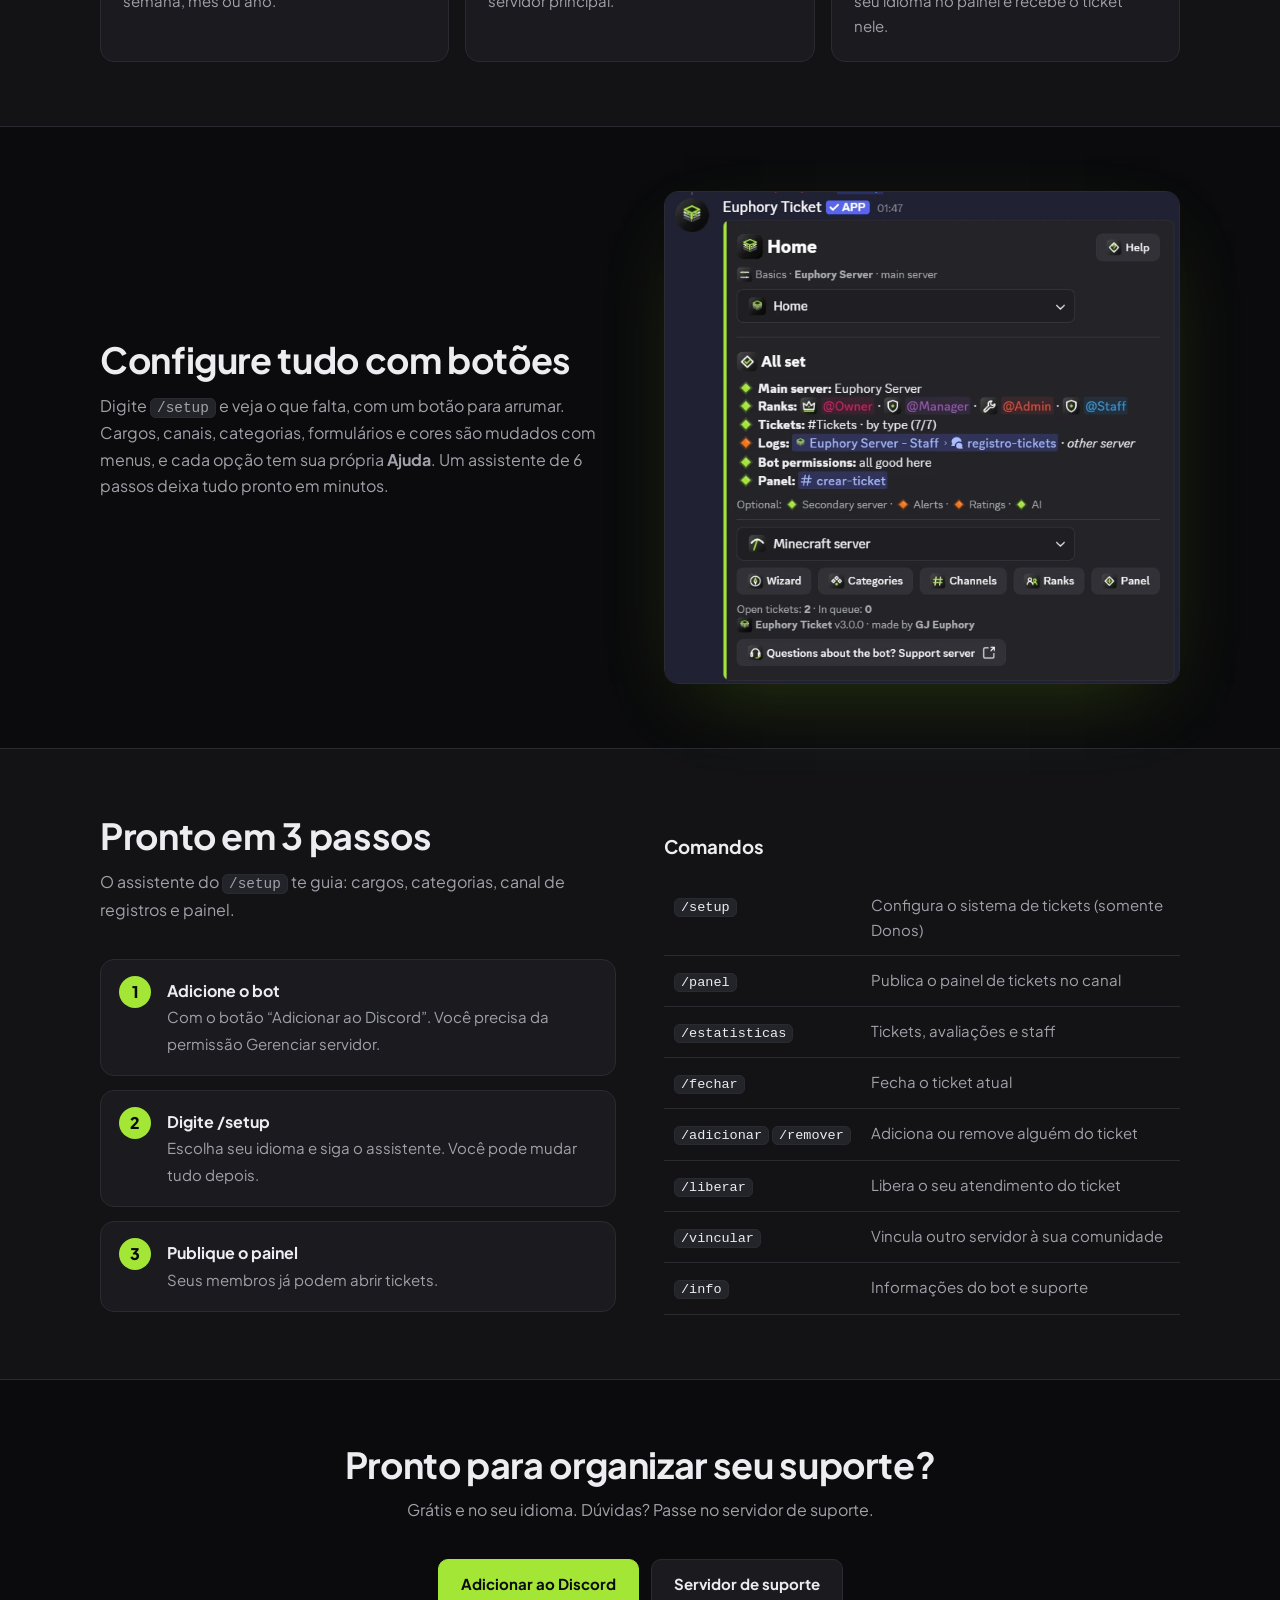
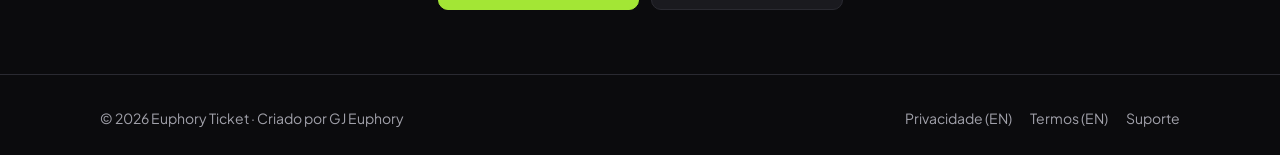
<file: pt.html>
<!doctype html>
<html lang="pt">
<head>
  <meta charset="utf-8">
  <meta name="viewport" content="width=device-width, initial-scale=1">
  <title>Euphory Ticket · Bot de tickets para Discord</title>
  <meta name="description" content="Bot de tickets para comunidades do Discord e servidores de Minecraft: formulários próprios, cargos da staff, atendimentos, fila, avaliações, transcrições e resumos com IA.">
  <meta name="theme-color" content="#a3e635">
  <link rel="alternate" hreflang="es" href="./"><link rel="alternate" hreflang="en" href="en.html">
  <meta property="og:type" content="website">
  <meta property="og:site_name" content="Euphory Ticket">
  <meta property="og:title" content="Euphory Ticket · Bot de tickets para Discord">
  <meta property="og:description" content="Bot de tickets para comunidades do Discord e servidores de Minecraft: formulários próprios, cargos da staff, atendimentos, fila, avaliações, transcrições e resumos com IA.">
  <meta property="og:url" content="https://gj-euphory-21.github.io/euphory-tickets/pt.html">
  <meta property="og:image" content="https://gj-euphory-21.github.io/euphory-tickets/preview-en.png">
  <meta property="og:image:width" content="1200">
  <meta property="og:image:height" content="630">
  <meta property="og:locale" content="pt_BR">
  <meta name="twitter:card" content="summary_large_image">
  <meta name="twitter:image" content="https://gj-euphory-21.github.io/euphory-tickets/preview-en.png">
  <link rel="icon" href="[data-uri]">
  <link rel="preconnect" href="https://fonts.googleapis.com">
  <link rel="preconnect" href="https://fonts.gstatic.com" crossorigin>
  <link href="https://fonts.googleapis.com/css2?family=Plus+Jakarta+Sans:wght@400;600;700;800&display=swap" rel="stylesheet">
  <style>
/* Euphory Ticket · estilo de la web */
:root {
  --fondo: #0b0b0d;
  --fondo-2: #131316;
  --tarjeta: #1a1a1f;
  --borde: #2a2a31;
  --texto: #ececf1;
  --suave: #a1a1aa;
  --lima: #a3e635;
  --lima-osc: #65a30d;
  --rojo: #ef4444;
  --radio: 14px;
  --ancho: 1080px;
}

* { box-sizing: border-box; }
html { scroll-behavior: smooth; }
body {
  margin: 0;
  background: var(--fondo);
  color: var(--texto);
  font-family: 'Plus Jakarta Sans', system-ui, -apple-system, 'Segoe UI', sans-serif;
  font-size: 16px;
  line-height: 1.65;
  -webkit-font-smoothing: antialiased;
}
img { max-width: 100%; display: block; }
a { color: var(--lima); text-decoration: none; }
a:hover { text-decoration: underline; }

.contenedor { width: min(var(--ancho), 100% - 32px); margin-inline: auto; }

/* ---------- Barra superior ---------- */
.barra {
  position: sticky; top: 0; z-index: 10;
  background: color-mix(in srgb, var(--fondo) 85%, transparent);
  backdrop-filter: blur(10px);
  border-bottom: 1px solid var(--borde);
}
.barra .contenedor { display: flex; align-items: center; justify-content: space-between; gap: 16px; height: 64px; }
.marca { display: flex; align-items: center; gap: 10px; color: var(--texto); font-weight: 800; font-size: 17px; }
.marca:hover { text-decoration: none; }
.marca img { width: 34px; height: 34px; }
.menu { display: flex; gap: 22px; font-size: 15px; }
.menu a { color: var(--suave); }
.menu a:hover { color: var(--texto); text-decoration: none; }
@media (max-width: 640px) { .menu .opcional { display: none; } }

/* ---------- Botones ---------- */
.boton {
  display: inline-flex; align-items: center; gap: 8px;
  padding: 12px 22px; border-radius: 10px;
  font-weight: 700; font-size: 15px;
  border: 1px solid var(--borde);
  background: var(--tarjeta); color: var(--texto);
  transition: transform .15s ease, background .15s ease;
}
.boton:hover { text-decoration: none; transform: translateY(-1px); background: #22222a; }
.boton.principal { background: var(--lima); color: #0b0b0d; border-color: var(--lima); }
.boton.principal:hover { background: #b6f04f; }

/* ---------- Portada ---------- */
.portada { position: relative; overflow: hidden; padding: 72px 0 56px; }
.portada::before {
  content: ''; position: absolute; inset: -40% -10% auto auto; width: 700px; height: 700px;
  background: radial-gradient(closest-side, rgba(163, 230, 53, .16), transparent);
  pointer-events: none;
}
.portada .contenedor { display: grid; grid-template-columns: 1.05fr .95fr; gap: 48px; align-items: center; }
.etiqueta { color: var(--lima); font-weight: 800; letter-spacing: .22em; font-size: 12px; text-transform: uppercase; }
.portada h1 { font-size: clamp(36px, 6vw, 58px); line-height: 1.05; margin: 10px 0 18px; letter-spacing: -.02em; }
.portada h1 span { color: var(--lima); }
.portada p.lema { color: var(--suave); font-size: 18px; max-width: 34em; margin: 0 0 28px; }
.acciones { display: flex; flex-wrap: wrap; gap: 12px; }
.captura {
  border-radius: var(--radio); border: 1px solid var(--borde);
  box-shadow: 0 30px 80px -30px rgba(163, 230, 53, .25), 0 20px 50px -20px rgba(0, 0, 0, .8);
}
.portada .captura { max-height: 560px; width: auto; margin-left: auto; }
@media (max-width: 860px) {
  .portada { padding-top: 48px; }
  .portada .contenedor { grid-template-columns: 1fr; }
  .portada .captura { margin: 0 auto; max-height: 460px; }
}

/* ---------- Secciones ---------- */
section { padding: 64px 0; }
section.alterna { background: var(--fondo-2); border-block: 1px solid var(--borde); }
h2 { font-size: clamp(26px, 4vw, 36px); line-height: 1.15; margin: 0 0 12px; letter-spacing: -.01em; }
.intro { color: var(--suave); max-width: 40em; margin: 0 0 36px; }

.rejilla { display: grid; grid-template-columns: repeat(auto-fill, minmax(240px, 1fr)); gap: 16px; }
.funcion {
  background: var(--tarjeta); border: 1px solid var(--borde); border-radius: var(--radio);
  padding: 22px;
}
.funcion .icono {
  width: 40px; height: 40px; border-radius: 10px; margin-bottom: 14px;
  display: grid; place-items: center;
  background: rgba(163, 230, 53, .12); color: var(--lima);
}
.funcion .icono svg { width: 22px; height: 22px; }
.funcion h3 { margin: 0 0 6px; font-size: 17px; }
.funcion p { margin: 0; color: var(--suave); font-size: 15px; }

.dos { display: grid; grid-template-columns: 1fr 1fr; gap: 48px; align-items: center; }
@media (max-width: 860px) { .dos { grid-template-columns: 1fr; } }

.pasos { counter-reset: paso; list-style: none; padding: 0; margin: 0; display: grid; gap: 14px; }
.pasos li {
  counter-increment: paso; position: relative;
  background: var(--tarjeta); border: 1px solid var(--borde); border-radius: var(--radio);
  padding: 18px 20px 18px 66px;
}
.pasos li::before {
  content: counter(paso); position: absolute; left: 18px; top: 16px;
  width: 32px; height: 32px; border-radius: 50%;
  display: grid; place-items: center;
  background: var(--lima); color: #0b0b0d; font-weight: 800;
}
.pasos strong { display: block; }
.pasos span { color: var(--suave); font-size: 15px; }

code {
  font-family: ui-monospace, 'SFMono-Regular', Consolas, monospace; font-size: .9em;
  background: #23232a; border: 1px solid var(--borde); border-radius: 6px; padding: 1px 6px;
}

.comandos { width: 100%; border-collapse: collapse; font-size: 15px; }
.comandos td { padding: 12px 10px; border-bottom: 1px solid var(--borde); vertical-align: top; }
.comandos td:first-child { white-space: nowrap; width: 1%; }
.comandos td:last-child { color: var(--suave); }

.llamada { text-align: center; }
.llamada .acciones { justify-content: center; }

/* ---------- Páginas de texto (privacidad y términos) ---------- */
.documento { padding: 56px 0 72px; }
.documento .contenedor { max-width: 760px; }
.documento h1 { font-size: clamp(30px, 5vw, 42px); line-height: 1.1; margin: 8px 0 6px; }
.documento .fecha { color: var(--suave); margin: 0 0 32px; font-size: 15px; }
.documento h2 { font-size: 24px; margin: 44px 0 12px; padding-top: 8px; }
.documento h3 { font-size: 18px; margin: 28px 0 8px; }
.documento p, .documento li { color: #d4d4d8; }
.documento ul, .documento ol { padding-left: 22px; }
.documento li { margin: 6px 0; }
.documento .resumen {
  background: rgba(163, 230, 53, .08); border: 1px solid rgba(163, 230, 53, .35);
  border-radius: var(--radio); padding: 16px 20px; color: var(--texto);
}
.indice {
  background: var(--tarjeta); border: 1px solid var(--borde); border-radius: var(--radio);
  padding: 16px 20px; margin-bottom: 8px;
}
.indice strong { display: block; margin-bottom: 4px; }
.indice ol { margin: 0; }
.tabla { width: 100%; overflow-x: auto; margin: 16px 0; }
.tabla table { width: 100%; border-collapse: collapse; font-size: 15px; min-width: 520px; }
.tabla th, .tabla td { text-align: left; padding: 10px 12px; border-bottom: 1px solid var(--borde); vertical-align: top; }
.tabla th { color: var(--texto); background: var(--tarjeta); }
.tabla td { color: #d4d4d8; }

/* ---------- Pie ---------- */
footer { border-top: 1px solid var(--borde); padding: 32px 0; color: var(--suave); font-size: 14px; }
footer .contenedor { display: flex; flex-wrap: wrap; gap: 12px 24px; justify-content: space-between; align-items: center; }
footer nav { display: flex; flex-wrap: wrap; gap: 18px; }
footer a { color: var(--suave); }
footer a:hover { color: var(--texto); }

.idioma {
  display: inline-flex; align-items: center; gap: 4px; padding: 4px; border-radius: 999px;
  border: 1px solid var(--borde); background: var(--tarjeta);
}
.idioma a, .idioma span { display: inline-flex; padding: 3px; border-radius: 999px; line-height: 0; }
.idioma svg { width: 24px; height: 16px; border-radius: 3px; box-shadow: 0 0 0 1px rgba(255,255,255,.18); }
.idioma a { opacity: .5; transition: opacity .15s, transform .15s; }
.idioma a:hover { opacity: 1; transform: translateY(-1px); }
.idioma span { background: rgba(163,230,53,.18); box-shadow: 0 0 0 1px var(--lima); }
.menu { align-items: center; }
.marca { white-space: nowrap; }
/* Capturas: siempre con su proporción real */
.captura { height: auto !important; max-height: none !important; width: 100%; }
.portada .captura { width: 100%; max-width: 560px; }
.marco { position: relative; max-width: 560px; margin-left: auto; }
.marco::after { content: ''; position: absolute; left: 0; right: 0; bottom: 0; height: 140px; border-radius: 0 0 var(--radio) var(--radio);
  background: linear-gradient(180deg, rgba(11, 11, 13, 0), var(--fondo) 92%); pointer-events: none; }
@media (max-width: 860px) { .marco { margin: 0 auto; } }
@media (max-width: 480px) { .menu > a { display: none; } }
.rejilla { grid-template-columns: repeat(3, 1fr); }
@media (max-width: 860px) { .rejilla { grid-template-columns: repeat(2, 1fr); } }
@media (max-width: 560px) { .rejilla { grid-template-columns: 1fr; } }
</style>
</head>
<body>
  <header class="barra">
    <div class="contenedor">
      <a class="marca" href="pt.html"><img src="[data-uri]" alt="">Euphory Ticket</a>
      <nav class="menu">
        <a class="opcional" href="#funcoes">Funções</a>
        <a class="opcional" href="#comecar">Começar</a>
        <a href="https://discord.gg/Eh2tzxXeHK">Suporte</a>
        <div class="idioma" role="navigation" aria-label="Idioma / Language"><a href="./" hreflang="es" lang="es" title="Español (Latinoamérica)" aria-label="Español (Latinoamérica)"><svg viewBox="0 0 30 20" aria-hidden="true"><rect width="30" height="20" fill="#fff"/><rect width="10" height="20" fill="#D91023"/><rect x="20" width="10" height="20" fill="#D91023"/></svg></a><a href="en.html" hreflang="en" lang="en" title="English (US)" aria-label="English (US)"><svg viewBox="0 0 190 100" aria-hidden="true"><rect width="190" height="100" fill="#fff"/><rect y="0.000" width="190" height="7.692" fill="#B22234"/><rect y="15.385" width="190" height="7.692" fill="#B22234"/><rect y="30.769" width="190" height="7.692" fill="#B22234"/><rect y="46.154" width="190" height="7.692" fill="#B22234"/><rect y="61.538" width="190" height="7.692" fill="#B22234"/><rect y="76.923" width="190" height="7.692" fill="#B22234"/><rect y="92.308" width="190" height="7.692" fill="#B22234"/><rect width="76" height="53.85" fill="#3C3B6E"/><circle cx="6.0" cy="5.4" r="2.6" fill="#fff"/><circle cx="18.6" cy="5.4" r="2.6" fill="#fff"/><circle cx="31.2" cy="5.4" r="2.6" fill="#fff"/><circle cx="43.8" cy="5.4" r="2.6" fill="#fff"/><circle cx="56.4" cy="5.4" r="2.6" fill="#fff"/><circle cx="12.3" cy="16.0" r="2.6" fill="#fff"/><circle cx="24.900000000000002" cy="16.0" r="2.6" fill="#fff"/><circle cx="37.5" cy="16.0" r="2.6" fill="#fff"/><circle cx="50.099999999999994" cy="16.0" r="2.6" fill="#fff"/><circle cx="6.0" cy="26.6" r="2.6" fill="#fff"/><circle cx="18.6" cy="26.6" r="2.6" fill="#fff"/><circle cx="31.2" cy="26.6" r="2.6" fill="#fff"/><circle cx="43.8" cy="26.6" r="2.6" fill="#fff"/><circle cx="56.4" cy="26.6" r="2.6" fill="#fff"/><circle cx="12.3" cy="37.199999999999996" r="2.6" fill="#fff"/><circle cx="24.900000000000002" cy="37.199999999999996" r="2.6" fill="#fff"/><circle cx="37.5" cy="37.199999999999996" r="2.6" fill="#fff"/><circle cx="50.099999999999994" cy="37.199999999999996" r="2.6" fill="#fff"/><circle cx="6.0" cy="47.8" r="2.6" fill="#fff"/><circle cx="18.6" cy="47.8" r="2.6" fill="#fff"/><circle cx="31.2" cy="47.8" r="2.6" fill="#fff"/><circle cx="43.8" cy="47.8" r="2.6" fill="#fff"/><circle cx="56.4" cy="47.8" r="2.6" fill="#fff"/></svg></a><span title="Português (Brasil)" aria-current="true"><svg viewBox="0 0 20 14" aria-hidden="true"><rect width="20" height="14" fill="#009C3B"/><path d="M10 1.3 18.6 7 10 12.7 1.4 7Z" fill="#FFDF00"/><circle cx="10" cy="7" r="3.5" fill="#002776"/><path d="M6.6 6.2c2.3-.7 4.8-.4 6.8 1" stroke="#fff" stroke-width=".55" fill="none"/></svg></span></div>
      </nav>
    </div>
  </header>

  <main>
    <section class="portada">
      <div class="contenedor">
        <div>
          <div class="etiqueta">Bot de tickets para Discord</div>
          <h1>Um suporte que se organiza <span>sozinho</span></h1>
          <p class="lema">O Euphory Ticket abre um canal privado para cada pedido, com formulários próprios, cargos da staff e registros completos. Feito para servidores de Minecraft (Java e Bedrock) e para qualquer comunidade.</p>
          <div class="acciones">
            <a class="boton principal" href="https://discord.com/oauth2/authorize?client_id=1565609002463793242&amp;permissions=309506206736&amp;scope=bot%20applications.commands">Adicionar ao Discord</a>
            <a class="boton" href="https://discord.gg/Eh2tzxXeHK">Servidor de suporte</a>
          </div>
        </div>
        <div class="marco"><img class="captura" src="[data-uri]" alt="Painel de tickets do Euphory Ticket no Discord" width="734" height="830"></div>
      </div>
    </section>

    <section id="funcoes" class="alterna">
      <div class="contenedor">
        <h2>Tudo o que a sua staff precisa</h2>
        <p class="intro">Configure tudo com botões e menus no <code>/setup</code>, com ajuda em cada opção. Sem comandos para decorar.</p>
        <div class="rejilla">
          <div class="funcion">
            <div class="icono"><svg viewBox="0 0 24 24" fill="none" stroke="currentColor" stroke-width="2" stroke-linecap="round" stroke-linejoin="round"><rect x="3" y="3" width="7" height="7" rx="1.5"/><rect x="14" y="3" width="7" height="7" rx="1.5"/><rect x="3" y="14" width="7" height="7" rx="1.5"/><rect x="14" y="14" width="7" height="7" rx="1.5"/></svg></div>
            <h3>Categorias próprias</h3>
            <p>Até 15 categorias: dúvidas, denúncias, apelações, compras ou o que você inventar, cada uma com seu emoji e seu texto.</p>
          </div>
          <div class="funcion">
            <div class="icono"><svg viewBox="0 0 24 24" fill="none" stroke="currentColor" stroke-width="2" stroke-linecap="round" stroke-linejoin="round"><path d="M14 3H6a2 2 0 0 0-2 2v14a2 2 0 0 0 2 2h12a2 2 0 0 0 2-2V9z"/><path d="M14 3v6h6M8 13h8M8 17h5"/></svg></div>
            <h3>Formulários sob medida</h3>
            <p>Texto, opções, arquivos ou busca de membros do Discord. Estilo geral ou estilo Minecraft com nick e plataforma.</p>
          </div>
          <div class="funcion">
            <div class="icono"><svg viewBox="0 0 24 24" fill="none" stroke="currentColor" stroke-width="2" stroke-linecap="round" stroke-linejoin="round"><path d="M12 3l8 3v6c0 4.5-3.4 8.3-8 9-4.6-.7-8-4.5-8-9V6z"/><path d="M9 12l2 2 4-4"/></svg></div>
            <h3>Cargos e atendimentos</h3>
            <p>Escolha qual cargo vê cada categoria. Cada ticket tem um responsável, então dois membros da staff nunca respondem ao mesmo tempo.</p>
          </div>
          <div class="funcion">
            <div class="icono"><svg viewBox="0 0 24 24" fill="none" stroke="currentColor" stroke-width="2" stroke-linecap="round" stroke-linejoin="round"><circle cx="12" cy="12" r="9"/><path d="M12 7v5l3 2"/></svg></div>
            <h3>Regras para abrir</h3>
            <p>Fila de espera, limite de tickets, horário de atendimento, espera entre tickets e lista negra.</p>
          </div>
          <div class="funcion">
            <div class="icono"><svg viewBox="0 0 24 24" fill="none" stroke="currentColor" stroke-width="2" stroke-linecap="round" stroke-linejoin="round"><path d="M4 4h16v12H8l-4 4z"/><path d="M8 9h8M8 12h5"/></svg></div>
            <h3>Registros e transcrições</h3>
            <p>Quando um ticket fecha, o bot publica um registro com a conversa completa, as imagens e a avaliação do usuário.</p>
          </div>
          <div class="funcion">
            <div class="icono"><svg viewBox="0 0 24 24" fill="none" stroke="currentColor" stroke-width="2" stroke-linecap="round" stroke-linejoin="round"><path d="M12 3l1.8 4.7L18.5 9.5l-4.7 1.8L12 16l-1.8-4.7L5.5 9.5l4.7-1.8z"/><path d="M19 15l.8 2.2L22 18l-2.2.8L19 21l-.8-2.2L16 18l2.2-.8z"/></svg></div>
            <h3>Resumos com IA</h3>
            <p>Opcional: um resumo de cada ticket e uma avaliação de como a staff atendeu. Desative quando quiser.</p>
          </div>
          <div class="funcion">
            <div class="icono"><svg viewBox="0 0 24 24" fill="none" stroke="currentColor" stroke-width="2" stroke-linecap="round" stroke-linejoin="round"><path d="M4 20V10M10 20V4M16 20v-7M22 20H2"/></svg></div>
            <h3>Estatísticas da staff</h3>
            <p>Tickets atendidos por cada membro da staff, avaliações e duração média, por semana, mês ou ano.</p>
          </div>
          <div class="funcion">
            <div class="icono"><svg viewBox="0 0 24 24" fill="none" stroke="currentColor" stroke-width="2" stroke-linecap="round" stroke-linejoin="round"><rect x="2" y="4" width="9" height="7" rx="1.5"/><rect x="13" y="13" width="9" height="7" rx="1.5"/><path d="M6.5 11v4.5H13M17.5 13V8.5H11"/></svg></div>
            <h3>Servidor secundário</h3>
            <p>Vincule um segundo servidor do Discord e receba os registros lá, sem encher o servidor principal.</p>
          </div>
          <div class="funcion">
            <div class="icono"><svg viewBox="0 0 24 24" fill="none" stroke="currentColor" stroke-width="2" stroke-linecap="round" stroke-linejoin="round"><circle cx="12" cy="12" r="9"/><path d="M3 12h18"/><path d="M12 3c2.5 2.6 3.8 5.6 3.8 9s-1.3 6.4-3.8 9c-2.5-2.6-3.8-5.6-3.8-9S9.5 5.6 12 3z"/></svg></div>
            <h3>Vários idiomas</h3>
            <p>Português, espanhol, inglês e chinês, ou o que você traduzir. Cada pessoa escolhe seu idioma no painel e recebe o ticket nele.</p>
          </div>
        </div>
      </div>
    </section>

    <section>
      <div class="contenedor dos">
        <div>
          <h2>Configure tudo com botões</h2>
          <p class="intro">Digite <code>/setup</code> e veja o que falta, com um botão para arrumar. Cargos, canais, categorias, formulários e cores são mudados com menus, e cada opção tem sua própria <strong>Ajuda</strong>. Um assistente de 6 passos deixa tudo pronto em minutos.</p>
        </div>
        <img class="captura" src="[data-uri]" alt="Página inicial do /setup com o estado da configuração" width="668" height="638" loading="lazy">
      </div>
    </section>

    <section id="comecar" class="alterna">
      <div class="contenedor dos">
        <div>
          <h2>Pronto em 3 passos</h2>
          <p class="intro">O assistente do <code>/setup</code> te guia: cargos, categorias, canal de registros e painel.</p>
          <ol class="pasos">
            <li><strong>Adicione o bot</strong><span>Com o botão “Adicionar ao Discord”. Você precisa da permissão Gerenciar servidor.</span></li>
            <li><strong>Digite /setup</strong><span>Escolha seu idioma e siga o assistente. Você pode mudar tudo depois.</span></li>
            <li><strong>Publique o painel</strong><span>Seus membros já podem abrir tickets.</span></li>
          </ol>
        </div>
        <div>
          <h3>Comandos</h3>
          <table class="comandos">
            <tr><td><code>/setup</code></td><td>Configura o sistema de tickets (somente Donos)</td></tr>
            <tr><td><code>/panel</code></td><td>Publica o painel de tickets no canal</td></tr>
            <tr><td><code>/estatisticas</code></td><td>Tickets, avaliações e staff</td></tr>
            <tr><td><code>/fechar</code></td><td>Fecha o ticket atual</td></tr>
            <tr><td><code>/adicionar</code> <code>/remover</code></td><td>Adiciona ou remove alguém do ticket</td></tr>
            <tr><td><code>/liberar</code></td><td>Libera o seu atendimento do ticket</td></tr>
            <tr><td><code>/vincular</code></td><td>Vincula outro servidor à sua comunidade</td></tr>
            <tr><td><code>/info</code></td><td>Informações do bot e suporte</td></tr>
          </table>
        </div>
      </div>
    </section>

    <section class="llamada">
      <div class="contenedor">
        <h2>Pronto para organizar seu suporte?</h2>
        <p class="intro" style="margin-inline:auto">Grátis e no seu idioma. Dúvidas? Passe no servidor de suporte.</p>
        <div class="acciones">
          <a class="boton principal" href="https://discord.com/oauth2/authorize?client_id=1565609002463793242&amp;permissions=309506206736&amp;scope=bot%20applications.commands">Adicionar ao Discord</a>
          <a class="boton" href="https://discord.gg/Eh2tzxXeHK">Servidor de suporte</a>
        </div>
      </div>
    </section>
  </main>

  <footer>
    <div class="contenedor">
      <span>© 2026 Euphory Ticket · Criado por GJ Euphory</span>
      <nav>
        <a href="privacy.html">Privacidade (EN)</a>
        <a href="terms.html">Termos (EN)</a>
        <a href="https://discord.gg/Eh2tzxXeHK">Suporte</a>
      </nav>
    </div>
  </footer>
</body>
</html>
</file>
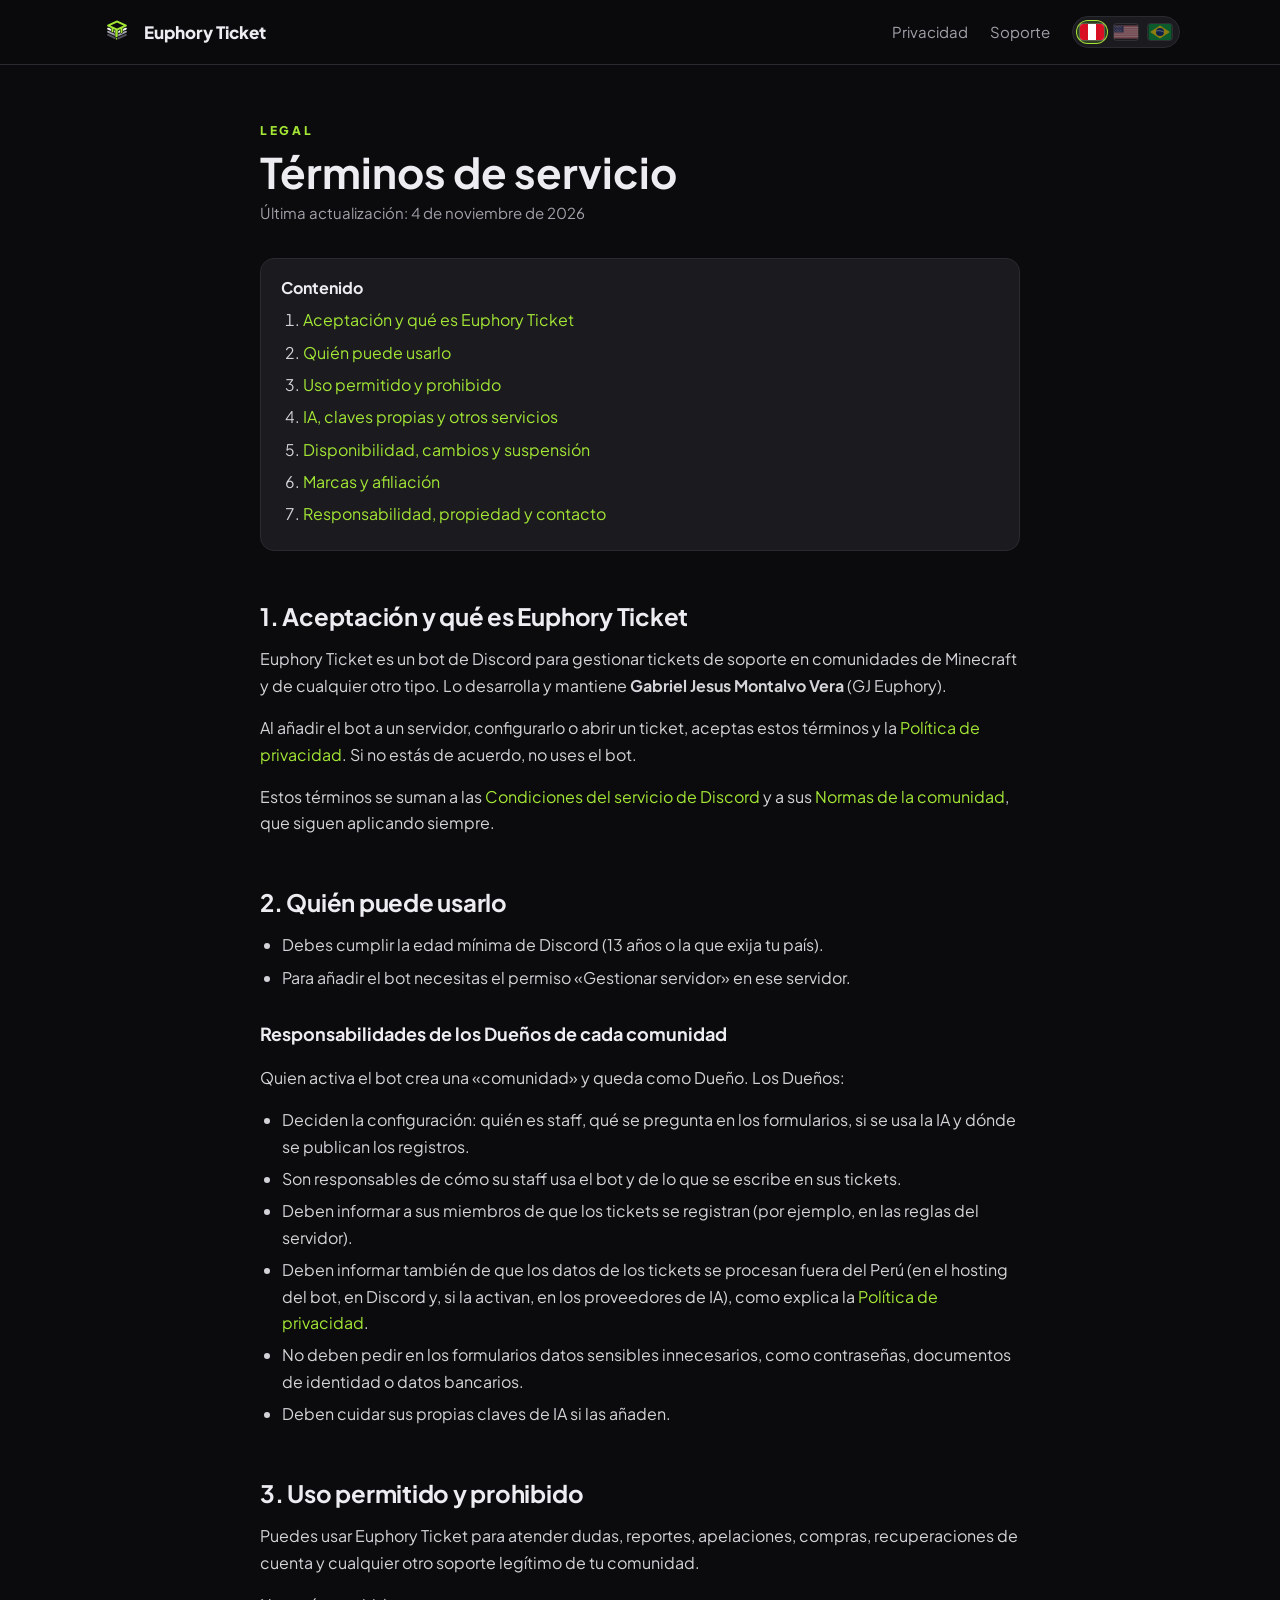
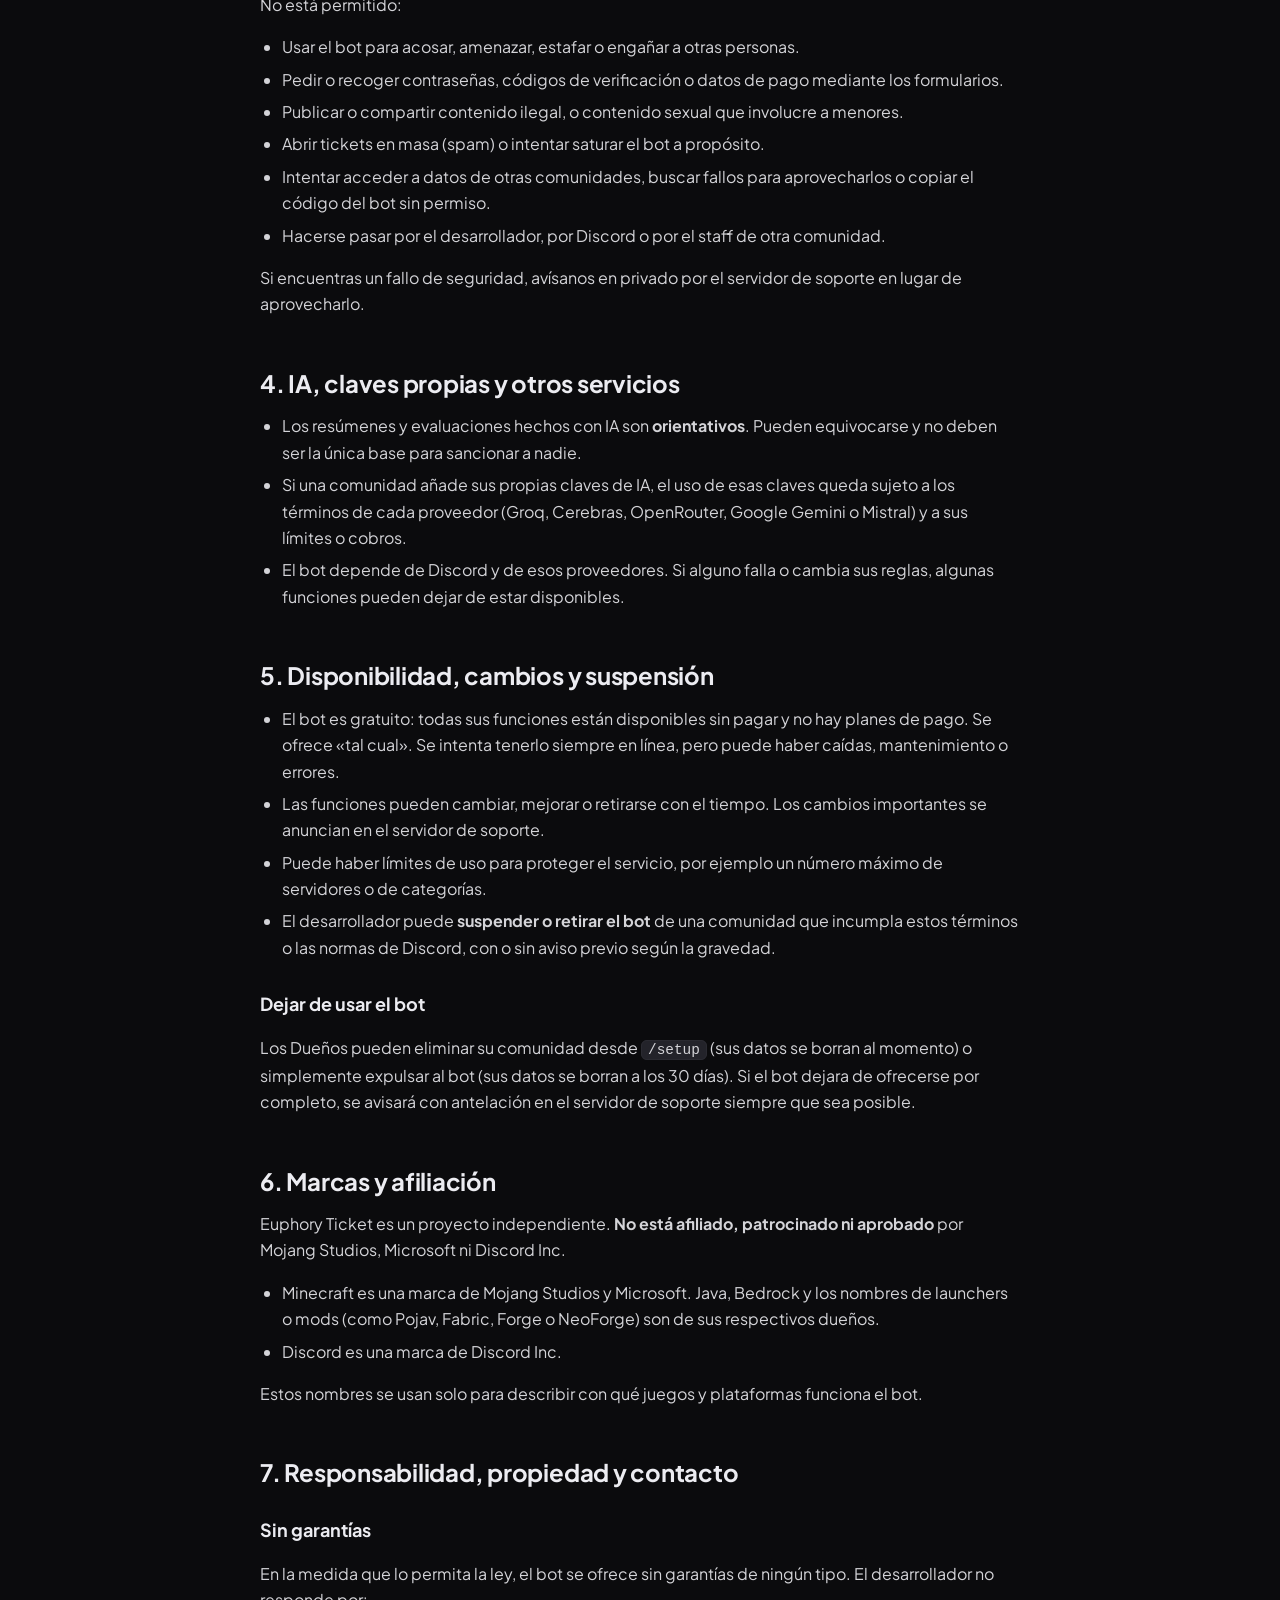
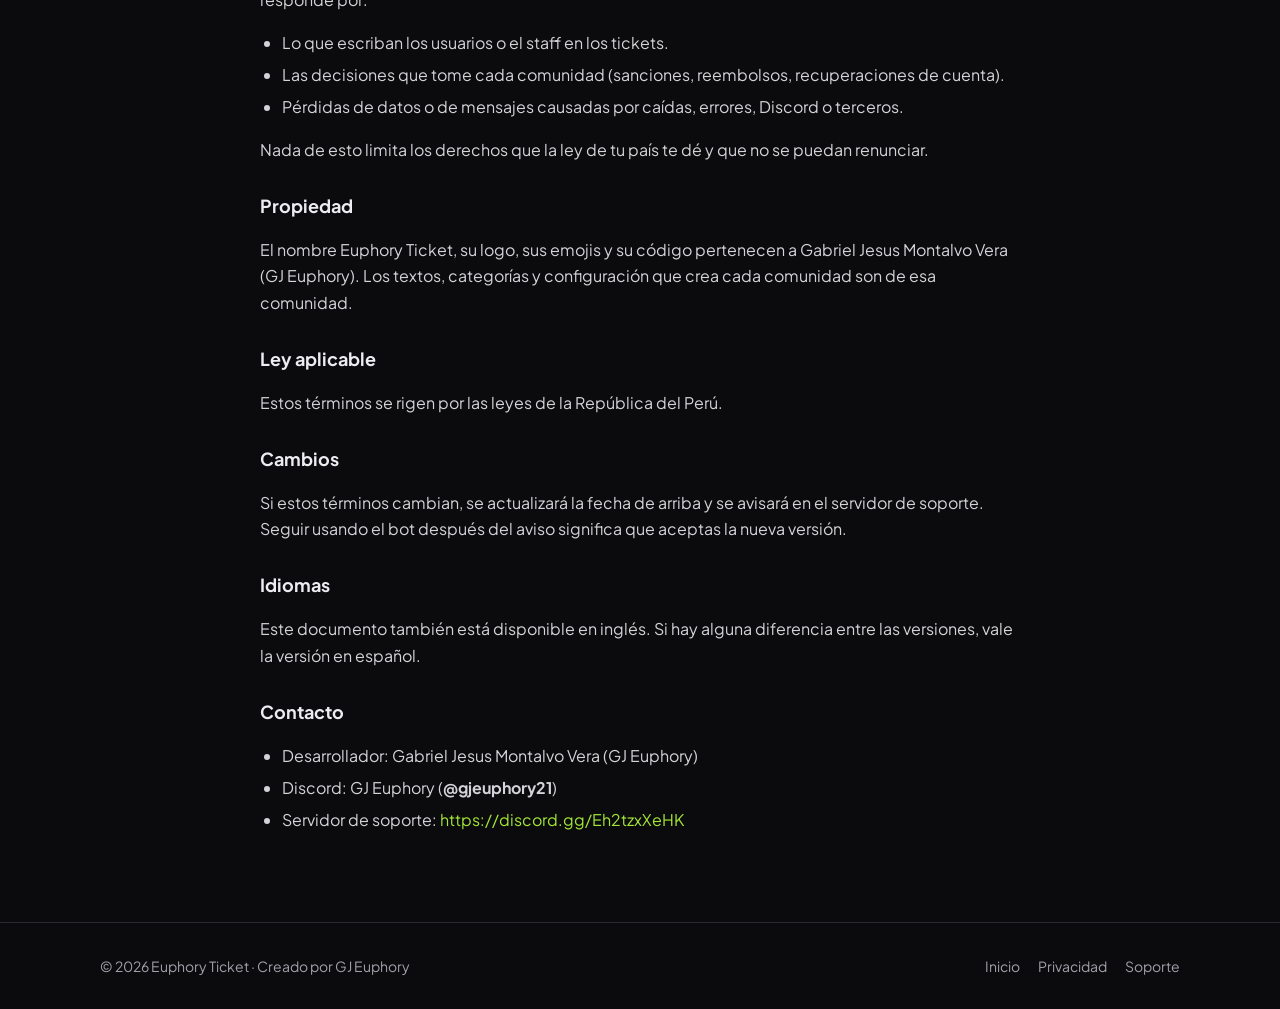
<file: terminos.html>
<!doctype html>
<html lang="es">
<head>
  <meta charset="utf-8">
  <meta name="viewport" content="width=device-width, initial-scale=1">
  <title>Términos de servicio · Euphory Ticket</title>
  <meta name="description" content="Las reglas para usar Euphory Ticket, el bot de tickets para Discord.">
  <meta name="theme-color" content="#a3e635">
  <link rel="alternate" hreflang="en" href="terms.html"><link rel="alternate" hreflang="pt" href="pt.html">
  <meta property="og:type" content="website">
  <meta property="og:site_name" content="Euphory Ticket">
  <meta property="og:title" content="Términos de servicio · Euphory Ticket">
  <meta property="og:description" content="Las reglas para usar Euphory Ticket, el bot de tickets para Discord.">
  <meta property="og:url" content="https://gj-euphory-21.github.io/euphory-tickets/terminos.html">
  <meta property="og:image" content="https://gj-euphory-21.github.io/euphory-tickets/preview.png">
  <meta property="og:image:width" content="1200">
  <meta property="og:image:height" content="630">
  <meta property="og:locale" content="es_PE">
  <meta name="twitter:card" content="summary_large_image">
  <meta name="twitter:image" content="https://gj-euphory-21.github.io/euphory-tickets/preview.png">
  <link rel="icon" href="[data-uri]">
  <link rel="preconnect" href="https://fonts.googleapis.com">
  <link rel="preconnect" href="https://fonts.gstatic.com" crossorigin>
  <link href="https://fonts.googleapis.com/css2?family=Plus+Jakarta+Sans:wght@400;600;700;800&display=swap" rel="stylesheet">
  <style>
/* Euphory Ticket · estilo de la web */
:root {
  --fondo: #0b0b0d;
  --fondo-2: #131316;
  --tarjeta: #1a1a1f;
  --borde: #2a2a31;
  --texto: #ececf1;
  --suave: #a1a1aa;
  --lima: #a3e635;
  --lima-osc: #65a30d;
  --rojo: #ef4444;
  --radio: 14px;
  --ancho: 1080px;
}

* { box-sizing: border-box; }
html { scroll-behavior: smooth; }
body {
  margin: 0;
  background: var(--fondo);
  color: var(--texto);
  font-family: 'Plus Jakarta Sans', system-ui, -apple-system, 'Segoe UI', sans-serif;
  font-size: 16px;
  line-height: 1.65;
  -webkit-font-smoothing: antialiased;
}
img { max-width: 100%; display: block; }
a { color: var(--lima); text-decoration: none; }
a:hover { text-decoration: underline; }

.contenedor { width: min(var(--ancho), 100% - 32px); margin-inline: auto; }

/* ---------- Barra superior ---------- */
.barra {
  position: sticky; top: 0; z-index: 10;
  background: color-mix(in srgb, var(--fondo) 85%, transparent);
  backdrop-filter: blur(10px);
  border-bottom: 1px solid var(--borde);
}
.barra .contenedor { display: flex; align-items: center; justify-content: space-between; gap: 16px; height: 64px; }
.marca { display: flex; align-items: center; gap: 10px; color: var(--texto); font-weight: 800; font-size: 17px; }
.marca:hover { text-decoration: none; }
.marca img { width: 34px; height: 34px; }
.menu { display: flex; gap: 22px; font-size: 15px; }
.menu a { color: var(--suave); }
.menu a:hover { color: var(--texto); text-decoration: none; }
@media (max-width: 640px) { .menu .opcional { display: none; } }

/* ---------- Botones ---------- */
.boton {
  display: inline-flex; align-items: center; gap: 8px;
  padding: 12px 22px; border-radius: 10px;
  font-weight: 700; font-size: 15px;
  border: 1px solid var(--borde);
  background: var(--tarjeta); color: var(--texto);
  transition: transform .15s ease, background .15s ease;
}
.boton:hover { text-decoration: none; transform: translateY(-1px); background: #22222a; }
.boton.principal { background: var(--lima); color: #0b0b0d; border-color: var(--lima); }
.boton.principal:hover { background: #b6f04f; }

/* ---------- Portada ---------- */
.portada { position: relative; overflow: hidden; padding: 72px 0 56px; }
.portada::before {
  content: ''; position: absolute; inset: -40% -10% auto auto; width: 700px; height: 700px;
  background: radial-gradient(closest-side, rgba(163, 230, 53, .16), transparent);
  pointer-events: none;
}
.portada .contenedor { display: grid; grid-template-columns: 1.05fr .95fr; gap: 48px; align-items: center; }
.etiqueta { color: var(--lima); font-weight: 800; letter-spacing: .22em; font-size: 12px; text-transform: uppercase; }
.portada h1 { font-size: clamp(36px, 6vw, 58px); line-height: 1.05; margin: 10px 0 18px; letter-spacing: -.02em; }
.portada h1 span { color: var(--lima); }
.portada p.lema { color: var(--suave); font-size: 18px; max-width: 34em; margin: 0 0 28px; }
.acciones { display: flex; flex-wrap: wrap; gap: 12px; }
.captura {
  border-radius: var(--radio); border: 1px solid var(--borde);
  box-shadow: 0 30px 80px -30px rgba(163, 230, 53, .25), 0 20px 50px -20px rgba(0, 0, 0, .8);
}
.portada .captura { max-height: 560px; width: auto; margin-left: auto; }
@media (max-width: 860px) {
  .portada { padding-top: 48px; }
  .portada .contenedor { grid-template-columns: 1fr; }
  .portada .captura { margin: 0 auto; max-height: 460px; }
}

/* ---------- Secciones ---------- */
section { padding: 64px 0; }
section.alterna { background: var(--fondo-2); border-block: 1px solid var(--borde); }
h2 { font-size: clamp(26px, 4vw, 36px); line-height: 1.15; margin: 0 0 12px; letter-spacing: -.01em; }
.intro { color: var(--suave); max-width: 40em; margin: 0 0 36px; }

.rejilla { display: grid; grid-template-columns: repeat(auto-fill, minmax(240px, 1fr)); gap: 16px; }
.funcion {
  background: var(--tarjeta); border: 1px solid var(--borde); border-radius: var(--radio);
  padding: 22px;
}
.funcion .icono {
  width: 40px; height: 40px; border-radius: 10px; margin-bottom: 14px;
  display: grid; place-items: center;
  background: rgba(163, 230, 53, .12); color: var(--lima);
}
.funcion .icono svg { width: 22px; height: 22px; }
.funcion h3 { margin: 0 0 6px; font-size: 17px; }
.funcion p { margin: 0; color: var(--suave); font-size: 15px; }

.dos { display: grid; grid-template-columns: 1fr 1fr; gap: 48px; align-items: center; }
@media (max-width: 860px) { .dos { grid-template-columns: 1fr; } }

.pasos { counter-reset: paso; list-style: none; padding: 0; margin: 0; display: grid; gap: 14px; }
.pasos li {
  counter-increment: paso; position: relative;
  background: var(--tarjeta); border: 1px solid var(--borde); border-radius: var(--radio);
  padding: 18px 20px 18px 66px;
}
.pasos li::before {
  content: counter(paso); position: absolute; left: 18px; top: 16px;
  width: 32px; height: 32px; border-radius: 50%;
  display: grid; place-items: center;
  background: var(--lima); color: #0b0b0d; font-weight: 800;
}
.pasos strong { display: block; }
.pasos span { color: var(--suave); font-size: 15px; }

code {
  font-family: ui-monospace, 'SFMono-Regular', Consolas, monospace; font-size: .9em;
  background: #23232a; border: 1px solid var(--borde); border-radius: 6px; padding: 1px 6px;
}

.comandos { width: 100%; border-collapse: collapse; font-size: 15px; }
.comandos td { padding: 12px 10px; border-bottom: 1px solid var(--borde); vertical-align: top; }
.comandos td:first-child { white-space: nowrap; width: 1%; }
.comandos td:last-child { color: var(--suave); }

.llamada { text-align: center; }
.llamada .acciones { justify-content: center; }

/* ---------- Páginas de texto (privacidad y términos) ---------- */
.documento { padding: 56px 0 72px; }
.documento .contenedor { max-width: 760px; }
.documento h1 { font-size: clamp(30px, 5vw, 42px); line-height: 1.1; margin: 8px 0 6px; }
.documento .fecha { color: var(--suave); margin: 0 0 32px; font-size: 15px; }
.documento h2 { font-size: 24px; margin: 44px 0 12px; padding-top: 8px; }
.documento h3 { font-size: 18px; margin: 28px 0 8px; }
.documento p, .documento li { color: #d4d4d8; }
.documento ul, .documento ol { padding-left: 22px; }
.documento li { margin: 6px 0; }
.documento .resumen {
  background: rgba(163, 230, 53, .08); border: 1px solid rgba(163, 230, 53, .35);
  border-radius: var(--radio); padding: 16px 20px; color: var(--texto);
}
.indice {
  background: var(--tarjeta); border: 1px solid var(--borde); border-radius: var(--radio);
  padding: 16px 20px; margin-bottom: 8px;
}
.indice strong { display: block; margin-bottom: 4px; }
.indice ol { margin: 0; }
.tabla { width: 100%; overflow-x: auto; margin: 16px 0; }
.tabla table { width: 100%; border-collapse: collapse; font-size: 15px; min-width: 520px; }
.tabla th, .tabla td { text-align: left; padding: 10px 12px; border-bottom: 1px solid var(--borde); vertical-align: top; }
.tabla th { color: var(--texto); background: var(--tarjeta); }
.tabla td { color: #d4d4d8; }

/* ---------- Pie ---------- */
footer { border-top: 1px solid var(--borde); padding: 32px 0; color: var(--suave); font-size: 14px; }
footer .contenedor { display: flex; flex-wrap: wrap; gap: 12px 24px; justify-content: space-between; align-items: center; }
footer nav { display: flex; flex-wrap: wrap; gap: 18px; }
footer a { color: var(--suave); }
footer a:hover { color: var(--texto); }

.idioma {
  display: inline-flex; align-items: center; gap: 4px; padding: 4px; border-radius: 999px;
  border: 1px solid var(--borde); background: var(--tarjeta);
}
.idioma a, .idioma span { display: inline-flex; padding: 3px; border-radius: 999px; line-height: 0; }
.idioma svg { width: 24px; height: 16px; border-radius: 3px; box-shadow: 0 0 0 1px rgba(255,255,255,.18); }
.idioma a { opacity: .5; transition: opacity .15s, transform .15s; }
.idioma a:hover { opacity: 1; transform: translateY(-1px); }
.idioma span { background: rgba(163,230,53,.18); box-shadow: 0 0 0 1px var(--lima); }
.menu { align-items: center; }
.marca { white-space: nowrap; }
/* Capturas: siempre con su proporción real */
.captura { height: auto !important; max-height: none !important; width: 100%; }
.portada .captura { width: 100%; max-width: 560px; }
.marco { position: relative; max-width: 560px; margin-left: auto; }
.marco::after { content: ''; position: absolute; left: 0; right: 0; bottom: 0; height: 140px; border-radius: 0 0 var(--radio) var(--radio);
  background: linear-gradient(180deg, rgba(11, 11, 13, 0), var(--fondo) 92%); pointer-events: none; }
@media (max-width: 860px) { .marco { margin: 0 auto; } }
@media (max-width: 480px) { .menu > a { display: none; } }
.rejilla { grid-template-columns: repeat(3, 1fr); }
@media (max-width: 860px) { .rejilla { grid-template-columns: repeat(2, 1fr); } }
@media (max-width: 560px) { .rejilla { grid-template-columns: 1fr; } }
</style>
</head>
<body>
  <header class="barra">
    <div class="contenedor">
      <a class="marca" href="./"><img src="[data-uri]" alt="">Euphory Ticket</a>
      <nav class="menu">
        <a href="privacidad.html">Privacidad</a>
        <a href="https://discord.gg/Eh2tzxXeHK">Soporte</a>
        <div class="idioma" role="navigation" aria-label="Idioma / Language"><span title="Español (Latinoamérica)" aria-current="true"><svg viewBox="0 0 30 20" aria-hidden="true"><rect width="30" height="20" fill="#fff"/><rect width="10" height="20" fill="#D91023"/><rect x="20" width="10" height="20" fill="#D91023"/></svg></span><a href="terms.html" hreflang="en" lang="en" title="English (US)" aria-label="English (US)"><svg viewBox="0 0 190 100" aria-hidden="true"><rect width="190" height="100" fill="#fff"/><rect y="0.000" width="190" height="7.692" fill="#B22234"/><rect y="15.385" width="190" height="7.692" fill="#B22234"/><rect y="30.769" width="190" height="7.692" fill="#B22234"/><rect y="46.154" width="190" height="7.692" fill="#B22234"/><rect y="61.538" width="190" height="7.692" fill="#B22234"/><rect y="76.923" width="190" height="7.692" fill="#B22234"/><rect y="92.308" width="190" height="7.692" fill="#B22234"/><rect width="76" height="53.85" fill="#3C3B6E"/><circle cx="6.0" cy="5.4" r="2.6" fill="#fff"/><circle cx="18.6" cy="5.4" r="2.6" fill="#fff"/><circle cx="31.2" cy="5.4" r="2.6" fill="#fff"/><circle cx="43.8" cy="5.4" r="2.6" fill="#fff"/><circle cx="56.4" cy="5.4" r="2.6" fill="#fff"/><circle cx="12.3" cy="16.0" r="2.6" fill="#fff"/><circle cx="24.900000000000002" cy="16.0" r="2.6" fill="#fff"/><circle cx="37.5" cy="16.0" r="2.6" fill="#fff"/><circle cx="50.099999999999994" cy="16.0" r="2.6" fill="#fff"/><circle cx="6.0" cy="26.6" r="2.6" fill="#fff"/><circle cx="18.6" cy="26.6" r="2.6" fill="#fff"/><circle cx="31.2" cy="26.6" r="2.6" fill="#fff"/><circle cx="43.8" cy="26.6" r="2.6" fill="#fff"/><circle cx="56.4" cy="26.6" r="2.6" fill="#fff"/><circle cx="12.3" cy="37.199999999999996" r="2.6" fill="#fff"/><circle cx="24.900000000000002" cy="37.199999999999996" r="2.6" fill="#fff"/><circle cx="37.5" cy="37.199999999999996" r="2.6" fill="#fff"/><circle cx="50.099999999999994" cy="37.199999999999996" r="2.6" fill="#fff"/><circle cx="6.0" cy="47.8" r="2.6" fill="#fff"/><circle cx="18.6" cy="47.8" r="2.6" fill="#fff"/><circle cx="31.2" cy="47.8" r="2.6" fill="#fff"/><circle cx="43.8" cy="47.8" r="2.6" fill="#fff"/><circle cx="56.4" cy="47.8" r="2.6" fill="#fff"/></svg></a><a href="pt.html" hreflang="pt" lang="pt" title="Português (Brasil)" aria-label="Português (Brasil)"><svg viewBox="0 0 20 14" aria-hidden="true"><rect width="20" height="14" fill="#009C3B"/><path d="M10 1.3 18.6 7 10 12.7 1.4 7Z" fill="#FFDF00"/><circle cx="10" cy="7" r="3.5" fill="#002776"/><path d="M6.6 6.2c2.3-.7 4.8-.4 6.8 1" stroke="#fff" stroke-width=".55" fill="none"/></svg></a></div>
      </nav>
    </div>
  </header>

  <main class="documento">
    <div class="contenedor">
      <div class="etiqueta">Legal</div>
      <h1>Términos de servicio</h1>
      <p class="fecha">Última actualización: 4 de noviembre de 2026</p>

      <nav class="indice">
        <strong>Contenido</strong>
        <ol>
          <li><a href="#aceptacion">Aceptación y qué es Euphory Ticket</a></li>
          <li><a href="#quien">Quién puede usarlo</a></li>
          <li><a href="#uso">Uso permitido y prohibido</a></li>
          <li><a href="#ia">IA, claves propias y otros servicios</a></li>
          <li><a href="#disponibilidad">Disponibilidad, cambios y suspensión</a></li>
          <li><a href="#marcas">Marcas y afiliación</a></li>
          <li><a href="#responsabilidad">Responsabilidad, propiedad y contacto</a></li>
        </ol>
      </nav>

      <h2 id="aceptacion">1. Aceptación y qué es Euphory Ticket</h2>
      <p>Euphory Ticket es un bot de Discord para gestionar tickets de soporte en comunidades de Minecraft y de cualquier otro tipo. Lo desarrolla y mantiene <strong>Gabriel Jesus Montalvo Vera</strong> (GJ Euphory).</p>
      <p>Al añadir el bot a un servidor, configurarlo o abrir un ticket, aceptas estos términos y la <a href="privacidad.html">Política de privacidad</a>. Si no estás de acuerdo, no uses el bot.</p>
      <p>Estos términos se suman a las <a href="https://discord.com/terms">Condiciones del servicio de Discord</a> y a sus <a href="https://discord.com/guidelines">Normas de la comunidad</a>, que siguen aplicando siempre.</p>

      <h2 id="quien">2. Quién puede usarlo</h2>
      <ul>
        <li>Debes cumplir la edad mínima de Discord (13 años o la que exija tu país).</li>
        <li>Para añadir el bot necesitas el permiso «Gestionar servidor» en ese servidor.</li>
      </ul>
      <h3>Responsabilidades de los Dueños de cada comunidad</h3>
      <p>Quien activa el bot crea una «comunidad» y queda como Dueño. Los Dueños:</p>
      <ul>
        <li>Deciden la configuración: quién es staff, qué se pregunta en los formularios, si se usa la IA y dónde se publican los registros.</li>
        <li>Son responsables de cómo su staff usa el bot y de lo que se escribe en sus tickets.</li>
        <li>Deben informar a sus miembros de que los tickets se registran (por ejemplo, en las reglas del servidor).</li>
        <li>Deben informar también de que los datos de los tickets se procesan fuera del Perú (en el hosting del bot, en Discord y, si la activan, en los proveedores de IA), como explica la <a href="privacidad.html">Política de privacidad</a>.</li>
        <li>No deben pedir en los formularios datos sensibles innecesarios, como contraseñas, documentos de identidad o datos bancarios.</li>
        <li>Deben cuidar sus propias claves de IA si las añaden.</li>
      </ul>

      <h2 id="uso">3. Uso permitido y prohibido</h2>
      <p>Puedes usar Euphory Ticket para atender dudas, reportes, apelaciones, compras, recuperaciones de cuenta y cualquier otro soporte legítimo de tu comunidad.</p>
      <p>No está permitido:</p>
      <ul>
        <li>Usar el bot para acosar, amenazar, estafar o engañar a otras personas.</li>
        <li>Pedir o recoger contraseñas, códigos de verificación o datos de pago mediante los formularios.</li>
        <li>Publicar o compartir contenido ilegal, o contenido sexual que involucre a menores.</li>
        <li>Abrir tickets en masa (spam) o intentar saturar el bot a propósito.</li>
        <li>Intentar acceder a datos de otras comunidades, buscar fallos para aprovecharlos o copiar el código del bot sin permiso.</li>
        <li>Hacerse pasar por el desarrollador, por Discord o por el staff de otra comunidad.</li>
      </ul>
      <p>Si encuentras un fallo de seguridad, avísanos en privado por el servidor de soporte en lugar de aprovecharlo.</p>

      <h2 id="ia">4. IA, claves propias y otros servicios</h2>
      <ul>
        <li>Los resúmenes y evaluaciones hechos con IA son <strong>orientativos</strong>. Pueden equivocarse y no deben ser la única base para sancionar a nadie.</li>
        <li>Si una comunidad añade sus propias claves de IA, el uso de esas claves queda sujeto a los términos de cada proveedor (Groq, Cerebras, OpenRouter, Google Gemini o Mistral) y a sus límites o cobros.</li>
        <li>El bot depende de Discord y de esos proveedores. Si alguno falla o cambia sus reglas, algunas funciones pueden dejar de estar disponibles.</li>
      </ul>

      <h2 id="disponibilidad">5. Disponibilidad, cambios y suspensión</h2>
      <ul>
        <li>El bot es gratuito: todas sus funciones están disponibles sin pagar y no hay planes de pago. Se ofrece «tal cual». Se intenta tenerlo siempre en línea, pero puede haber caídas, mantenimiento o errores.</li>
        <li>Las funciones pueden cambiar, mejorar o retirarse con el tiempo. Los cambios importantes se anuncian en el servidor de soporte.</li>
        <li>Puede haber límites de uso para proteger el servicio, por ejemplo un número máximo de servidores o de categorías.</li>
        <li>El desarrollador puede <strong>suspender o retirar el bot</strong> de una comunidad que incumpla estos términos o las normas de Discord, con o sin aviso previo según la gravedad.</li>
      </ul>
      <h3>Dejar de usar el bot</h3>
      <p>Los Dueños pueden eliminar su comunidad desde <code>/setup</code> (sus datos se borran al momento) o simplemente expulsar al bot (sus datos se borran a los 30 días). Si el bot dejara de ofrecerse por completo, se avisará con antelación en el servidor de soporte siempre que sea posible.</p>

      <h2 id="marcas">6. Marcas y afiliación</h2>
      <p>Euphory Ticket es un proyecto independiente. <strong>No está afiliado, patrocinado ni aprobado</strong> por Mojang Studios, Microsoft ni Discord Inc.</p>
      <ul>
        <li>Minecraft es una marca de Mojang Studios y Microsoft. Java, Bedrock y los nombres de launchers o mods (como Pojav, Fabric, Forge o NeoForge) son de sus respectivos dueños.</li>
        <li>Discord es una marca de Discord Inc.</li>
      </ul>
      <p>Estos nombres se usan solo para describir con qué juegos y plataformas funciona el bot.</p>

      <h2 id="responsabilidad">7. Responsabilidad, propiedad y contacto</h2>
      <h3>Sin garantías</h3>
      <p>En la medida que lo permita la ley, el bot se ofrece sin garantías de ningún tipo. El desarrollador no responde por:</p>
      <ul>
        <li>Lo que escriban los usuarios o el staff en los tickets.</li>
        <li>Las decisiones que tome cada comunidad (sanciones, reembolsos, recuperaciones de cuenta).</li>
        <li>Pérdidas de datos o de mensajes causadas por caídas, errores, Discord o terceros.</li>
      </ul>
      <p>Nada de esto limita los derechos que la ley de tu país te dé y que no se puedan renunciar.</p>
      <h3>Propiedad</h3>
      <p>El nombre Euphory Ticket, su logo, sus emojis y su código pertenecen a Gabriel Jesus Montalvo Vera (GJ Euphory). Los textos, categorías y configuración que crea cada comunidad son de esa comunidad.</p>
      <h3>Ley aplicable</h3>
      <p>Estos términos se rigen por las leyes de la República del Perú.</p>
      <h3>Cambios</h3>
      <p>Si estos términos cambian, se actualizará la fecha de arriba y se avisará en el servidor de soporte. Seguir usando el bot después del aviso significa que aceptas la nueva versión.</p>
      <h3>Idiomas</h3>
      <p>Este documento también está disponible en inglés. Si hay alguna diferencia entre las versiones, vale la versión en español.</p>
      <h3>Contacto</h3>
      <ul>
        <li>Desarrollador: Gabriel Jesus Montalvo Vera (GJ Euphory)</li>
        <li>Discord: GJ Euphory (<strong>@gjeuphory21</strong>)</li>
        <li>Servidor de soporte: <a href="https://discord.gg/Eh2tzxXeHK">https://discord.gg/Eh2tzxXeHK</a></li>
      </ul>
    </div>
  </main>

  <footer>
    <div class="contenedor">
      <span>© 2026 Euphory Ticket · Creado por GJ Euphory</span>
      <nav>
        <a href="./">Inicio</a>
        <a href="privacidad.html">Privacidad</a>
        <a href="https://discord.gg/Eh2tzxXeHK">Soporte</a>
      </nav>
    </div>
  </footer>
</body>
</html>
</file>
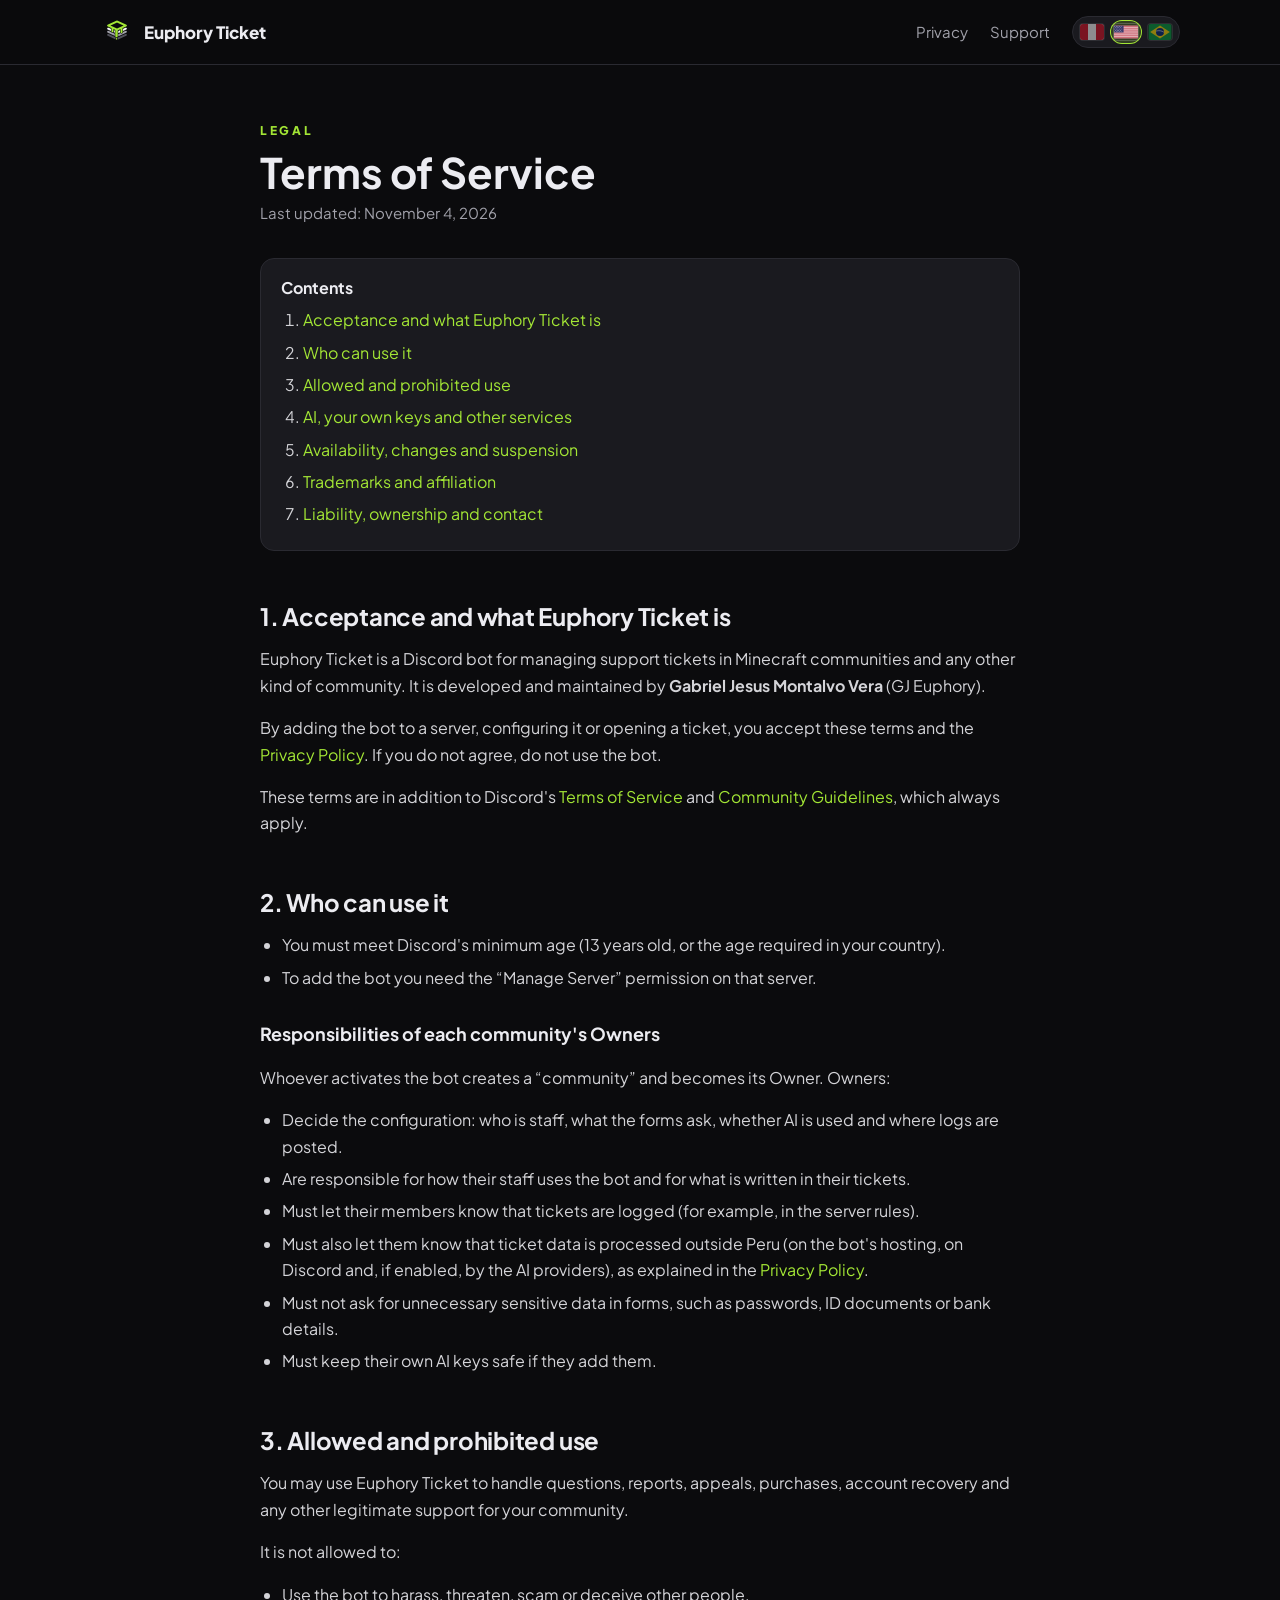
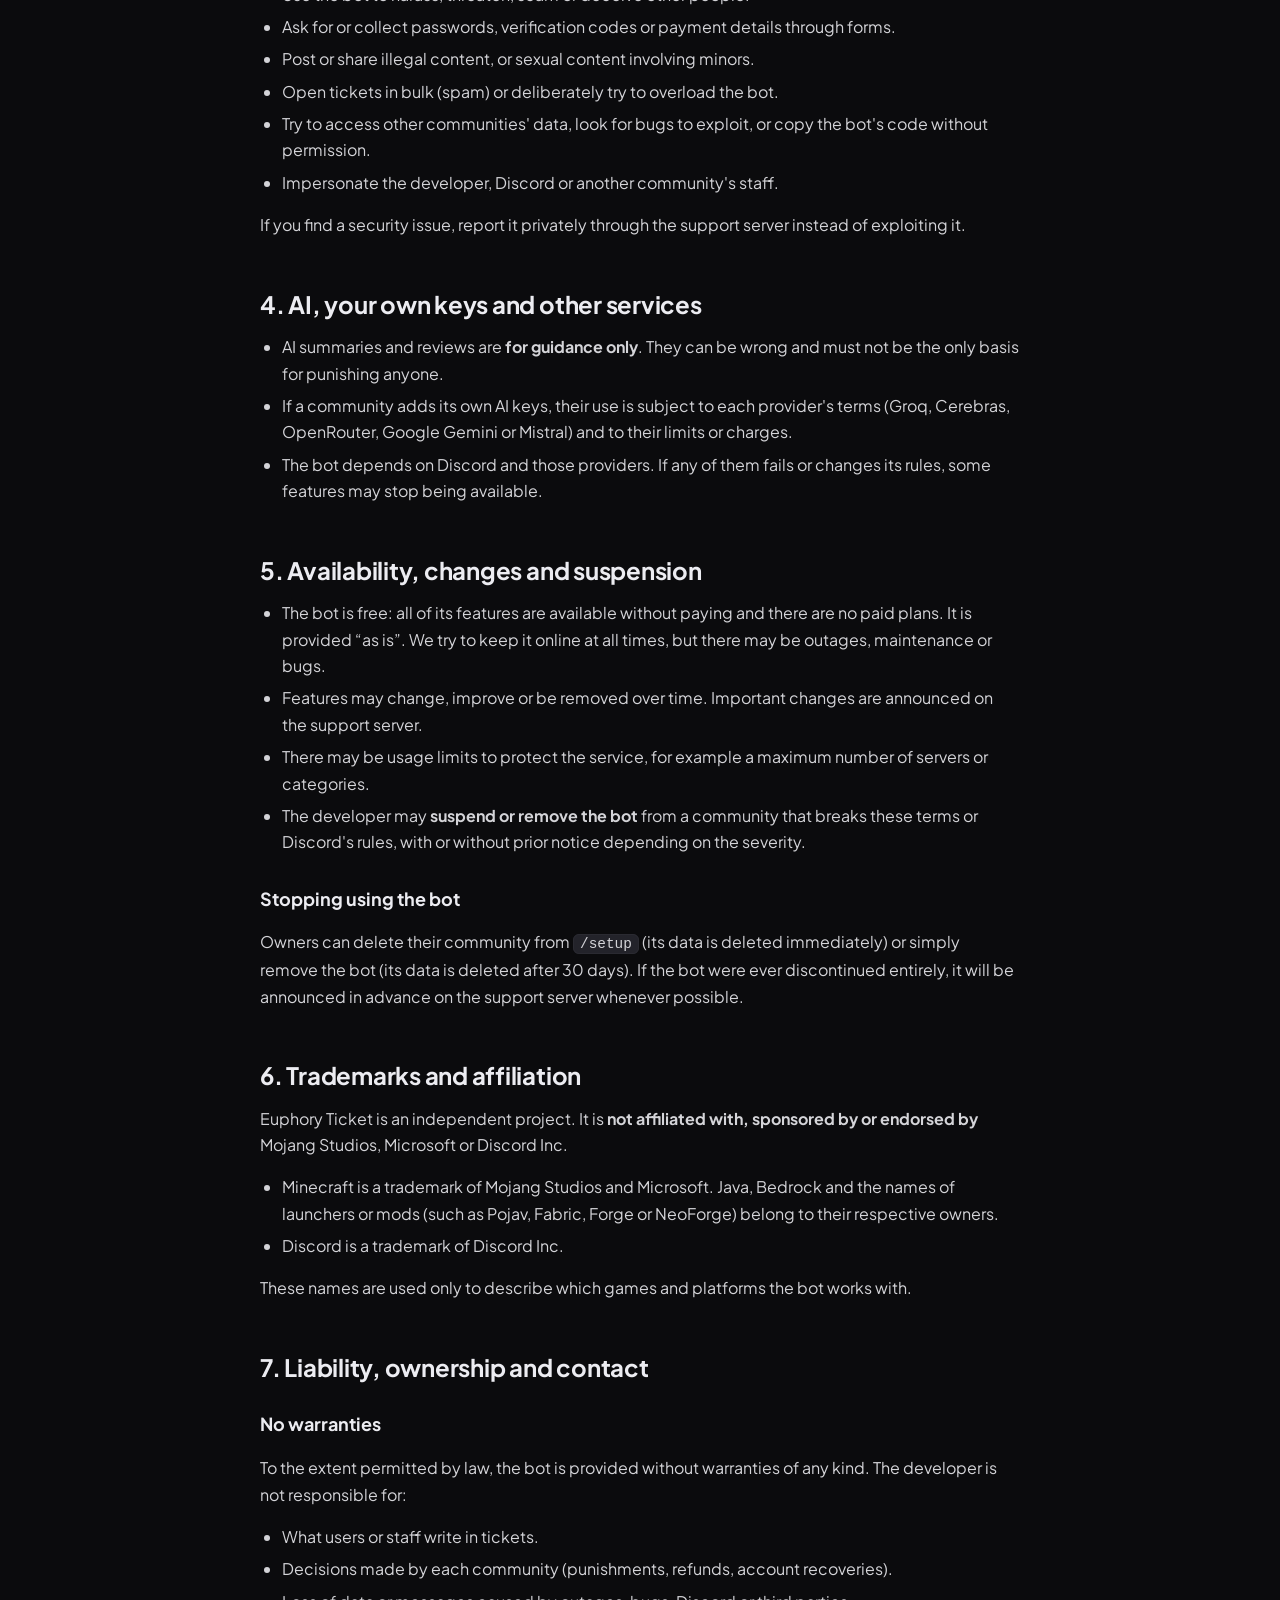
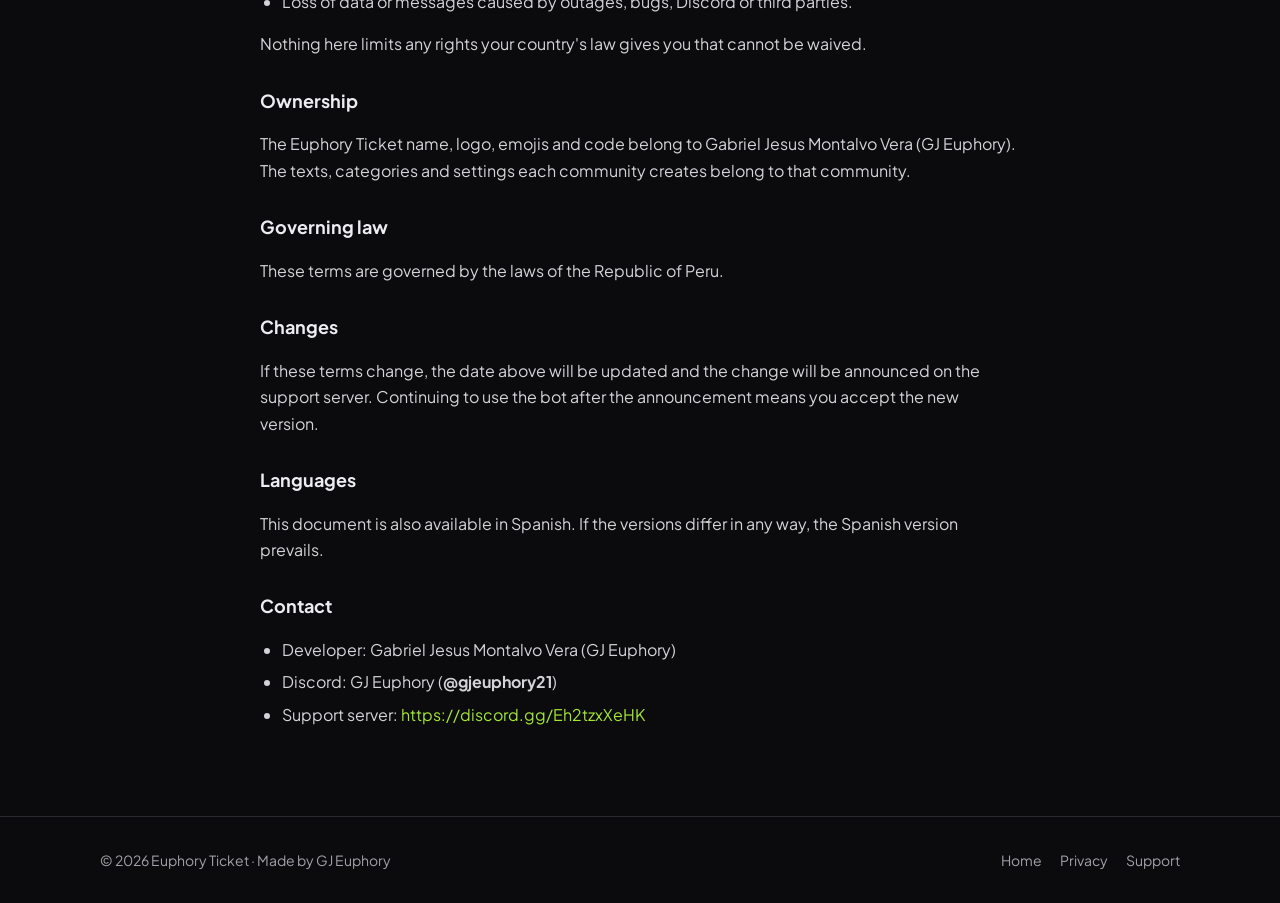
<file: terms.html>
<!doctype html>
<html lang="en">
<head>
  <meta charset="utf-8">
  <meta name="viewport" content="width=device-width, initial-scale=1">
  <title>Terms of Service · Euphory Ticket</title>
  <meta name="description" content="The rules for using Euphory Ticket, the ticket bot for Discord.">
  <meta name="theme-color" content="#a3e635">
  <link rel="alternate" hreflang="es" href="terminos.html"><link rel="alternate" hreflang="pt" href="pt.html">
  <meta property="og:type" content="website">
  <meta property="og:site_name" content="Euphory Ticket">
  <meta property="og:title" content="Terms of Service · Euphory Ticket">
  <meta property="og:description" content="The rules for using Euphory Ticket, the ticket bot for Discord.">
  <meta property="og:url" content="https://gj-euphory-21.github.io/euphory-tickets/terms.html">
  <meta property="og:image" content="https://gj-euphory-21.github.io/euphory-tickets/preview-en.png">
  <meta property="og:image:width" content="1200">
  <meta property="og:image:height" content="630">
  <meta property="og:locale" content="en_US">
  <meta name="twitter:card" content="summary_large_image">
  <meta name="twitter:image" content="https://gj-euphory-21.github.io/euphory-tickets/preview-en.png">
  <link rel="icon" href="[data-uri]">
  <link rel="preconnect" href="https://fonts.googleapis.com">
  <link rel="preconnect" href="https://fonts.gstatic.com" crossorigin>
  <link href="https://fonts.googleapis.com/css2?family=Plus+Jakarta+Sans:wght@400;600;700;800&display=swap" rel="stylesheet">
  <style>
/* Euphory Ticket · estilo de la web */
:root {
  --fondo: #0b0b0d;
  --fondo-2: #131316;
  --tarjeta: #1a1a1f;
  --borde: #2a2a31;
  --texto: #ececf1;
  --suave: #a1a1aa;
  --lima: #a3e635;
  --lima-osc: #65a30d;
  --rojo: #ef4444;
  --radio: 14px;
  --ancho: 1080px;
}

* { box-sizing: border-box; }
html { scroll-behavior: smooth; }
body {
  margin: 0;
  background: var(--fondo);
  color: var(--texto);
  font-family: 'Plus Jakarta Sans', system-ui, -apple-system, 'Segoe UI', sans-serif;
  font-size: 16px;
  line-height: 1.65;
  -webkit-font-smoothing: antialiased;
}
img { max-width: 100%; display: block; }
a { color: var(--lima); text-decoration: none; }
a:hover { text-decoration: underline; }

.contenedor { width: min(var(--ancho), 100% - 32px); margin-inline: auto; }

/* ---------- Barra superior ---------- */
.barra {
  position: sticky; top: 0; z-index: 10;
  background: color-mix(in srgb, var(--fondo) 85%, transparent);
  backdrop-filter: blur(10px);
  border-bottom: 1px solid var(--borde);
}
.barra .contenedor { display: flex; align-items: center; justify-content: space-between; gap: 16px; height: 64px; }
.marca { display: flex; align-items: center; gap: 10px; color: var(--texto); font-weight: 800; font-size: 17px; }
.marca:hover { text-decoration: none; }
.marca img { width: 34px; height: 34px; }
.menu { display: flex; gap: 22px; font-size: 15px; }
.menu a { color: var(--suave); }
.menu a:hover { color: var(--texto); text-decoration: none; }
@media (max-width: 640px) { .menu .opcional { display: none; } }

/* ---------- Botones ---------- */
.boton {
  display: inline-flex; align-items: center; gap: 8px;
  padding: 12px 22px; border-radius: 10px;
  font-weight: 700; font-size: 15px;
  border: 1px solid var(--borde);
  background: var(--tarjeta); color: var(--texto);
  transition: transform .15s ease, background .15s ease;
}
.boton:hover { text-decoration: none; transform: translateY(-1px); background: #22222a; }
.boton.principal { background: var(--lima); color: #0b0b0d; border-color: var(--lima); }
.boton.principal:hover { background: #b6f04f; }

/* ---------- Portada ---------- */
.portada { position: relative; overflow: hidden; padding: 72px 0 56px; }
.portada::before {
  content: ''; position: absolute; inset: -40% -10% auto auto; width: 700px; height: 700px;
  background: radial-gradient(closest-side, rgba(163, 230, 53, .16), transparent);
  pointer-events: none;
}
.portada .contenedor { display: grid; grid-template-columns: 1.05fr .95fr; gap: 48px; align-items: center; }
.etiqueta { color: var(--lima); font-weight: 800; letter-spacing: .22em; font-size: 12px; text-transform: uppercase; }
.portada h1 { font-size: clamp(36px, 6vw, 58px); line-height: 1.05; margin: 10px 0 18px; letter-spacing: -.02em; }
.portada h1 span { color: var(--lima); }
.portada p.lema { color: var(--suave); font-size: 18px; max-width: 34em; margin: 0 0 28px; }
.acciones { display: flex; flex-wrap: wrap; gap: 12px; }
.captura {
  border-radius: var(--radio); border: 1px solid var(--borde);
  box-shadow: 0 30px 80px -30px rgba(163, 230, 53, .25), 0 20px 50px -20px rgba(0, 0, 0, .8);
}
.portada .captura { max-height: 560px; width: auto; margin-left: auto; }
@media (max-width: 860px) {
  .portada { padding-top: 48px; }
  .portada .contenedor { grid-template-columns: 1fr; }
  .portada .captura { margin: 0 auto; max-height: 460px; }
}

/* ---------- Secciones ---------- */
section { padding: 64px 0; }
section.alterna { background: var(--fondo-2); border-block: 1px solid var(--borde); }
h2 { font-size: clamp(26px, 4vw, 36px); line-height: 1.15; margin: 0 0 12px; letter-spacing: -.01em; }
.intro { color: var(--suave); max-width: 40em; margin: 0 0 36px; }

.rejilla { display: grid; grid-template-columns: repeat(auto-fill, minmax(240px, 1fr)); gap: 16px; }
.funcion {
  background: var(--tarjeta); border: 1px solid var(--borde); border-radius: var(--radio);
  padding: 22px;
}
.funcion .icono {
  width: 40px; height: 40px; border-radius: 10px; margin-bottom: 14px;
  display: grid; place-items: center;
  background: rgba(163, 230, 53, .12); color: var(--lima);
}
.funcion .icono svg { width: 22px; height: 22px; }
.funcion h3 { margin: 0 0 6px; font-size: 17px; }
.funcion p { margin: 0; color: var(--suave); font-size: 15px; }

.dos { display: grid; grid-template-columns: 1fr 1fr; gap: 48px; align-items: center; }
@media (max-width: 860px) { .dos { grid-template-columns: 1fr; } }

.pasos { counter-reset: paso; list-style: none; padding: 0; margin: 0; display: grid; gap: 14px; }
.pasos li {
  counter-increment: paso; position: relative;
  background: var(--tarjeta); border: 1px solid var(--borde); border-radius: var(--radio);
  padding: 18px 20px 18px 66px;
}
.pasos li::before {
  content: counter(paso); position: absolute; left: 18px; top: 16px;
  width: 32px; height: 32px; border-radius: 50%;
  display: grid; place-items: center;
  background: var(--lima); color: #0b0b0d; font-weight: 800;
}
.pasos strong { display: block; }
.pasos span { color: var(--suave); font-size: 15px; }

code {
  font-family: ui-monospace, 'SFMono-Regular', Consolas, monospace; font-size: .9em;
  background: #23232a; border: 1px solid var(--borde); border-radius: 6px; padding: 1px 6px;
}

.comandos { width: 100%; border-collapse: collapse; font-size: 15px; }
.comandos td { padding: 12px 10px; border-bottom: 1px solid var(--borde); vertical-align: top; }
.comandos td:first-child { white-space: nowrap; width: 1%; }
.comandos td:last-child { color: var(--suave); }

.llamada { text-align: center; }
.llamada .acciones { justify-content: center; }

/* ---------- Páginas de texto (privacidad y términos) ---------- */
.documento { padding: 56px 0 72px; }
.documento .contenedor { max-width: 760px; }
.documento h1 { font-size: clamp(30px, 5vw, 42px); line-height: 1.1; margin: 8px 0 6px; }
.documento .fecha { color: var(--suave); margin: 0 0 32px; font-size: 15px; }
.documento h2 { font-size: 24px; margin: 44px 0 12px; padding-top: 8px; }
.documento h3 { font-size: 18px; margin: 28px 0 8px; }
.documento p, .documento li { color: #d4d4d8; }
.documento ul, .documento ol { padding-left: 22px; }
.documento li { margin: 6px 0; }
.documento .resumen {
  background: rgba(163, 230, 53, .08); border: 1px solid rgba(163, 230, 53, .35);
  border-radius: var(--radio); padding: 16px 20px; color: var(--texto);
}
.indice {
  background: var(--tarjeta); border: 1px solid var(--borde); border-radius: var(--radio);
  padding: 16px 20px; margin-bottom: 8px;
}
.indice strong { display: block; margin-bottom: 4px; }
.indice ol { margin: 0; }
.tabla { width: 100%; overflow-x: auto; margin: 16px 0; }
.tabla table { width: 100%; border-collapse: collapse; font-size: 15px; min-width: 520px; }
.tabla th, .tabla td { text-align: left; padding: 10px 12px; border-bottom: 1px solid var(--borde); vertical-align: top; }
.tabla th { color: var(--texto); background: var(--tarjeta); }
.tabla td { color: #d4d4d8; }

/* ---------- Pie ---------- */
footer { border-top: 1px solid var(--borde); padding: 32px 0; color: var(--suave); font-size: 14px; }
footer .contenedor { display: flex; flex-wrap: wrap; gap: 12px 24px; justify-content: space-between; align-items: center; }
footer nav { display: flex; flex-wrap: wrap; gap: 18px; }
footer a { color: var(--suave); }
footer a:hover { color: var(--texto); }

.idioma {
  display: inline-flex; align-items: center; gap: 4px; padding: 4px; border-radius: 999px;
  border: 1px solid var(--borde); background: var(--tarjeta);
}
.idioma a, .idioma span { display: inline-flex; padding: 3px; border-radius: 999px; line-height: 0; }
.idioma svg { width: 24px; height: 16px; border-radius: 3px; box-shadow: 0 0 0 1px rgba(255,255,255,.18); }
.idioma a { opacity: .5; transition: opacity .15s, transform .15s; }
.idioma a:hover { opacity: 1; transform: translateY(-1px); }
.idioma span { background: rgba(163,230,53,.18); box-shadow: 0 0 0 1px var(--lima); }
.menu { align-items: center; }
.marca { white-space: nowrap; }
/* Capturas: siempre con su proporción real */
.captura { height: auto !important; max-height: none !important; width: 100%; }
.portada .captura { width: 100%; max-width: 560px; }
.marco { position: relative; max-width: 560px; margin-left: auto; }
.marco::after { content: ''; position: absolute; left: 0; right: 0; bottom: 0; height: 140px; border-radius: 0 0 var(--radio) var(--radio);
  background: linear-gradient(180deg, rgba(11, 11, 13, 0), var(--fondo) 92%); pointer-events: none; }
@media (max-width: 860px) { .marco { margin: 0 auto; } }
@media (max-width: 480px) { .menu > a { display: none; } }
.rejilla { grid-template-columns: repeat(3, 1fr); }
@media (max-width: 860px) { .rejilla { grid-template-columns: repeat(2, 1fr); } }
@media (max-width: 560px) { .rejilla { grid-template-columns: 1fr; } }
</style>
</head>
<body>
  <header class="barra">
    <div class="contenedor">
      <a class="marca" href="en.html"><img src="[data-uri]" alt="">Euphory Ticket</a>
      <nav class="menu">
        <a href="privacy.html">Privacy</a>
        <a href="https://discord.gg/Eh2tzxXeHK">Support</a>
        <div class="idioma" role="navigation" aria-label="Idioma / Language"><a href="terminos.html" hreflang="es" lang="es" title="Español (Latinoamérica)" aria-label="Español (Latinoamérica)"><svg viewBox="0 0 30 20" aria-hidden="true"><rect width="30" height="20" fill="#fff"/><rect width="10" height="20" fill="#D91023"/><rect x="20" width="10" height="20" fill="#D91023"/></svg></a><span title="English (US)" aria-current="true"><svg viewBox="0 0 190 100" aria-hidden="true"><rect width="190" height="100" fill="#fff"/><rect y="0.000" width="190" height="7.692" fill="#B22234"/><rect y="15.385" width="190" height="7.692" fill="#B22234"/><rect y="30.769" width="190" height="7.692" fill="#B22234"/><rect y="46.154" width="190" height="7.692" fill="#B22234"/><rect y="61.538" width="190" height="7.692" fill="#B22234"/><rect y="76.923" width="190" height="7.692" fill="#B22234"/><rect y="92.308" width="190" height="7.692" fill="#B22234"/><rect width="76" height="53.85" fill="#3C3B6E"/><circle cx="6.0" cy="5.4" r="2.6" fill="#fff"/><circle cx="18.6" cy="5.4" r="2.6" fill="#fff"/><circle cx="31.2" cy="5.4" r="2.6" fill="#fff"/><circle cx="43.8" cy="5.4" r="2.6" fill="#fff"/><circle cx="56.4" cy="5.4" r="2.6" fill="#fff"/><circle cx="12.3" cy="16.0" r="2.6" fill="#fff"/><circle cx="24.900000000000002" cy="16.0" r="2.6" fill="#fff"/><circle cx="37.5" cy="16.0" r="2.6" fill="#fff"/><circle cx="50.099999999999994" cy="16.0" r="2.6" fill="#fff"/><circle cx="6.0" cy="26.6" r="2.6" fill="#fff"/><circle cx="18.6" cy="26.6" r="2.6" fill="#fff"/><circle cx="31.2" cy="26.6" r="2.6" fill="#fff"/><circle cx="43.8" cy="26.6" r="2.6" fill="#fff"/><circle cx="56.4" cy="26.6" r="2.6" fill="#fff"/><circle cx="12.3" cy="37.199999999999996" r="2.6" fill="#fff"/><circle cx="24.900000000000002" cy="37.199999999999996" r="2.6" fill="#fff"/><circle cx="37.5" cy="37.199999999999996" r="2.6" fill="#fff"/><circle cx="50.099999999999994" cy="37.199999999999996" r="2.6" fill="#fff"/><circle cx="6.0" cy="47.8" r="2.6" fill="#fff"/><circle cx="18.6" cy="47.8" r="2.6" fill="#fff"/><circle cx="31.2" cy="47.8" r="2.6" fill="#fff"/><circle cx="43.8" cy="47.8" r="2.6" fill="#fff"/><circle cx="56.4" cy="47.8" r="2.6" fill="#fff"/></svg></span><a href="pt.html" hreflang="pt" lang="pt" title="Português (Brasil)" aria-label="Português (Brasil)"><svg viewBox="0 0 20 14" aria-hidden="true"><rect width="20" height="14" fill="#009C3B"/><path d="M10 1.3 18.6 7 10 12.7 1.4 7Z" fill="#FFDF00"/><circle cx="10" cy="7" r="3.5" fill="#002776"/><path d="M6.6 6.2c2.3-.7 4.8-.4 6.8 1" stroke="#fff" stroke-width=".55" fill="none"/></svg></a></div>
      </nav>
    </div>
  </header>

  <main class="documento">
    <div class="contenedor">
      <div class="etiqueta">Legal</div>
      <h1>Terms of Service</h1>
      <p class="fecha">Last updated: November 4, 2026</p>

      <nav class="indice">
        <strong>Contents</strong>
        <ol>
          <li><a href="#acceptance">Acceptance and what Euphory Ticket is</a></li>
          <li><a href="#who">Who can use it</a></li>
          <li><a href="#use">Allowed and prohibited use</a></li>
          <li><a href="#ai">AI, your own keys and other services</a></li>
          <li><a href="#availability">Availability, changes and suspension</a></li>
          <li><a href="#trademarks">Trademarks and affiliation</a></li>
          <li><a href="#liability">Liability, ownership and contact</a></li>
        </ol>
      </nav>

      <h2 id="acceptance">1. Acceptance and what Euphory Ticket is</h2>
      <p>Euphory Ticket is a Discord bot for managing support tickets in Minecraft communities and any other kind of community. It is developed and maintained by <strong>Gabriel Jesus Montalvo Vera</strong> (GJ Euphory).</p>
      <p>By adding the bot to a server, configuring it or opening a ticket, you accept these terms and the <a href="privacy.html">Privacy Policy</a>. If you do not agree, do not use the bot.</p>
      <p>These terms are in addition to Discord's <a href="https://discord.com/terms">Terms of Service</a> and <a href="https://discord.com/guidelines">Community Guidelines</a>, which always apply.</p>

      <h2 id="who">2. Who can use it</h2>
      <ul>
        <li>You must meet Discord's minimum age (13 years old, or the age required in your country).</li>
        <li>To add the bot you need the “Manage Server” permission on that server.</li>
      </ul>
      <h3>Responsibilities of each community's Owners</h3>
      <p>Whoever activates the bot creates a “community” and becomes its Owner. Owners:</p>
      <ul>
        <li>Decide the configuration: who is staff, what the forms ask, whether AI is used and where logs are posted.</li>
        <li>Are responsible for how their staff uses the bot and for what is written in their tickets.</li>
        <li>Must let their members know that tickets are logged (for example, in the server rules).</li>
        <li>Must also let them know that ticket data is processed outside Peru (on the bot's hosting, on Discord and, if enabled, by the AI providers), as explained in the <a href="privacy.html">Privacy Policy</a>.</li>
        <li>Must not ask for unnecessary sensitive data in forms, such as passwords, ID documents or bank details.</li>
        <li>Must keep their own AI keys safe if they add them.</li>
      </ul>

      <h2 id="use">3. Allowed and prohibited use</h2>
      <p>You may use Euphory Ticket to handle questions, reports, appeals, purchases, account recovery and any other legitimate support for your community.</p>
      <p>It is not allowed to:</p>
      <ul>
        <li>Use the bot to harass, threaten, scam or deceive other people.</li>
        <li>Ask for or collect passwords, verification codes or payment details through forms.</li>
        <li>Post or share illegal content, or sexual content involving minors.</li>
        <li>Open tickets in bulk (spam) or deliberately try to overload the bot.</li>
        <li>Try to access other communities' data, look for bugs to exploit, or copy the bot's code without permission.</li>
        <li>Impersonate the developer, Discord or another community's staff.</li>
      </ul>
      <p>If you find a security issue, report it privately through the support server instead of exploiting it.</p>

      <h2 id="ai">4. AI, your own keys and other services</h2>
      <ul>
        <li>AI summaries and reviews are <strong>for guidance only</strong>. They can be wrong and must not be the only basis for punishing anyone.</li>
        <li>If a community adds its own AI keys, their use is subject to each provider's terms (Groq, Cerebras, OpenRouter, Google Gemini or Mistral) and to their limits or charges.</li>
        <li>The bot depends on Discord and those providers. If any of them fails or changes its rules, some features may stop being available.</li>
      </ul>

      <h2 id="availability">5. Availability, changes and suspension</h2>
      <ul>
        <li>The bot is free: all of its features are available without paying and there are no paid plans. It is provided “as is”. We try to keep it online at all times, but there may be outages, maintenance or bugs.</li>
        <li>Features may change, improve or be removed over time. Important changes are announced on the support server.</li>
        <li>There may be usage limits to protect the service, for example a maximum number of servers or categories.</li>
        <li>The developer may <strong>suspend or remove the bot</strong> from a community that breaks these terms or Discord's rules, with or without prior notice depending on the severity.</li>
      </ul>
      <h3>Stopping using the bot</h3>
      <p>Owners can delete their community from <code>/setup</code> (its data is deleted immediately) or simply remove the bot (its data is deleted after 30 days). If the bot were ever discontinued entirely, it will be announced in advance on the support server whenever possible.</p>

      <h2 id="trademarks">6. Trademarks and affiliation</h2>
      <p>Euphory Ticket is an independent project. It is <strong>not affiliated with, sponsored by or endorsed by</strong> Mojang Studios, Microsoft or Discord Inc.</p>
      <ul>
        <li>Minecraft is a trademark of Mojang Studios and Microsoft. Java, Bedrock and the names of launchers or mods (such as Pojav, Fabric, Forge or NeoForge) belong to their respective owners.</li>
        <li>Discord is a trademark of Discord Inc.</li>
      </ul>
      <p>These names are used only to describe which games and platforms the bot works with.</p>

      <h2 id="liability">7. Liability, ownership and contact</h2>
      <h3>No warranties</h3>
      <p>To the extent permitted by law, the bot is provided without warranties of any kind. The developer is not responsible for:</p>
      <ul>
        <li>What users or staff write in tickets.</li>
        <li>Decisions made by each community (punishments, refunds, account recoveries).</li>
        <li>Loss of data or messages caused by outages, bugs, Discord or third parties.</li>
      </ul>
      <p>Nothing here limits any rights your country's law gives you that cannot be waived.</p>
      <h3>Ownership</h3>
      <p>The Euphory Ticket name, logo, emojis and code belong to Gabriel Jesus Montalvo Vera (GJ Euphory). The texts, categories and settings each community creates belong to that community.</p>
      <h3>Governing law</h3>
      <p>These terms are governed by the laws of the Republic of Peru.</p>
      <h3>Changes</h3>
      <p>If these terms change, the date above will be updated and the change will be announced on the support server. Continuing to use the bot after the announcement means you accept the new version.</p>
      <h3>Languages</h3>
      <p>This document is also available in Spanish. If the versions differ in any way, the Spanish version prevails.</p>
      <h3>Contact</h3>
      <ul>
        <li>Developer: Gabriel Jesus Montalvo Vera (GJ Euphory)</li>
        <li>Discord: GJ Euphory (<strong>@gjeuphory21</strong>)</li>
        <li>Support server: <a href="https://discord.gg/Eh2tzxXeHK">https://discord.gg/Eh2tzxXeHK</a></li>
      </ul>
    </div>
  </main>

  <footer>
    <div class="contenedor">
      <span>© 2026 Euphory Ticket · Made by GJ Euphory</span>
      <nav>
        <a href="en.html">Home</a>
        <a href="privacy.html">Privacy</a>
        <a href="https://discord.gg/Eh2tzxXeHK">Support</a>
      </nav>
    </div>
  </footer>
</body>
</html>
</file>
